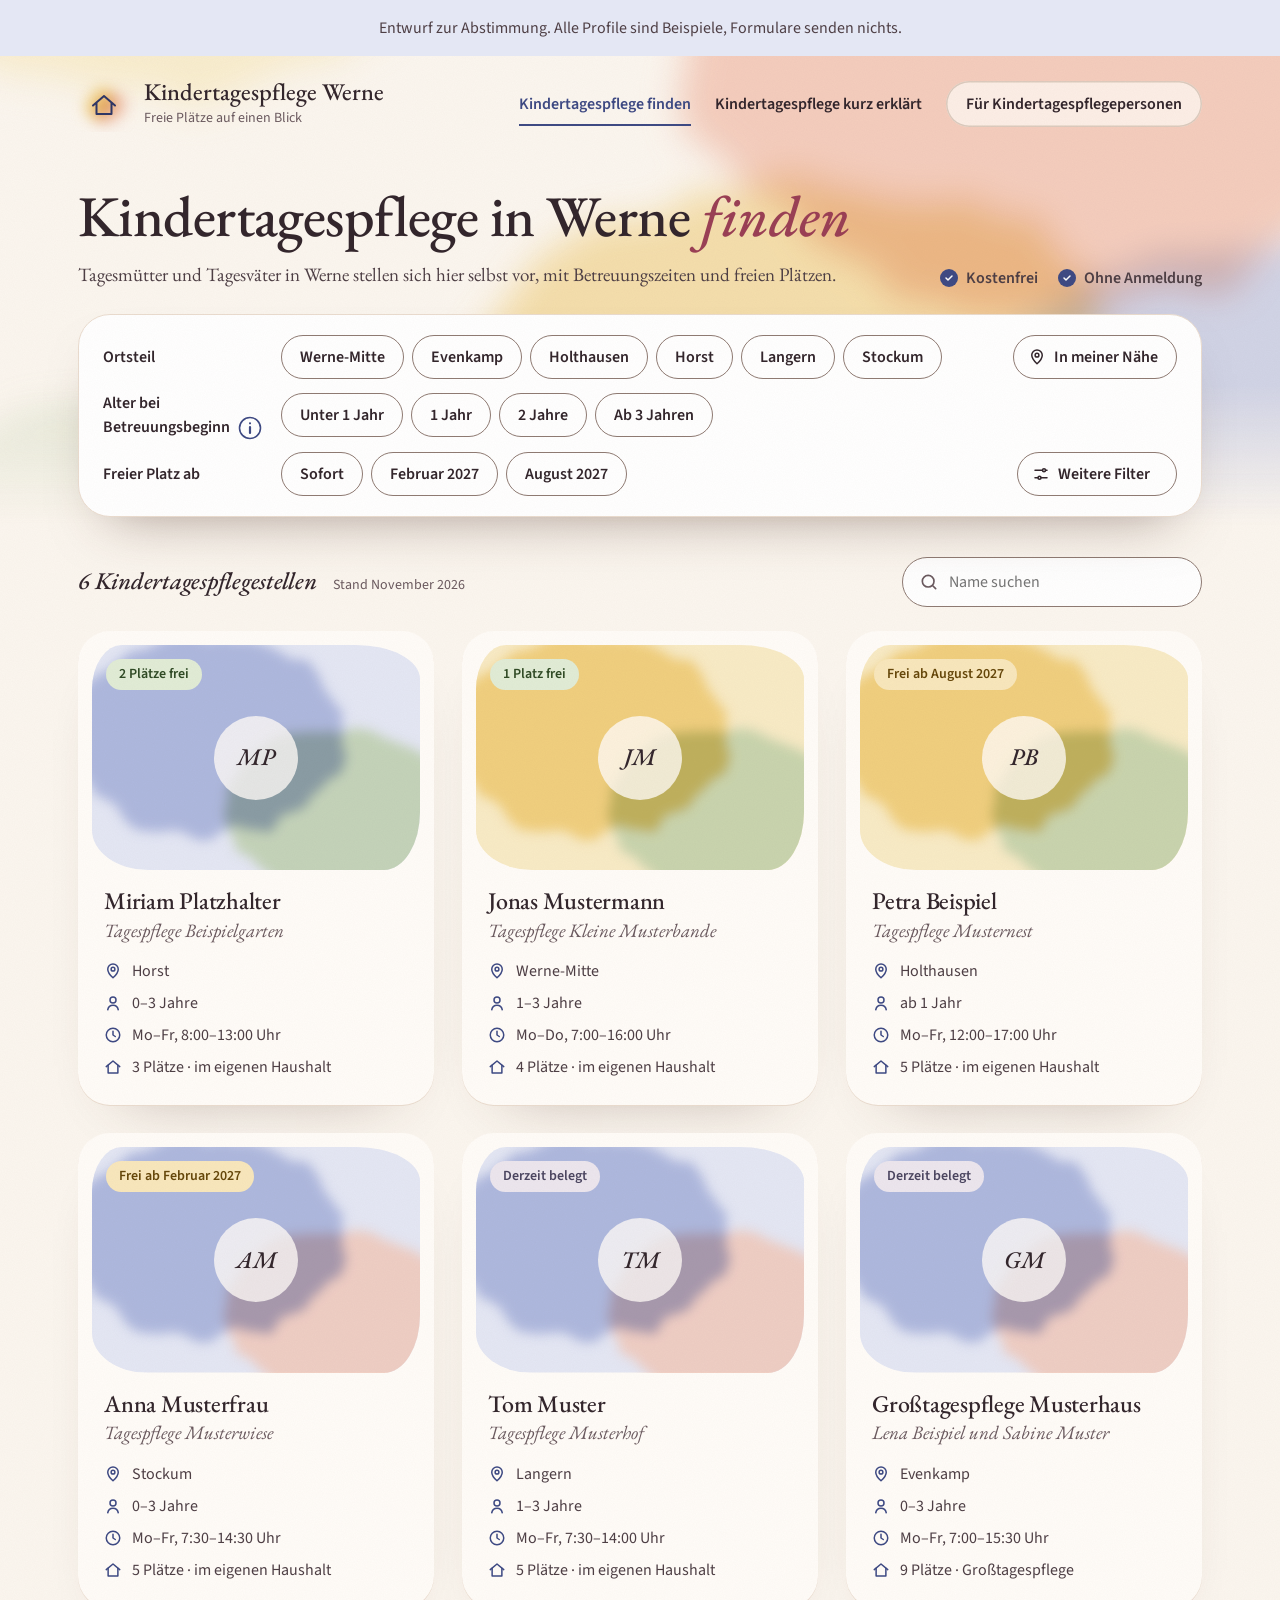
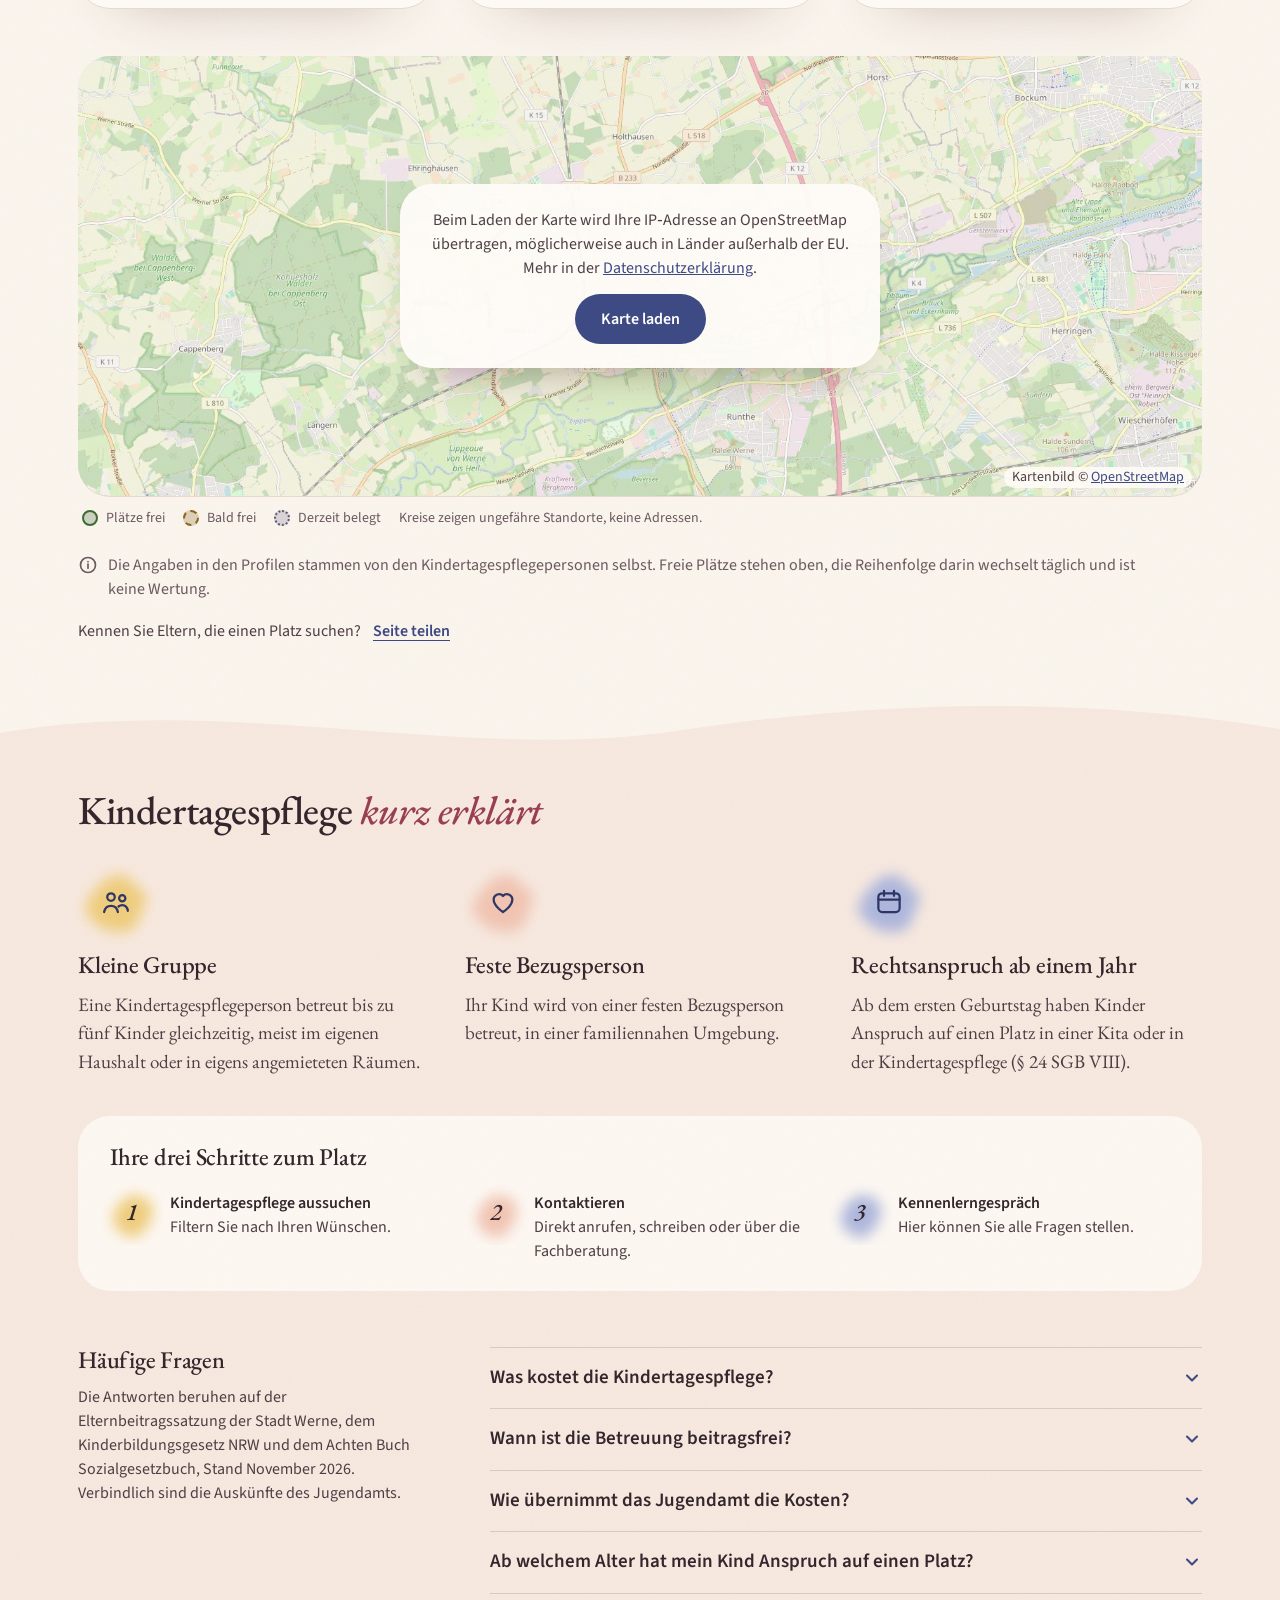
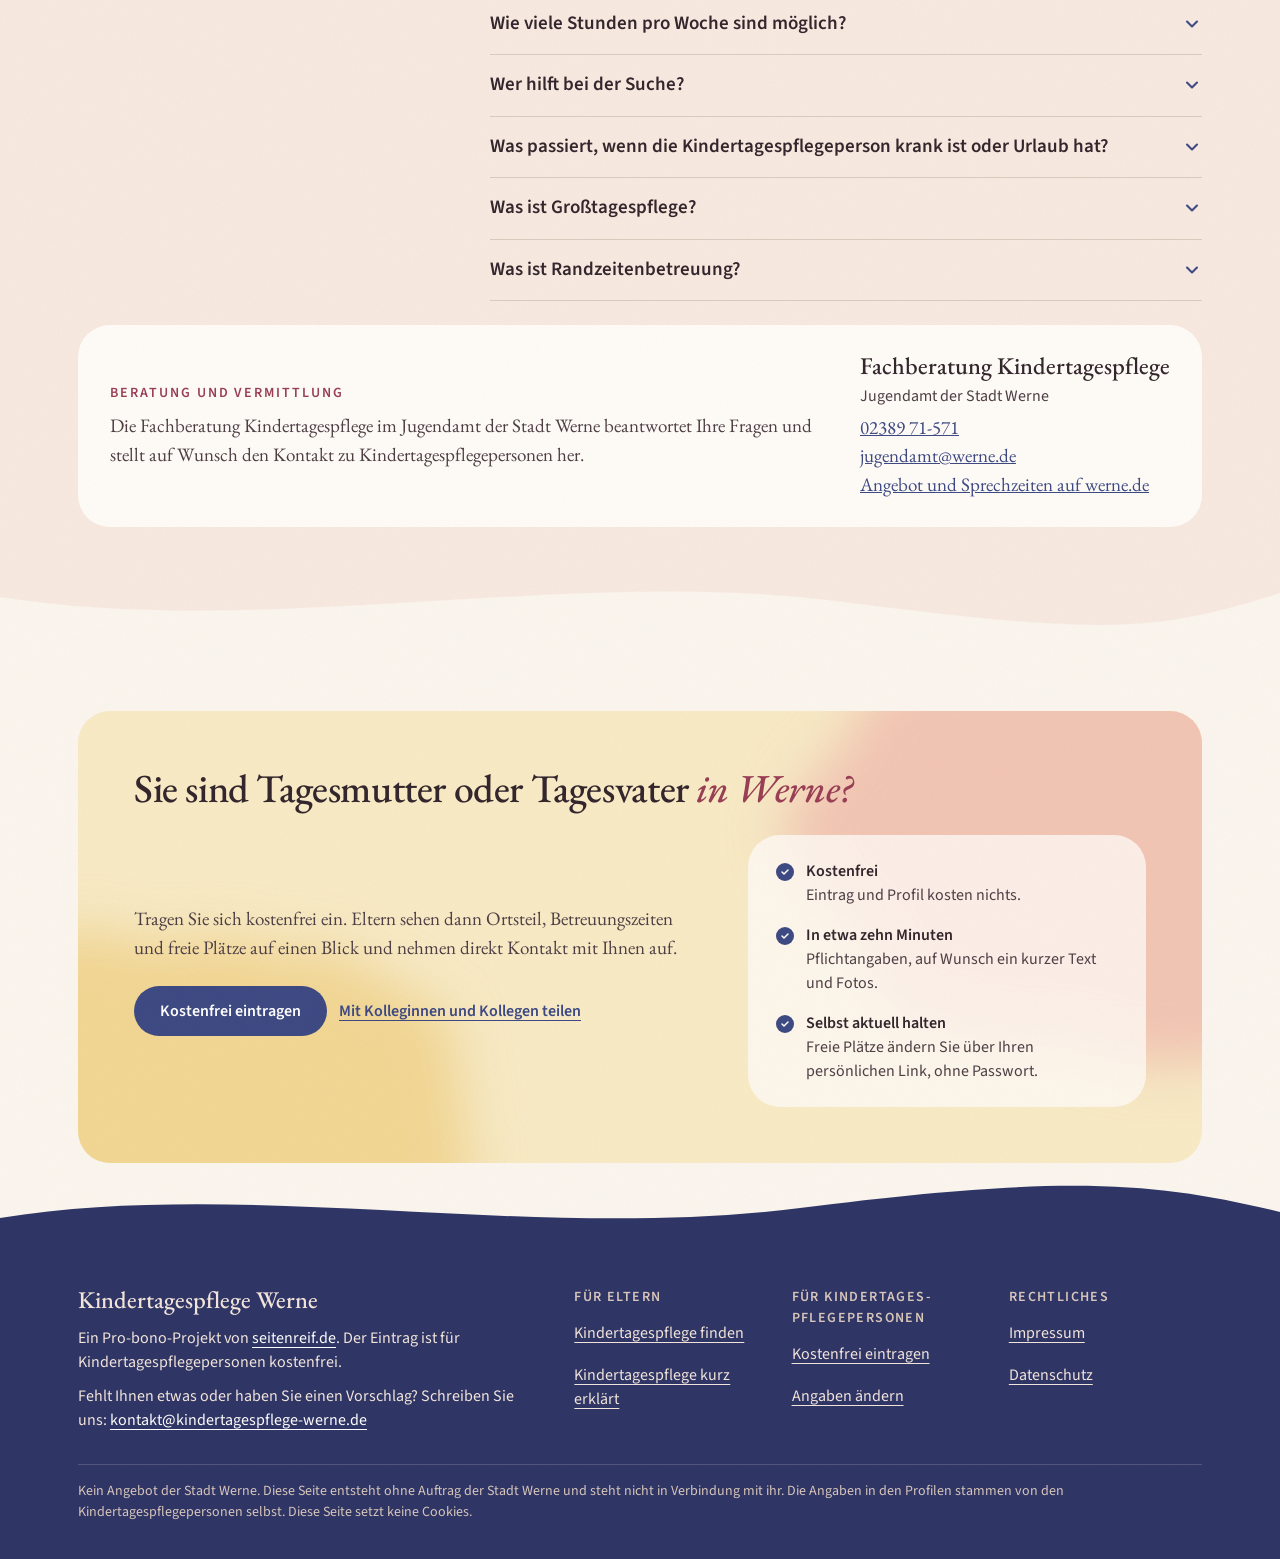
<file: index.html>
<!doctype html>
<html lang="de">
<head>
<meta charset="utf-8">
<meta name="robots" content="noindex, nofollow">
<meta name="viewport" content="width=device-width, initial-scale=1">
<title>Tagesmutter &amp; Tagesvater in Werne · Freie Plätze</title>
<meta name="description" content="Tagesmütter und Tagesväter in Werne (Kreis Unna) im Überblick: freie Plätze, Betreuungszeiten, pädagogische Schwerpunkte und Fotos. Direkt Kontakt aufnehmen.">
<meta property="og:type" content="website">
<meta property="og:site_name" content="Kindertagespflege Werne">
<meta property="og:locale" content="de_DE">
<meta property="og:title" content="Tagesmutter &amp; Tagesvater in Werne · Freie Plätze">
<meta property="og:description" content="Tagesmütter und Tagesväter in Werne (Kreis Unna) im Überblick: freie Plätze, Betreuungszeiten, pädagogische Schwerpunkte und Fotos. Direkt Kontakt aufnehmen.">
<meta property="og:url" content="https://karlschoss-prog.github.io/kindertagespflege-werne-vorschau/">
<meta property="og:image" content="https://karlschoss-prog.github.io/kindertagespflege-werne-vorschau/assets/img/teilen.jpg">
<meta property="og:image:width" content="1200">
<meta property="og:image:height" content="630">
<meta property="og:image:alt" content="Kindertagespflege in Werne auf einen Blick">
<meta name="twitter:card" content="summary_large_image">
<link rel="canonical" href="https://karlschoss-prog.github.io/kindertagespflege-werne-vorschau/">
<link rel="icon" href="assets/img/favicon.svg" type="image/svg+xml">
<link rel="stylesheet" href="assets/css/style.css">
<link rel="stylesheet" href="assets/vendor/leaflet/leaflet.css">
</head>
<body>
<p class="demo" style="margin:0;border-radius:0;text-align:center">Entwurf zur Abstimmung. Alle Profile sind Beispiele, Formulare senden nichts.</p>
<a class="skip" href="#inhalt">Zum Inhalt springen</a>
<svg width="0" height="0" style="position:absolute" aria-hidden="true" focusable="false">
  <defs>
    <filter id="lasur" x="-30%" y="-30%" width="160%" height="160%">
      <feTurbulence type="fractalNoise" baseFrequency="0.007" numOctaves="3" seed="4" result="n"/>
      <feDisplacementMap in="SourceGraphic" in2="n" scale="90" xChannelSelector="R" yChannelSelector="G" result="d"/>
      <feGaussianBlur in="d" stdDeviation="20"/>
    </filter>
    <filter id="lasur-s" x="-30%" y="-30%" width="160%" height="160%">
      <feTurbulence type="fractalNoise" baseFrequency="0.025" numOctaves="2" seed="9" result="n"/>
      <feDisplacementMap in="SourceGraphic" in2="n" scale="26" xChannelSelector="R" yChannelSelector="G" result="d"/>
      <feGaussianBlur in="d" stdDeviation="7"/>
    </filter>
    <filter id="papier">
      <feTurbulence type="fractalNoise" baseFrequency="0.9" numOctaves="2" seed="3"/>
      <feColorMatrix values="0 0 0 0 0.45  0 0 0 0 0.35  0 0 0 0 0.3  0 0 0 0.9 0"/>
    </filter>
  </defs>
</svg>
<div class="page">
<svg class="grain" aria-hidden="true"><rect width="100%" height="100%" filter="url(#papier)"/></svg>
<div class="top">
  <svg class="wash" viewBox="0 0 1440 900" preserveAspectRatio="xMidYMid slice" aria-hidden="true">
    <g filter="url(#lasur)">
      <ellipse cx="1180" cy="170" rx="420" ry="300" fill="#F2C6B4" opacity=".85"/>
      <ellipse cx="900" cy="560" rx="360" ry="230" fill="#F0CF7E" opacity=".6"/>
      <ellipse cx="1380" cy="640" rx="300" ry="240" fill="#AEB8DE" opacity=".55"/>
      <ellipse cx="160" cy="60" rx="320" ry="170" fill="#F8EBC6" opacity=".8"/>
      <ellipse cx="80" cy="760" rx="260" ry="160" fill="#B9CDA5" opacity=".35"/>
    </g>
  </svg>
  <header class="site">
    <div class="wrap">
      <a class="logo" href="index.html" aria-label="Kindertagespflege Werne, zur Startseite">
        <svg class="logo-mark" viewBox="0 0 52 52" aria-hidden="true">
          <g filter="url(#lasur-s)"><circle cx="22" cy="24" r="16" fill="#F0CF7E" style="mix-blend-mode:multiply"/><circle cx="32" cy="28" r="15" fill="#F2C6B4" style="mix-blend-mode:multiply"/></g>
          <path d="M15 27.5 26 18l11 9.5M18.5 25v11h15V25" fill="none" stroke="#2F3666" stroke-width="2" stroke-linecap="round" stroke-linejoin="round"/>
        </svg>
        <span class="logo-text"><strong>Kindertagespflege Werne</strong><span>Freie Plätze auf einen Blick</span></span>
      </a>
      <nav class="main" aria-label="Hauptnavigation">
        <a href="index.html#suche" aria-current="page">Kindertagespflege finden</a>
        <a href="index.html#info">Kindertagespflege kurz erklärt</a>
        <a class="btn btn-quiet" href="eintragen.html"><span class="nur-breit">Für Kindertagespflegepersonen</span><span class="nur-schmal">Eintragen</span></a>
      </nav>
    </div>
  </header>
  <section class="hero" aria-labelledby="hero-h">
    <div class="wrap">
      <div class="hero-kopf">
        <h1 id="hero-h">Kindertagespflege in&nbsp;Werne <em>finden</em></h1>
        <div class="hero-neben">
          <p class="lead">Tagesmütter und Tagesväter in Werne stellen sich hier selbst vor, mit Betreuungszeiten und freien Plätzen.</p>
          <ul class="vertrauen">
            <li>Kostenfrei</li>
            <li>Ohne Anmeldung</li>
          </ul>
        </div>
      </div>
      <!-- Am Rechner Chips mit Beschriftung links, am Handy Ortsteil und Alter als Auswahlliste (spart drei Zeilen).
           Eltern wählen das Alter ihres Kindes bei Betreuungsbeginn, gefiltert wird nach den Altersgruppen der Einträge.
           Das i neben „Alter bei Betreuungsbeginn“ klappt eine Erklärung mit Beispiel auf, am Rechner unter der Zeile (Karl, 06.11.2026).
           Randzeitenbetreuung steht in „Weitere Filter“.
           „Freier Platz ab“ zeigt Sofort und die Monate aus den Einträgen. Gewählt: alle, die spätestens dann frei sind (Vanessa, Karl 09.11.2026).
           Zeile 1: wo (Ortsteil, In meiner Nähe), Zeile 2: Alter, Zeile 3: Freier Platz ab und Weitere Filter. -->
      <div class="filters" id="suche" role="search" aria-label="Kindertagespflegestellen filtern">
        <div class="filter-row f-zeile-ort">
          <span class="filter-label" id="lbl-ort">Ortsteil</span><div class="pills" role="group" aria-labelledby="lbl-ort" id="f-ort"></div>
          <select class="chipwahl" id="s-ort" aria-label="Ortsteil"></select>
          <button type="button" class="pill nah-knopf" id="f-nah" aria-pressed="false"><svg viewBox="0 0 24 24" fill="none" stroke="currentColor" stroke-width="2" stroke-linecap="round" stroke-linejoin="round" aria-hidden="true"><path d="M12 21s-7-6.2-7-11.5A7 7 0 0 1 19 9.5C19 14.8 12 21 12 21z"/><circle cx="12" cy="9.5" r="2.5"/></svg>In meiner Nähe</button>
        </div>
        <div class="filter-row f-zeile-alter">
          <div class="filter-label" id="lbl-alter">Alter bei <span class="nobr">Betreuungsbeginn<button type="button" class="info-knopf" id="alter-info-knopf" aria-expanded="false" aria-controls="alter-info" aria-label="Erklärung zum Alter bei Betreuungsbeginn"><svg viewBox="0 0 24 24" aria-hidden="true"><circle class="info-rund" cx="12" cy="12" r="10.5"/><path class="info-i" d="M12 11v6M12 7.3v.01"/></svg></button></span></div>
          <div class="pills" role="group" aria-label="Alter bei Betreuungsbeginn" aria-describedby="alter-info" id="f-alter"></div>
          <select class="chipwahl" id="s-alter" aria-label="Alter bei Betreuungsbeginn" aria-describedby="alter-info"></select>
          <p class="filter-info" id="alter-info" hidden>Es zählt das Alter bei Betreuungsbeginn, nicht das heutige. Ihr Kind ist heute zehn&nbsp;Monate alt und startet in vier&nbsp;Monaten? Dann wählen Sie „1&nbsp;Jahr“.</p>
        </div>
        <div class="filter-row f-zeile-frei">
          <span class="filter-label" id="lbl-frei">Freier Platz ab</span><div class="pills" role="group" aria-labelledby="lbl-frei" id="f-frei"></div>
          <select class="chipwahl" id="s-frei" aria-label="Freier Platz ab"></select>
          <button type="button" class="pill mehr-knopf" id="f-mehr" aria-haspopup="dialog" aria-controls="mehr-filter"><svg viewBox="0 0 24 24" fill="none" stroke="currentColor" stroke-width="2" stroke-linecap="round" aria-hidden="true"><path d="M4 7h10M18 7h2M4 17h4M12 17h8"/><circle cx="16" cy="7" r="2"/><circle cx="10" cy="17" r="2"/></svg>Weitere Filter<span class="mehr-zahl" id="mehr-zahl"></span></button>
        </div>
        <!-- Gewählte Wünsche aus „Weitere Filter“, jeweils mit × zum Entfernen -->
        <div class="filter-row wunsch-zeile" id="wunsch-zeile" hidden><span class="filter-label">Wünsche</span><div class="wunsch-chips" id="wunsch-chips"></div></div>
        <p class="near-note" id="nah-hinweis" aria-live="polite"></p>
        <div class="filter-fuss" id="filter-fuss" hidden>
          <p class="treffer" id="treffer" aria-live="polite"></p>
          <button type="button" class="linkbtn" id="reset">Filter zurücksetzen</button>
        </div>
      </div>
    </div>
  </section>
</div>
<main id="inhalt">
<section class="find" aria-labelledby="anzahl">
  <div class="wrap">
    <div class="results-head">
      <div class="kopf-links">
        <h2 id="anzahl">Kindertagespflegestellen</h2>
        <span class="stand" id="stand"></span>
      </div>
      <!-- Namenssuche an der Liste statt im Filterkasten: am Handy hinter der Lupe -->
      <button type="button" class="lupe" id="lupe" aria-label="Nach Namen suchen" aria-expanded="false" aria-controls="namensuche"><svg viewBox="0 0 24 24" fill="none" stroke="currentColor" stroke-width="2" stroke-linecap="round" aria-hidden="true"><circle cx="11" cy="11" r="7"/><path d="m20 20-3.5-3.5"/></svg></button>
      <div class="namensuche" id="namensuche">
        <svg viewBox="0 0 24 24" fill="none" stroke="currentColor" stroke-width="2" stroke-linecap="round" aria-hidden="true"><circle cx="11" cy="11" r="7"/><path d="m20 20-3.5-3.5"/></svg>
        <input type="search" id="f-text" placeholder="Name suchen" aria-label="Name oder Kindertagespflegestelle suchen" autocomplete="off">
      </div>
    </div>
    <!-- Solange kein Eintrag freigegeben ist: ohne Filter das Musterprofil (assets/js/musterprofil.js), mit Filter der leere Zustand -->
    <p class="muster-hinweis" id="muster-hinweis" hidden>Die Kindertagespflegepersonen in Werne tragen sich gerade ein. Das Musterprofil zeigt, wie ihre Profile aussehen werden.</p>
    <div class="grid" id="grid"></div>
    <div class="empty" id="leer" hidden>
      <h3 id="leer-titel">Keine Kindertagespflegestelle passt zu dieser Auswahl</h3>
      <p class="small" id="leer-text">Wählen Sie einen anderen Ortsteil oder blenden Sie auch belegte Plätze ein.</p>
      <button type="button" class="btn btn-quiet" id="reset2">Filter zurücksetzen</button>
    </div>

    <div class="map-wrap">
      <div id="karte" class="map" role="region" aria-label="Karte mit ungefähren Standorten der Kindertagespflegestellen"></div>
    </div>
    <div class="map-legend" aria-hidden="true">
      <span><i class="lg-jetzt"></i>Plätze frei</span>
      <span><i class="lg-ab"></i>Bald frei</span>
      <span><i class="lg-keine"></i>Derzeit belegt</span>
      <span>Kreise zeigen ungefähre Standorte, keine Adressen.</span>
    </div>
    <p class="notice"><svg width="20" height="20" viewBox="0 0 24 24" fill="none" stroke="currentColor" stroke-width="2" stroke-linecap="round" stroke-linejoin="round" aria-hidden="true" style="flex:none;margin-top:2px"><circle cx="12" cy="12" r="9"/><path d="M12 11v5"/><path d="M12 8h.01"/></svg>Die Angaben in den Profilen stammen von den Kindertagespflegepersonen selbst. Freie Plätze stehen oben, die Reihenfolge darin wechselt täglich und ist keine Wertung.</p>
    <p class="weitersagen" id="weitersagen" hidden><span>Kennen Sie Eltern, die einen Platz suchen?</span><button type="button" class="linkbtn teilen" id="teilen-seite">Seite teilen</button></p>
  </div>
</section>

<!-- Weitere Filter: Wünsche sortieren statt auszuschließen. Bei 5–20 Einträgen führen mehrere harte Filter fast immer zu 0 Treffern.
     Oben stehen Einträge, die alle Wünsche erfüllen, darunter die übrigen nach Zahl der erfüllten Wünsche. -->
<dialog class="filter-dialog" id="mehr-filter" aria-labelledby="mehr-h">
  <form method="dialog" class="dialog-rahmen">
    <div class="dialog-kopf">
      <h2 id="mehr-h">Weitere Filter</h2>
      <button type="submit" value="zu" class="dialog-zu" aria-label="Schließen"><svg viewBox="0 0 24 24" fill="none" stroke="currentColor" stroke-width="2.2" stroke-linecap="round" aria-hidden="true"><path d="M6 6l12 12M18 6 6 18"/></svg></button>
    </div>
    <div class="dialog-inhalt">
      <p class="dialog-hinweis">Wählen Sie, was Ihnen wichtig ist. Wer alles erfüllt, steht oben, die übrigen folgen darunter. Die Angaben stammen von den Kindertagespflegepersonen selbst.</p>
      <div class="wunsch-gruppen" id="wunsch-gruppen"></div>
    </div>
    <div class="dialog-fuss">
      <p class="dialog-treffer" id="mehr-treffer" aria-live="polite"></p>
      <div class="dialog-knoepfe">
        <button type="button" class="linkbtn" id="mehr-reset">Zurücksetzen</button>
        <button type="submit" value="zeigen" class="btn btn-primary">Ergebnisse anzeigen</button>
      </div>
    </div>
  </form>
</dialog>


<section class="band" id="info" aria-labelledby="info-h">
  <svg class="curve" viewBox="0 0 1440 72" preserveAspectRatio="none" aria-hidden="true" style="background:var(--paper)"><path d="M0 40 C 260 0, 520 70, 760 38 S 1220 4, 1440 36 L1440 72 L0 72 Z" fill="#F8EAE1"/></svg>
  <div class="wrap band-inner">
    <h2 id="info-h" class="h2">Kindertagespflege <em>kurz erklärt</em></h2>
    <div class="info-grid">
      <article class="info-item"><span class="blob-icon"><svg class="b" viewBox="0 0 76 76" aria-hidden="true"><g filter="url(#lasur-s)"><circle cx="38" cy="38" r="28" fill="#F0CF7E"/></g></svg><svg class="i" width="30" height="30" viewBox="0 0 24 24" fill="none" stroke="currentColor" stroke-width="1.8" stroke-linecap="round" stroke-linejoin="round" aria-hidden="true"><circle cx="8" cy="8" r="3"/><circle cx="17" cy="9" r="2.5"/><path d="M2.5 20c.6-3.3 2.8-5 5.5-5s4.9 1.7 5.5 5"/><path d="M14 15.6c.9-.7 1.9-1.1 3-1.1 2.3 0 4 1.5 4.5 4.5"/></svg></span><h3>Kleine Gruppe</h3><p>Eine Kindertagespflegeperson betreut bis zu fünf Kinder gleichzeitig, meist im eigenen Haushalt oder in eigens angemieteten Räumen.</p></article>
      <article class="info-item"><span class="blob-icon"><svg class="b" viewBox="0 0 76 76" aria-hidden="true"><g filter="url(#lasur-s)"><circle cx="38" cy="38" r="28" fill="#F2C6B4"/></g></svg><svg class="i" width="30" height="30" viewBox="0 0 24 24" fill="none" stroke="currentColor" stroke-width="1.8" stroke-linecap="round" stroke-linejoin="round" aria-hidden="true"><path d="M12 20s-7.5-4.6-7.5-10.2A4.3 4.3 0 0 1 12 7.2a4.3 4.3 0 0 1 7.5 2.6C19.5 15.4 12 20 12 20z"/></svg></span><h3>Feste Bezugsperson</h3><p>Ihr Kind wird von einer festen Bezugsperson betreut, in einer familiennahen Umgebung.</p></article>
      <article class="info-item"><span class="blob-icon"><svg class="b" viewBox="0 0 76 76" aria-hidden="true"><g filter="url(#lasur-s)"><circle cx="38" cy="38" r="28" fill="#AEB8DE"/></g></svg><svg class="i" width="30" height="30" viewBox="0 0 24 24" fill="none" stroke="currentColor" stroke-width="1.8" stroke-linecap="round" stroke-linejoin="round" aria-hidden="true"><rect x="3.5" y="5" width="17" height="15" rx="3"/><path d="M8 3v4M16 3v4M3.5 10h17"/></svg></span><h3>Rechtsanspruch ab einem Jahr</h3><p>Ab dem ersten Geburtstag haben Kinder Anspruch auf einen Platz in einer Kita oder in der Kindertagespflege (§ 24 SGB VIII).</p></article>
    </div>
    <section class="schritte-box" aria-labelledby="schritte-h">
      <h3 id="schritte-h">Ihre drei Schritte zum Platz</h3>
      <ol class="schritte-liste">
        <li><span class="dot"><svg viewBox="0 0 56 56" aria-hidden="true"><g filter="url(#lasur-s)"><circle cx="28" cy="28" r="20" fill="#F0CF7E"/></g></svg><span>1</span></span><div><strong>Kindertagespflege aussuchen</strong><span class="t">Filtern Sie nach Ihren Wünschen.</span></div></li>
        <li><span class="dot"><svg viewBox="0 0 56 56" aria-hidden="true"><g filter="url(#lasur-s)"><circle cx="28" cy="28" r="20" fill="#F2C6B4"/></g></svg><span>2</span></span><div><strong>Kontaktieren</strong><span class="t">Direkt anrufen, schreiben oder über die Fachberatung.</span></div></li>
        <li><span class="dot"><svg viewBox="0 0 56 56" aria-hidden="true"><g filter="url(#lasur-s)"><circle cx="28" cy="28" r="20" fill="#AEB8DE"/></g></svg><span>3</span></span><div><strong>Kennenlerngespräch</strong><span class="t">Hier können Sie alle Fragen stellen.</span></div></li>
      </ol>
    </section>
    <section class="faq" aria-labelledby="faq-h">
      <div class="faq-kopf">
        <h3 id="faq-h">Häufige Fragen</h3>
        <p>Die Antworten beruhen auf der Elternbeitragssatzung der Stadt Werne, dem Kinderbildungsgesetz NRW und dem Achten Buch Sozialgesetzbuch, Stand November 2026. Verbindlich sind die Auskünfte des Jugendamts.</p>
      </div>
      <div class="faq-liste">
          <details><summary>Was kostet die Kindertagespflege?</summary><div class="faq-antwort"><p>Sie zahlen einen monatlichen Elternbeitrag an die Stadt Werne. Er richtet sich nach dem Einkommen der Eltern, nach dem Alter Ihres Kindes (unter oder über zwei Jahre) und nach den vereinbarten Wochenstunden. Sind zwei Kinder gleichzeitig in Betreuung, zahlen Sie für das zweite 25 Prozent, ab dem dritten Kind entfällt der Beitrag. Für das Mittagessen kann die Kindertagespflegeperson ein zusätzliches Entgelt verlangen. Die genauen Beträge nennt Ihnen das Jugendamt der Stadt Werne.</p><p class="faq-quelle">Quelle: <a href="https://www.werne.de/de-wAssets/docs/rathaus/politik/ortsrecht/Sonstige/V-10-2024.pdf">Elternbeitragssatzung der Stadt Werne</a>, §§ 3, 6 und 7</p></div></details>
          <details><summary>Wann ist die Betreuung beitragsfrei?</summary><div class="faq-antwort"><p>Wird Ihr Kind bis zum 30. September vier Jahre alt, ist die Betreuung ab dem 1. August desselben Jahres bis zur Einschulung beitragsfrei. Das gilt für Kita und&nbsp;Kindertagespflege.</p><p class="faq-quelle">Quelle: <a href="https://recht.nrw.de/lrgv/gesetz/01082026-gesetz-zur-fruehen-bildung-und-foerderung-von-kindern-kinderbildungsgesetz">Kinderbildungsgesetz NRW</a>, § 50 · <a href="https://www.werne.de/de-wAssets/docs/rathaus/politik/ortsrecht/Sonstige/V-10-2024.pdf">Elternbeitragssatzung</a>, § 7</p></div></details>
          <details><summary>Wie übernimmt das Jugendamt die Kosten?</summary><div class="faq-antwort"><p>Bewilligt das Jugendamt der Stadt Werne die Kindertagespflege, übernimmt es die Kosten. Sie zahlen einen Elternbeitrag als Anteil. Anders als bei einem Kita-Platz können Sie die Kindertagespflege auch kurzfristig beantragen, wenn Sie schnell eine Betreuung brauchen. Den Elternbeitrag setzt das Jugendamt per Bescheid fest, dafür geben Sie eine Erklärung zu Ihrem Einkommen ab. Wie Sie den Antrag stellen, erklärt Ihnen die Fachberatung&nbsp;Kindertagespflege.</p><p class="faq-quelle">Quelle: <a href="https://recht.nrw.de/lrgv/gesetz/01082026-gesetz-zur-fruehen-bildung-und-foerderung-von-kindern-kinderbildungsgesetz">Kinderbildungsgesetz NRW</a>, § 5 Abs. 2 · <a href="https://www.werne.de/de-wAssets/docs/rathaus/politik/ortsrecht/Sonstige/V-10-2024.pdf">Elternbeitragssatzung</a>, §§ 1, 8 und 9</p></div></details>
          <details><summary>Ab welchem Alter hat mein Kind Anspruch auf einen Platz?</summary><div class="faq-antwort"><p>Vom ersten bis zum dritten Geburtstag hat Ihr Kind Anspruch auf Förderung in einer Kita oder in der Kindertagespflege. Vor dem ersten Geburtstag wird ein Kind zum Beispiel gefördert, wenn die Eltern berufstätig sind, Arbeit suchen oder in Ausbildung sind. Ab drei Jahren gilt der Anspruch für einen Platz in einer Kita. Kindertagespflege ist dann bei besonderem Bedarf oder ergänzend möglich.</p><p class="faq-quelle">Quelle: <a href="https://www.gesetze-im-internet.de/sgb_8/__24.html">§ 24 SGB VIII</a></p></div></details>
          <details><summary>Wie viele Stunden pro Woche sind möglich?</summary><div class="faq-antwort"><p>Den Umfang vereinbaren Sie in der Betreuungsvereinbarung als feste Zahl an Wochenstunden. Die Elternbeitragssatzung der Stadt Werne sieht Stufen von 5 bis 45 Stunden pro Woche vor, in Schritten von 5 Stunden. Der Umfang richtet sich nach dem Bedarf Ihres Kindes und Ihrer Familie und kann individuell mit der Kindertagespflegeperson abgesprochen werden.</p><p class="faq-quelle">Quelle: <a href="https://www.werne.de/de-wAssets/docs/rathaus/politik/ortsrecht/Sonstige/V-10-2024.pdf">Elternbeitragssatzung</a>, §§ 2 und 6 · <a href="https://www.gesetze-im-internet.de/sgb_8/__24.html">§ 24 SGB VIII</a></p></div></details>
          <details><summary>Wer hilft bei der Suche?</summary><div class="faq-antwort"><p>Die Fachberatung Kindertagespflege im Jugendamt der Stadt Werne berät Sie zur passenden Betreuungsform, hilft bei der Suche und vermittelt auf Wunsch. Ihre Kontaktdaten stehen unten auf dieser Seite.</p><p class="faq-quelle">Quelle: <a data-cfg-href="beratung.url">Angebote der Stadt Werne</a></p></div></details>
          <details><summary>Was passiert, wenn die Kindertagespflegeperson krank ist oder Urlaub hat?</summary><div class="faq-antwort"><p>Fällt die Kindertagespflegeperson aus, muss das Jugendamt rechtzeitig eine andere Betreuung für Ihr Kind sicherstellen. Urlaub und absehbare Ausfälle stimmen Sie früh mit der Kindertagespflegeperson ab. Wie die Vertretung in Werne geregelt ist, erklärt Ihnen die Fachberatung Kindertagespflege. In den Profilen sehen Sie, wer eine feste Vertretung angibt.</p><p class="faq-quelle">Quelle: <a href="https://recht.nrw.de/lrgv/gesetz/01082026-gesetz-zur-fruehen-bildung-und-foerderung-von-kindern-kinderbildungsgesetz">Kinderbildungsgesetz NRW</a>, § 23</p></div></details>
          <details><summary>Was ist Großtagespflege?</summary><div class="faq-antwort"><p>In einer Großtagespflege arbeiten bis zu drei Kindertagespflegepersonen zusammen und betreuen höchstens neun Kinder gleichzeitig. Jedes Kind ist vertraglich und pädagogisch einer bestimmten Kindertagespflegeperson zugeordnet.</p><p class="faq-quelle">Quelle: <a href="https://recht.nrw.de/lrgv/gesetz/01082026-gesetz-zur-fruehen-bildung-und-foerderung-von-kindern-kinderbildungsgesetz">Kinderbildungsgesetz NRW</a>, § 22</p></div></details>
          <details><summary>Was ist Randzeitenbetreuung?</summary><div class="faq-antwort"><p>Randzeitenbetreuung ist Kindertagespflege vor oder nach den Öffnungszeiten einer Kita oder Offenen Ganztagsschule, zum Beispiel im Anschluss an die Kita oder die Schule. Das Kinderbildungsgesetz NRW nennt sie ergänzende Kindertagespflege. Das Jugendamt kann sie auf Ihren Antrag bewilligen, wenn Ihr Kind aus familiären Gründen regelmäßig mehr als eine Stunde außerhalb der Öffnungszeit betreut werden muss.</p><p class="faq-quelle">Quelle: <a href="https://recht.nrw.de/lrgv/gesetz/01082026-gesetz-zur-fruehen-bildung-und-foerderung-von-kindern-kinderbildungsgesetz">Kinderbildungsgesetz NRW</a>, § 23</p></div></details>
      </div>
    </section>
    <div class="contact-card">
      <div style="flex:1 1 420px">
        <p class="eyebrow" style="margin-bottom:8px">Beratung und Vermittlung</p>
        <p style="color:var(--ink-2)">Die Fachberatung Kindertagespflege im Jugendamt der Stadt Werne beantwortet Ihre Fragen und stellt auf Wunsch den Kontakt zu Kindertagespflegepersonen her.</p>
      </div>
      <div style="flex:0 1 auto">
        <p class="who" data-cfg="beratung.name">Fachberatung Kindertagespflege</p>
        <p class="small" style="color:var(--ink-2);margin-top:4px" data-cfg="beratung.titel"></p>
        <p style="margin-top:6px"><a data-cfg="beratung.telefon" data-cfg-href="beratung.telefon"></a></p>
        <p><a data-cfg="beratung.email" data-cfg-href="beratung.email"></a></p>
        <p><a data-cfg-href="beratung.url">Angebot und Sprechzeiten auf werne.de</a></p>
      </div>
    </div>
  </div>
  <svg class="curve" viewBox="0 0 1440 72" preserveAspectRatio="none" aria-hidden="true" style="background:#F8EAE1"><path d="M0 30 C 300 72, 640 0, 940 34 S 1300 66, 1440 26 L1440 72 L0 72 Z" fill="#FBF6EF"/></svg>
</section>

<div class="wrap">
  <section class="cta" aria-labelledby="cta-h">
    <svg viewBox="0 0 1200 360" preserveAspectRatio="xMidYMid slice" aria-hidden="true"><g filter="url(#lasur)"><ellipse cx="1040" cy="80" rx="320" ry="200" fill="#F2C6B4" style="mix-blend-mode:multiply"/><ellipse cx="180" cy="330" rx="300" ry="160" fill="#F0CF7E" opacity=".7" style="mix-blend-mode:multiply"/></g></svg>
    <h2 id="cta-h">Sie sind Tagesmutter oder Tagesvater <em>in Werne?</em></h2>
    <div class="cta-text">
      <p>Tragen Sie sich kostenfrei ein. Eltern sehen dann Ortsteil, Betreuungszeiten und freie Plätze auf einen Blick und nehmen direkt Kontakt mit Ihnen auf.</p>
      <div class="actions"><a class="btn btn-primary" href="eintragen.html">Kostenfrei eintragen</a><button type="button" class="linkbtn teilen" id="teilen-kolleg" hidden>Mit Kolleginnen und Kollegen teilen</button></div>
    </div>
    <ul class="cta-punkte">
      <li><strong>Kostenfrei</strong><span>Eintrag und Profil kosten nichts.</span></li>
      <li><strong>In etwa zehn Minuten</strong><span>Pflichtangaben, auf Wunsch ein kurzer Text und Fotos.</span></li>
      <li><strong>Selbst aktuell halten</strong><span>Freie Plätze ändern Sie über Ihren persönlichen Link, ohne Passwort.</span></li>
    </ul>
  </section>
</div>
</main>
<footer class="site">
  <svg class="curve" viewBox="0 0 1440 72" preserveAspectRatio="none" aria-hidden="true"><path d="M0 46 C 280 6, 600 70, 900 36 S 1300 10, 1440 40 L1440 72 L0 72 Z" fill="#2F3666"/></svg>
  <div class="wrap fuss">
    <div class="fuss-marke">
      <strong>Kindertagespflege Werne</strong>
      <p>Ein Pro-bono-Projekt von <a href="https://www.seitenreif.de">seitenreif.de</a>. Der Eintrag ist für Kindertagespflegepersonen kostenfrei.</p>
      <p class="fuss-feedback">Fehlt Ihnen etwas oder haben Sie einen Vorschlag? Schreiben Sie uns: <a data-cfg="betreiber.feedback" data-cfg-href="betreiber.feedback">[E-Mail für Feedback]</a></p>
    </div>
    <nav class="fuss-nav" aria-label="Weitere Seiten">
      <div><p class="fuss-titel">Für Eltern</p><ul><li><a href="index.html#suche">Kindertagespflege finden</a></li><li><a href="index.html#info">Kindertagespflege kurz erklärt</a></li></ul></div>
      <div><p class="fuss-titel">Für Kindertages&shy;pflege&shy;personen</p><ul><li><a href="eintragen.html">Kostenfrei eintragen</a></li><li><a href="aendern.html">Angaben ändern</a></li></ul></div>
      <div><p class="fuss-titel">Rechtliches</p><ul><li><a href="impressum.html">Impressum</a></li><li><a href="datenschutz.html">Datenschutz</a></li></ul></div>
    </nav>
  </div>
  <div class="wrap disclaimer">
    <p>Kein Angebot der Stadt Werne. Diese Seite entsteht ohne Auftrag der Stadt Werne und steht nicht in Verbindung mit ihr. Die Angaben in den Profilen stammen von den Kindertagespflegepersonen selbst. Diese Seite setzt keine Cookies.</p>
  </div>
</footer>
</div>
<script src="assets/vendor/leaflet/leaflet.js"></script>
<script src="assets/js/config.js"></script>
<script src="assets/js/common.js"></script>
<script src="assets/js/musterprofil.js"></script>
<script src="assets/js/uebersicht.js"></script>
</body>
</html>
</file>
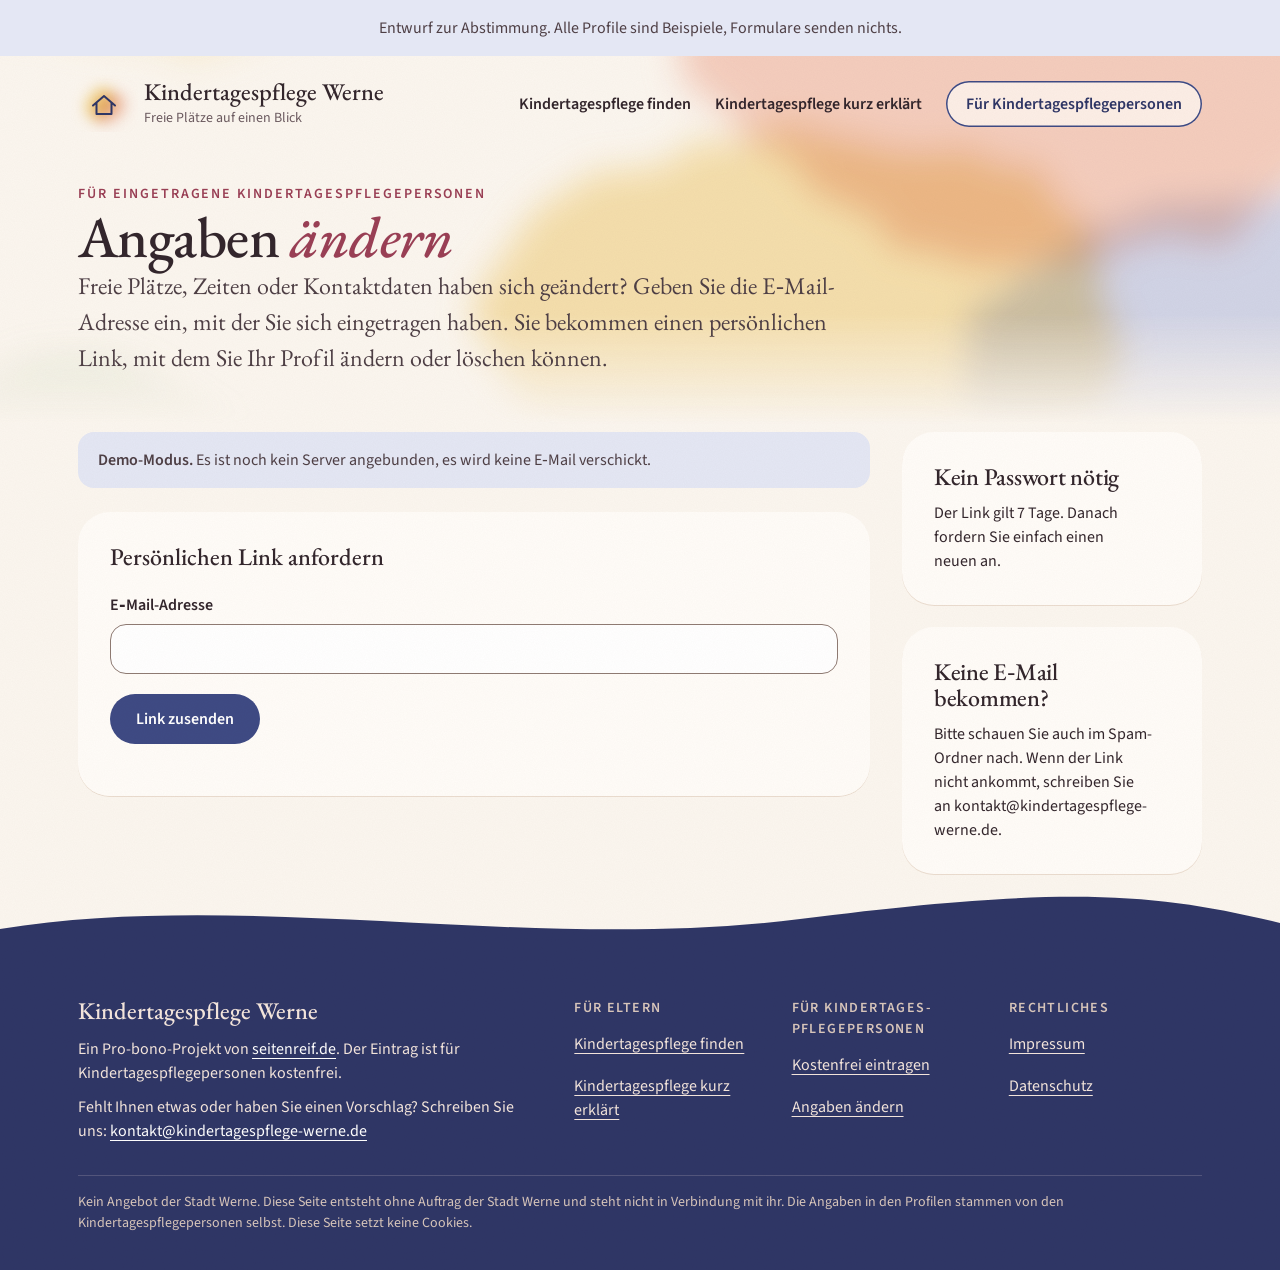
<file: aendern.html>
<!doctype html>
<html lang="de">
<head>
<meta charset="utf-8">
<meta name="robots" content="noindex, nofollow">
<meta name="viewport" content="width=device-width, initial-scale=1">
<title>Angaben ändern · Kindertagespflege Werne</title>
<meta name="description" content="Persönlichen Link zum Ändern des Eintrags anfordern.">
<meta property="og:type" content="website">
<meta property="og:site_name" content="Kindertagespflege Werne">
<meta property="og:locale" content="de_DE">
<meta property="og:title" content="Angaben ändern · Kindertagespflege Werne">
<meta property="og:description" content="Persönlichen Link zum Ändern des Eintrags anfordern.">
<meta property="og:image" content="https://karlschoss-prog.github.io/kindertagespflege-werne-vorschau/assets/img/teilen.jpg">
<meta property="og:image:width" content="1200">
<meta property="og:image:height" content="630">
<meta property="og:image:alt" content="Kindertagespflege in Werne auf einen Blick">
<meta name="twitter:card" content="summary_large_image">
<link rel="icon" href="assets/img/favicon.svg" type="image/svg+xml">
<link rel="stylesheet" href="assets/css/style.css">
<meta name="robots" content="noindex">
</head>
<body>
<p class="demo" style="margin:0;border-radius:0;text-align:center">Entwurf zur Abstimmung. Alle Profile sind Beispiele, Formulare senden nichts.</p>
<a class="skip" href="#inhalt">Zum Inhalt springen</a>
<svg width="0" height="0" style="position:absolute" aria-hidden="true" focusable="false">
  <defs>
    <filter id="lasur" x="-30%" y="-30%" width="160%" height="160%">
      <feTurbulence type="fractalNoise" baseFrequency="0.007" numOctaves="3" seed="4" result="n"/>
      <feDisplacementMap in="SourceGraphic" in2="n" scale="90" xChannelSelector="R" yChannelSelector="G" result="d"/>
      <feGaussianBlur in="d" stdDeviation="20"/>
    </filter>
    <filter id="lasur-s" x="-30%" y="-30%" width="160%" height="160%">
      <feTurbulence type="fractalNoise" baseFrequency="0.025" numOctaves="2" seed="9" result="n"/>
      <feDisplacementMap in="SourceGraphic" in2="n" scale="26" xChannelSelector="R" yChannelSelector="G" result="d"/>
      <feGaussianBlur in="d" stdDeviation="7"/>
    </filter>
    <filter id="papier">
      <feTurbulence type="fractalNoise" baseFrequency="0.9" numOctaves="2" seed="3"/>
      <feColorMatrix values="0 0 0 0 0.45  0 0 0 0 0.35  0 0 0 0 0.3  0 0 0 0.9 0"/>
    </filter>
  </defs>
</svg>
<div class="page">
<svg class="grain" aria-hidden="true"><rect width="100%" height="100%" filter="url(#papier)"/></svg>
<div class="top">
  <svg class="wash" viewBox="0 0 1440 900" preserveAspectRatio="xMidYMid slice" aria-hidden="true">
    <g filter="url(#lasur)">
      <ellipse cx="1180" cy="170" rx="420" ry="300" fill="#F2C6B4" opacity=".85"/>
      <ellipse cx="900" cy="560" rx="360" ry="230" fill="#F0CF7E" opacity=".6"/>
      <ellipse cx="1380" cy="640" rx="300" ry="240" fill="#AEB8DE" opacity=".55"/>
      <ellipse cx="160" cy="60" rx="320" ry="170" fill="#F8EBC6" opacity=".8"/>
      <ellipse cx="80" cy="760" rx="260" ry="160" fill="#B9CDA5" opacity=".35"/>
    </g>
  </svg>
  <header class="site">
    <div class="wrap">
      <a class="logo" href="index.html" aria-label="Kindertagespflege Werne, zur Startseite">
        <svg class="logo-mark" viewBox="0 0 52 52" aria-hidden="true">
          <g filter="url(#lasur-s)"><circle cx="22" cy="24" r="16" fill="#F0CF7E" style="mix-blend-mode:multiply"/><circle cx="32" cy="28" r="15" fill="#F2C6B4" style="mix-blend-mode:multiply"/></g>
          <path d="M15 27.5 26 18l11 9.5M18.5 25v11h15V25" fill="none" stroke="#2F3666" stroke-width="2" stroke-linecap="round" stroke-linejoin="round"/>
        </svg>
        <span class="logo-text"><strong>Kindertagespflege Werne</strong><span>Freie Plätze auf einen Blick</span></span>
      </a>
      <nav class="main" aria-label="Hauptnavigation">
        <a href="index.html#suche">Kindertagespflege finden</a>
        <a href="index.html#info">Kindertagespflege kurz erklärt</a>
        <a class="btn btn-quiet" href="eintragen.html" aria-current="page"><span class="nur-breit">Für Kindertagespflegepersonen</span><span class="nur-schmal">Eintragen</span></a>
      </nav>
    </div>
  </header>
  <section class="hero" style="padding-bottom:48px">
    <div class="wrap">
      <div class="hero-text" style="max-width:780px">
        <p class="eyebrow">Für eingetragene Kindertagespflegepersonen</p>
        <h1>Angaben <em>ändern</em></h1>
        <p class="lead">Freie Plätze, Zeiten oder Kontaktdaten haben sich geändert? Geben Sie die E‑Mail-Adresse ein, mit der Sie sich eingetragen haben. Sie bekommen einen persönlichen Link, mit dem Sie Ihr Profil ändern oder löschen können.</p>
      </div>
    </div>
  </section>
</div>
<main id="inhalt">
<div class="wrap form-layout">
  <form class="entry" id="link-form" novalidate>
    <p class="demo" id="demo-hinweis" hidden><strong>Demo-Modus.</strong> Es ist noch kein Server angebunden, es wird keine E‑Mail verschickt.</p>
    <fieldset>
      <legend>Persönlichen Link anfordern</legend>
      <div class="field"><label for="email">E‑Mail-Adresse</label><input id="email" name="email" type="email" autocomplete="email" required></div>
      <div style="position:absolute;left:-9999px" aria-hidden="true"><label>Firma <input type="text" name="firma" tabindex="-1" autocomplete="off"></label></div>
      <div><button type="submit" class="btn btn-primary">Link zusenden</button></div>
      <div id="link-meldung" aria-live="polite"></div>
    </fieldset>
  </form>
  <aside class="form-side">
    <section class="box"><h2>Kein Passwort nötig</h2><p>Der Link gilt 7 Tage. Danach fordern Sie einfach einen neuen an.</p></section>
    <section class="box"><h2>Keine E‑Mail bekommen?</h2><p>Bitte schauen Sie auch im Spam-Ordner nach. Wenn der Link nicht ankommt, schreiben Sie an <span data-cfg="betreiber.kontakt"></span>.</p></section>
  </aside>
</div>
</main>
<footer class="site">
  <svg class="curve" viewBox="0 0 1440 72" preserveAspectRatio="none" aria-hidden="true"><path d="M0 46 C 280 6, 600 70, 900 36 S 1300 10, 1440 40 L1440 72 L0 72 Z" fill="#2F3666"/></svg>
  <div class="wrap fuss">
    <div class="fuss-marke">
      <strong>Kindertagespflege Werne</strong>
      <p>Ein Pro-bono-Projekt von <a href="https://www.seitenreif.de">seitenreif.de</a>. Der Eintrag ist für Kindertagespflegepersonen kostenfrei.</p>
      <p class="fuss-feedback">Fehlt Ihnen etwas oder haben Sie einen Vorschlag? Schreiben Sie uns: <a data-cfg="betreiber.feedback" data-cfg-href="betreiber.feedback">[E-Mail für Feedback]</a></p>
    </div>
    <nav class="fuss-nav" aria-label="Weitere Seiten">
      <div><p class="fuss-titel">Für Eltern</p><ul><li><a href="index.html#suche">Kindertagespflege finden</a></li><li><a href="index.html#info">Kindertagespflege kurz erklärt</a></li></ul></div>
      <div><p class="fuss-titel">Für Kindertages&shy;pflege&shy;personen</p><ul><li><a href="eintragen.html">Kostenfrei eintragen</a></li><li><a href="aendern.html">Angaben ändern</a></li></ul></div>
      <div><p class="fuss-titel">Rechtliches</p><ul><li><a href="impressum.html">Impressum</a></li><li><a href="datenschutz.html">Datenschutz</a></li></ul></div>
    </nav>
  </div>
  <div class="wrap disclaimer">
    <p>Kein Angebot der Stadt Werne. Diese Seite entsteht ohne Auftrag der Stadt Werne und steht nicht in Verbindung mit ihr. Die Angaben in den Profilen stammen von den Kindertagespflegepersonen selbst. Diese Seite setzt keine Cookies.</p>
  </div>
</footer>
</div>
<script src="assets/js/config.js"></script>
<script src="assets/js/common.js"></script>
<script src="assets/js/aendern.js"></script>
</body>
</html>
</file>
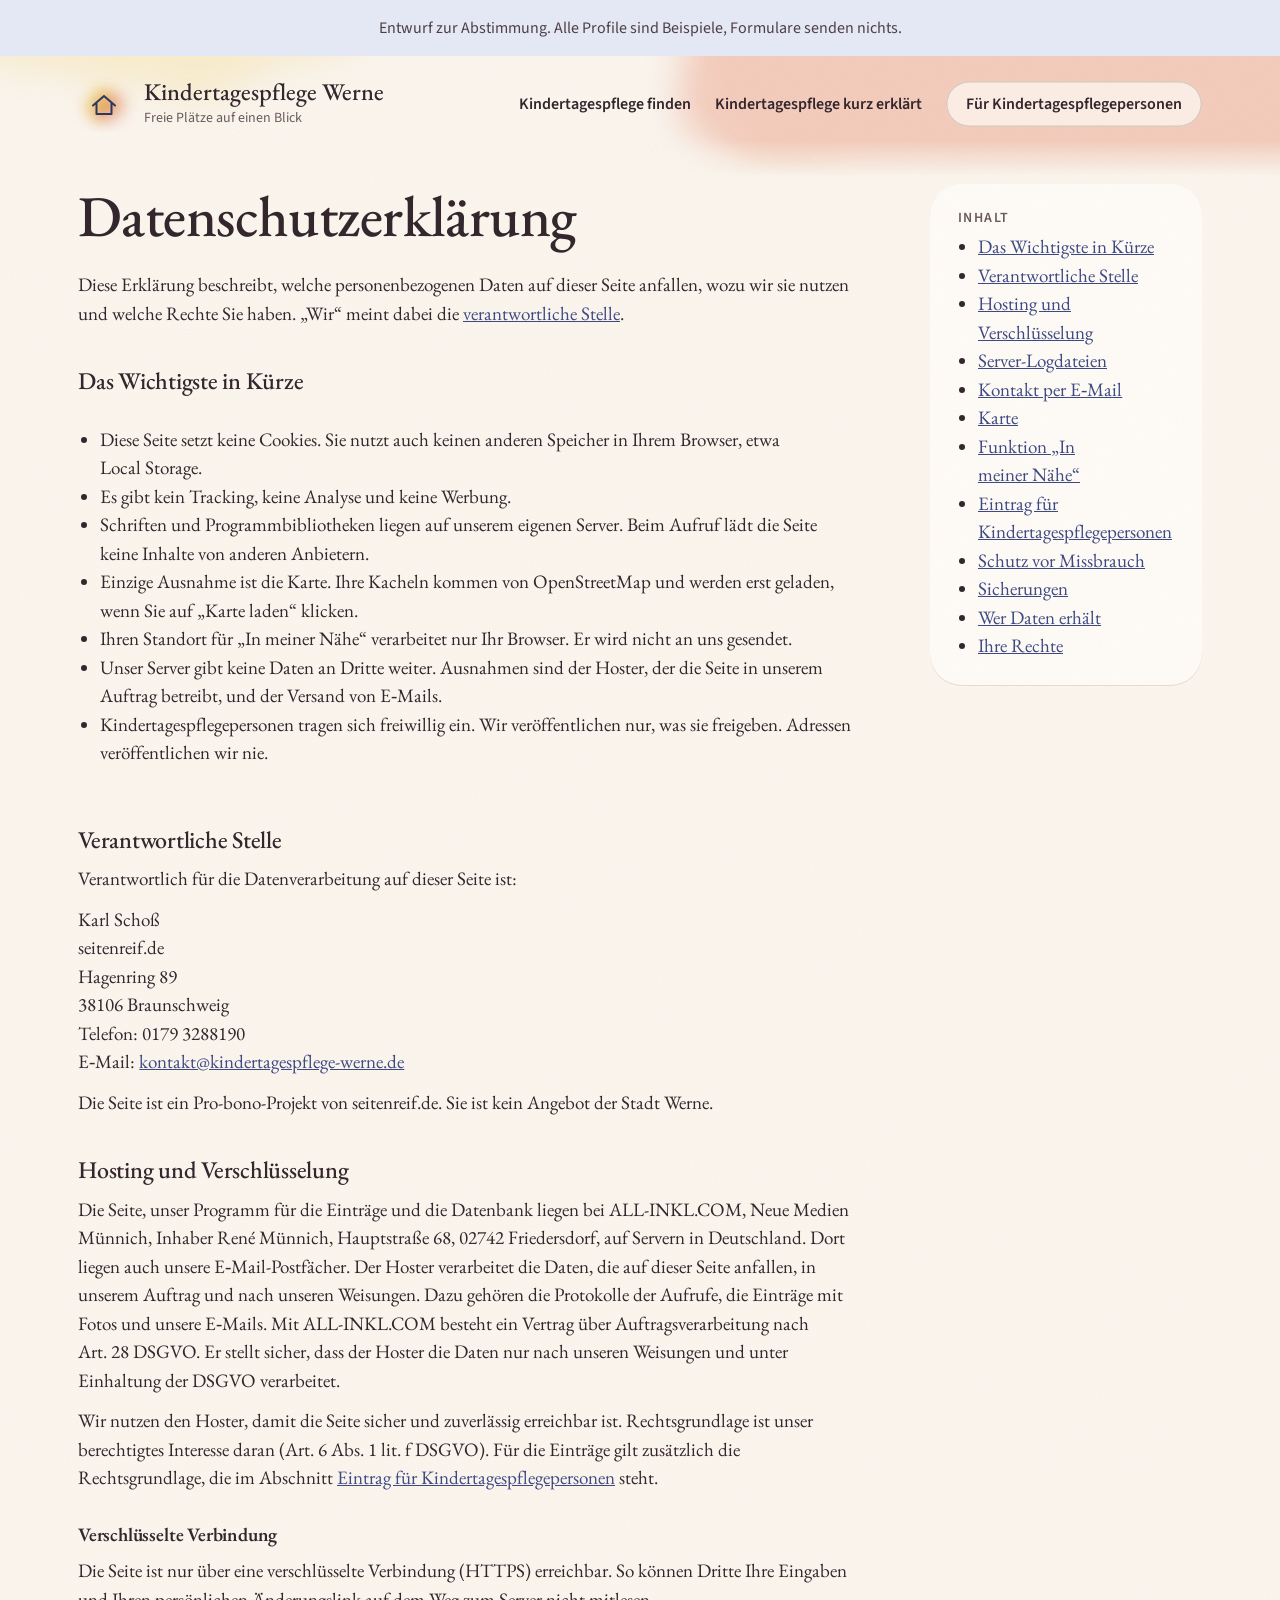
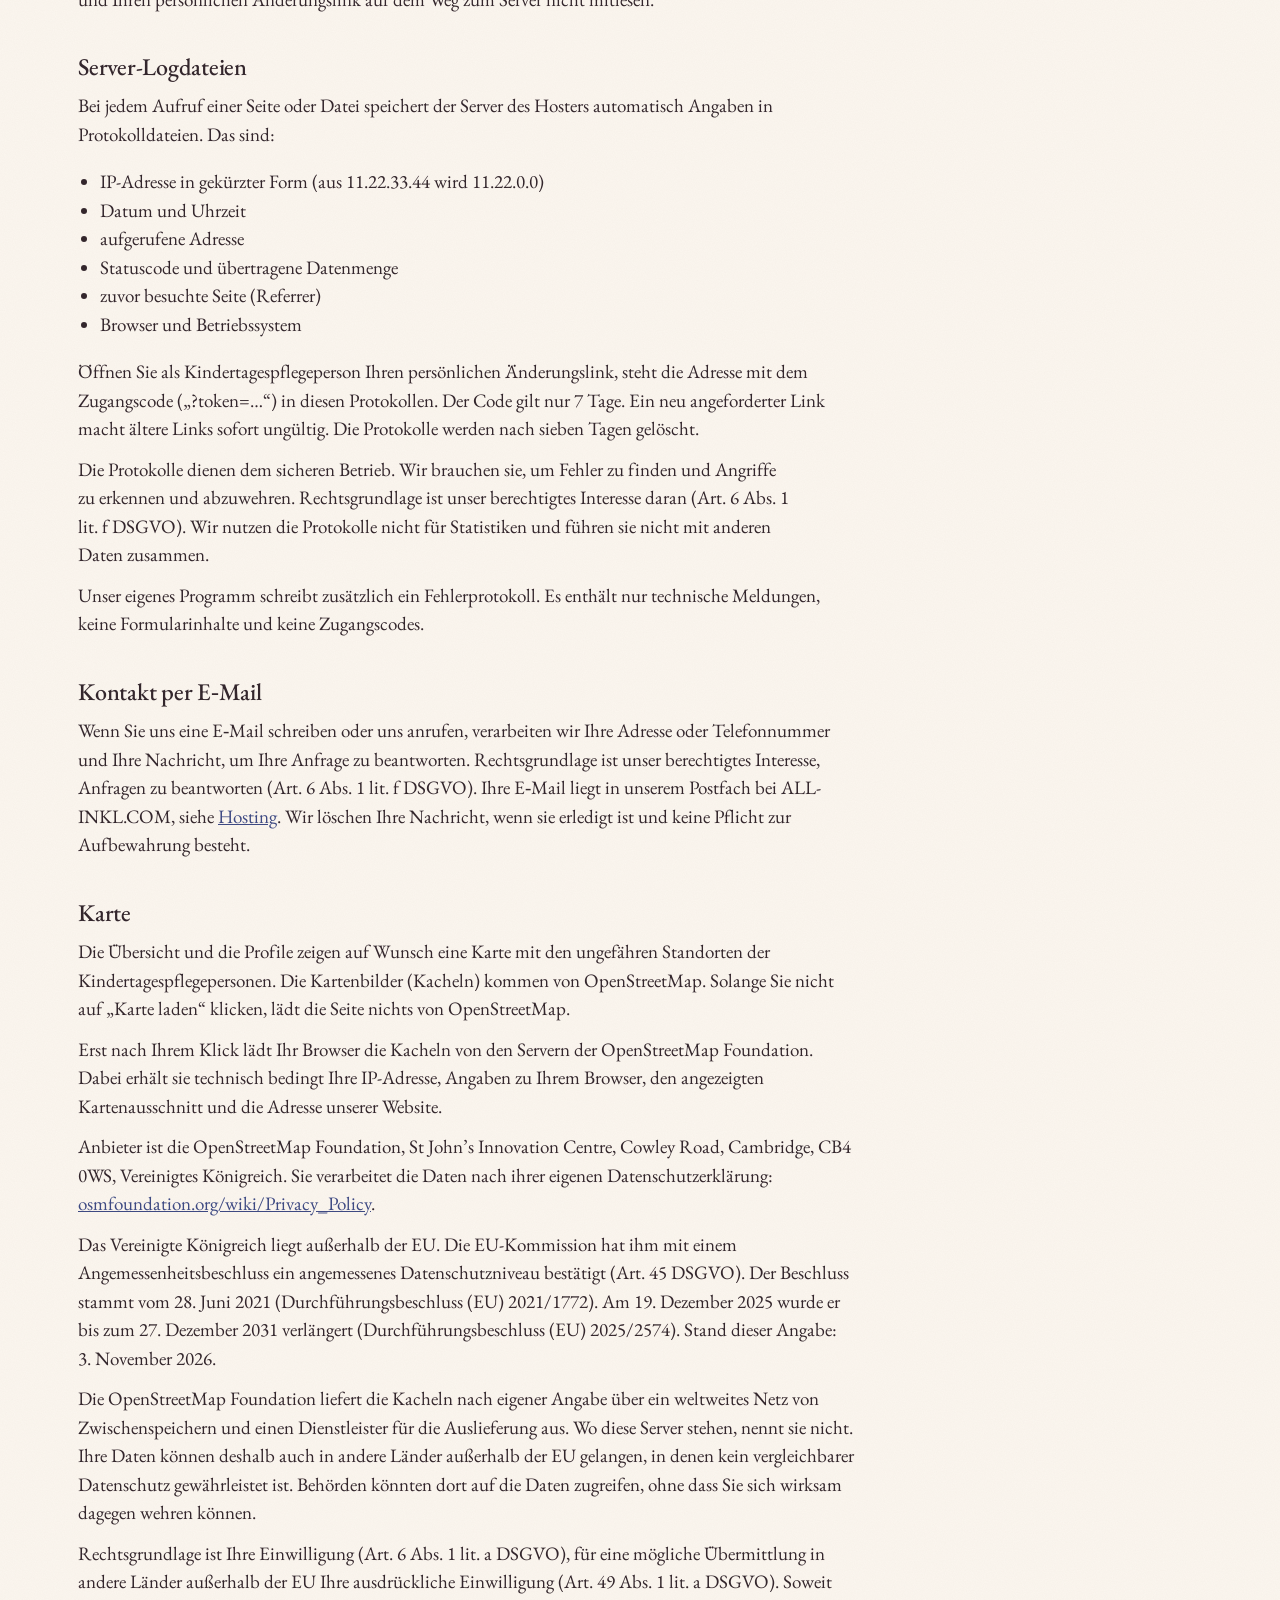
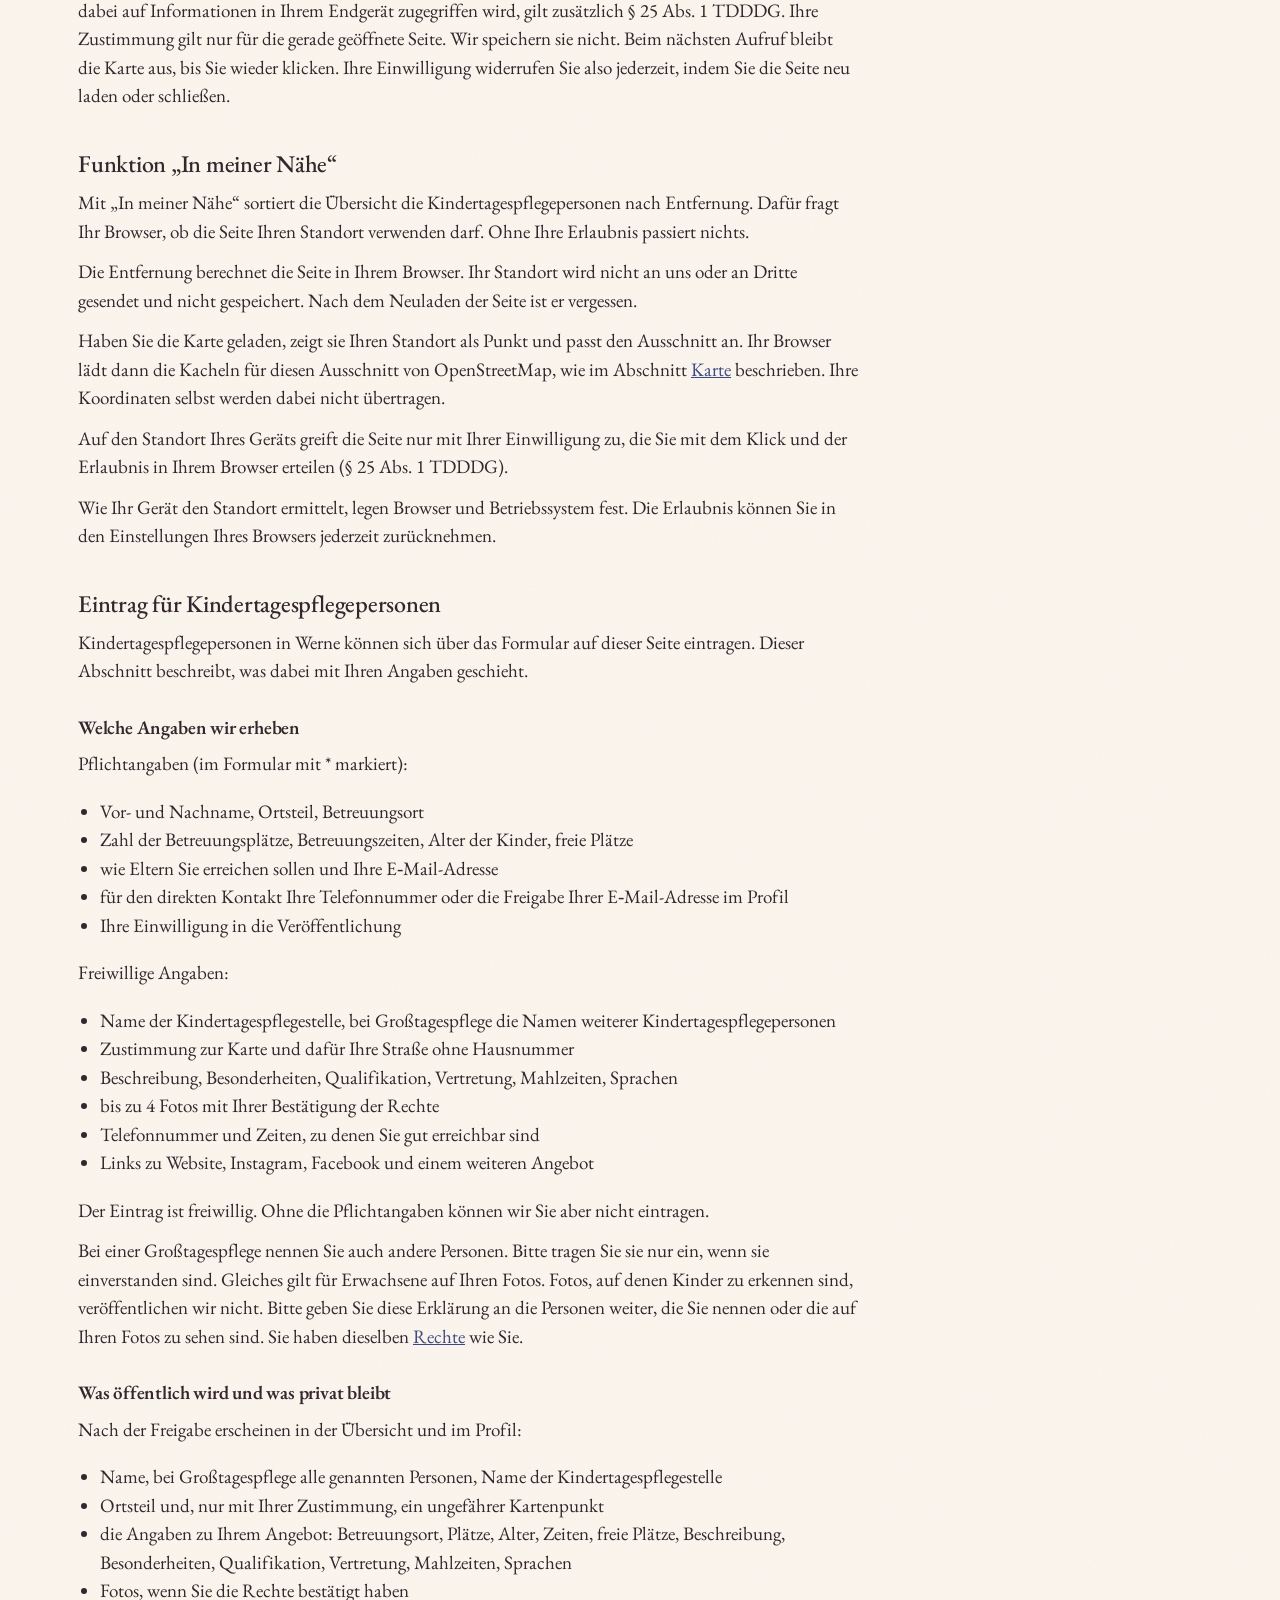
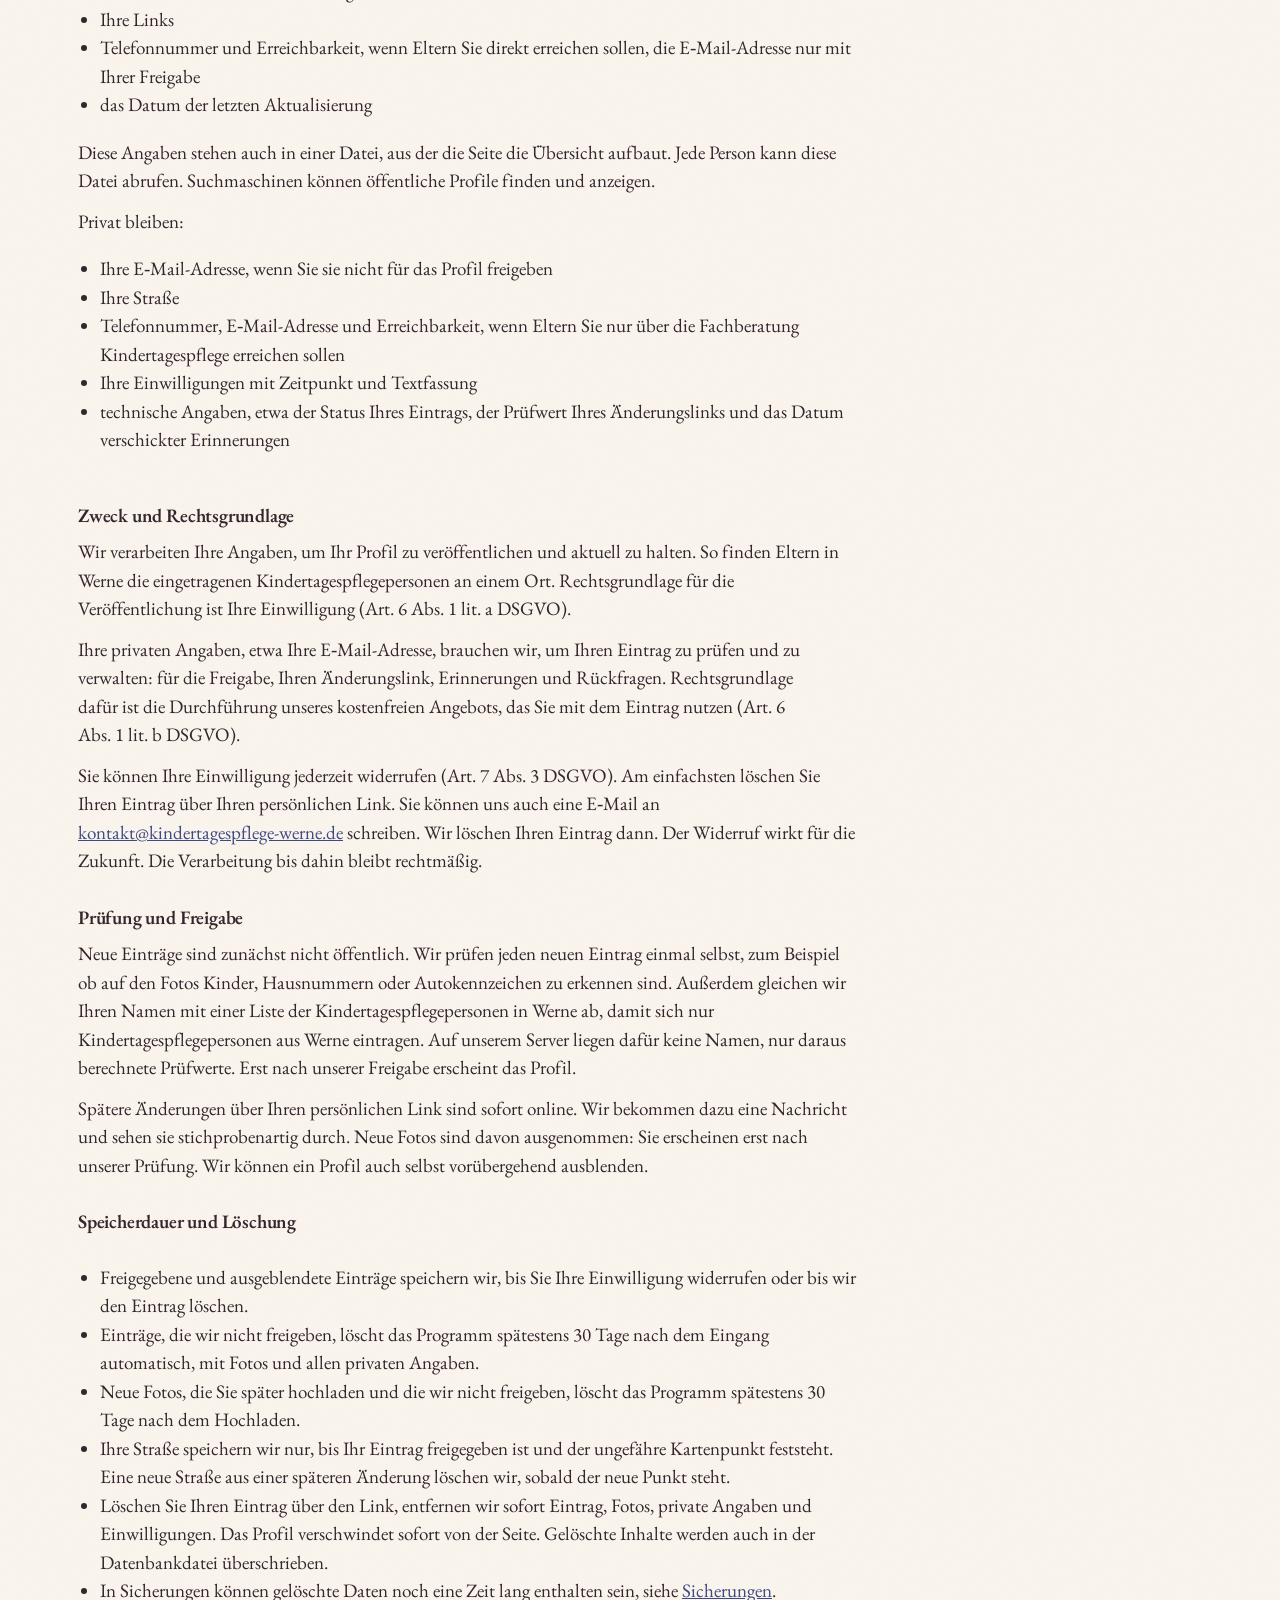
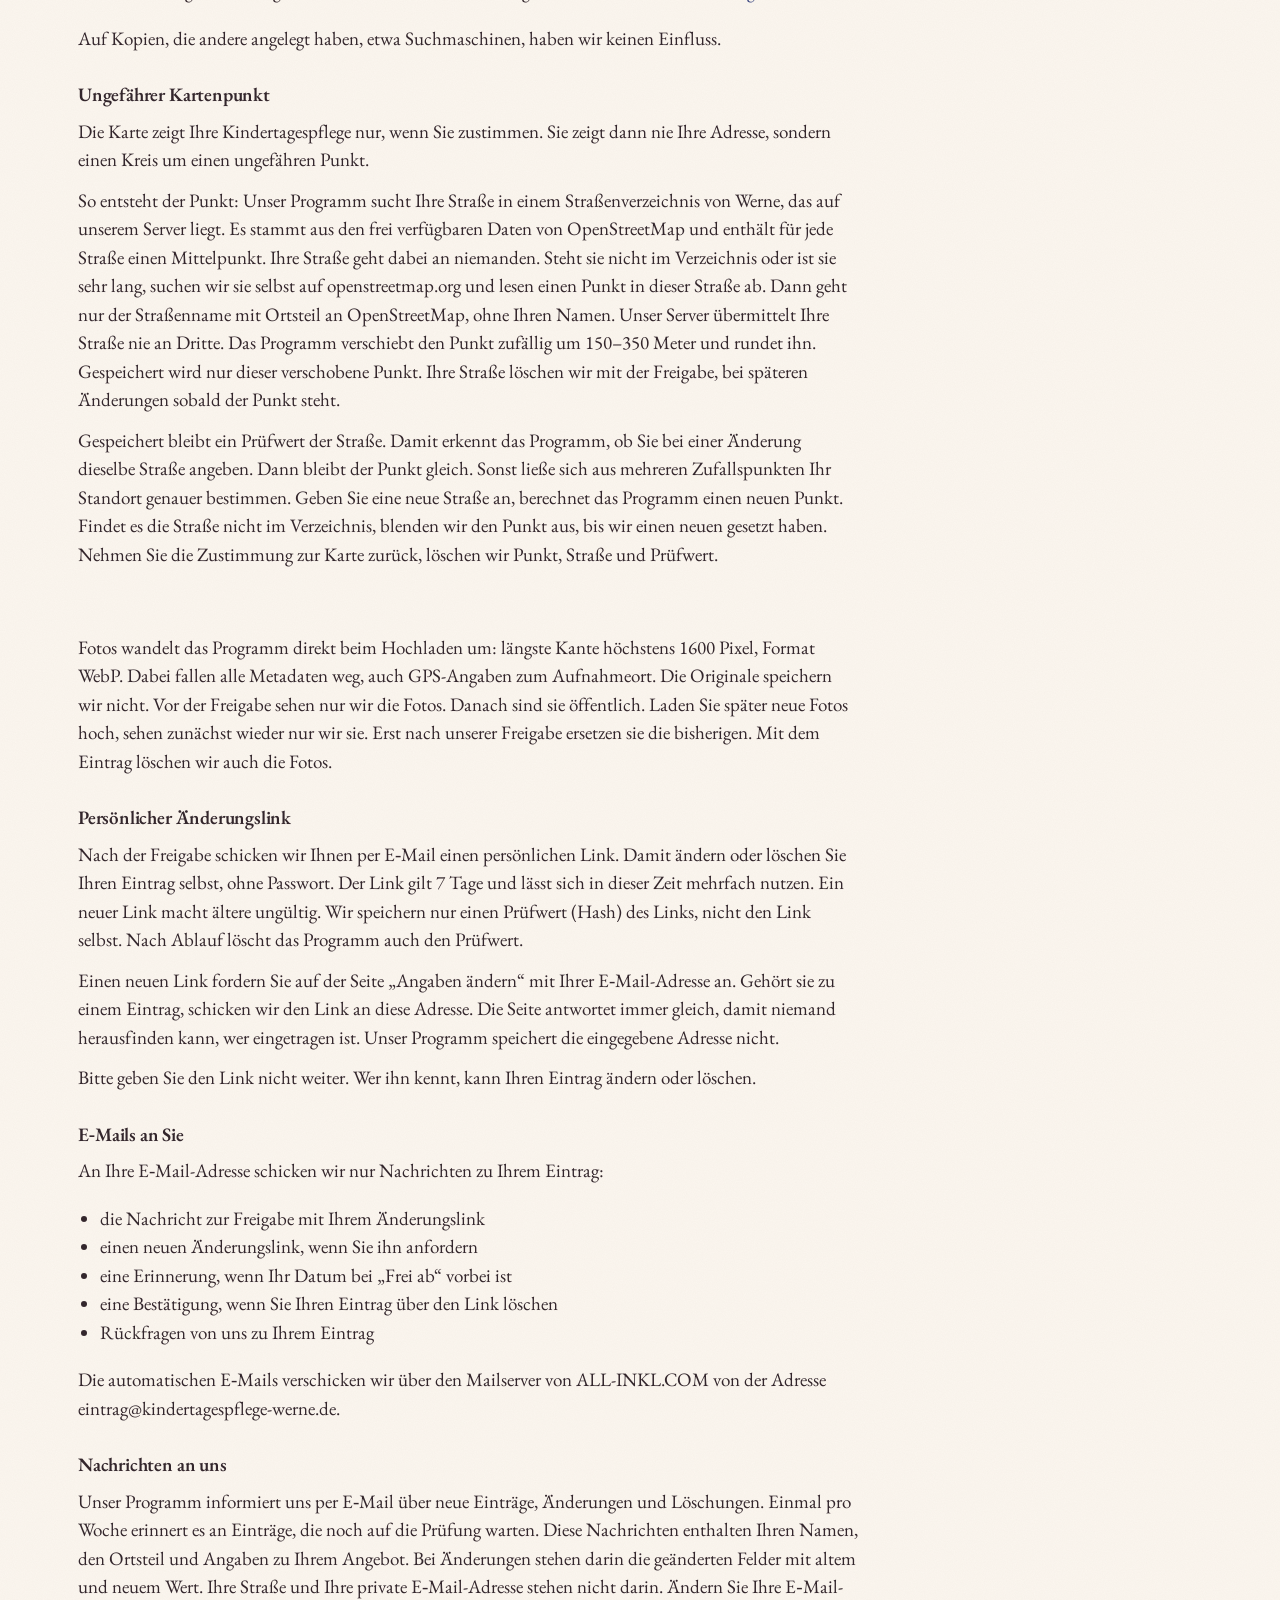
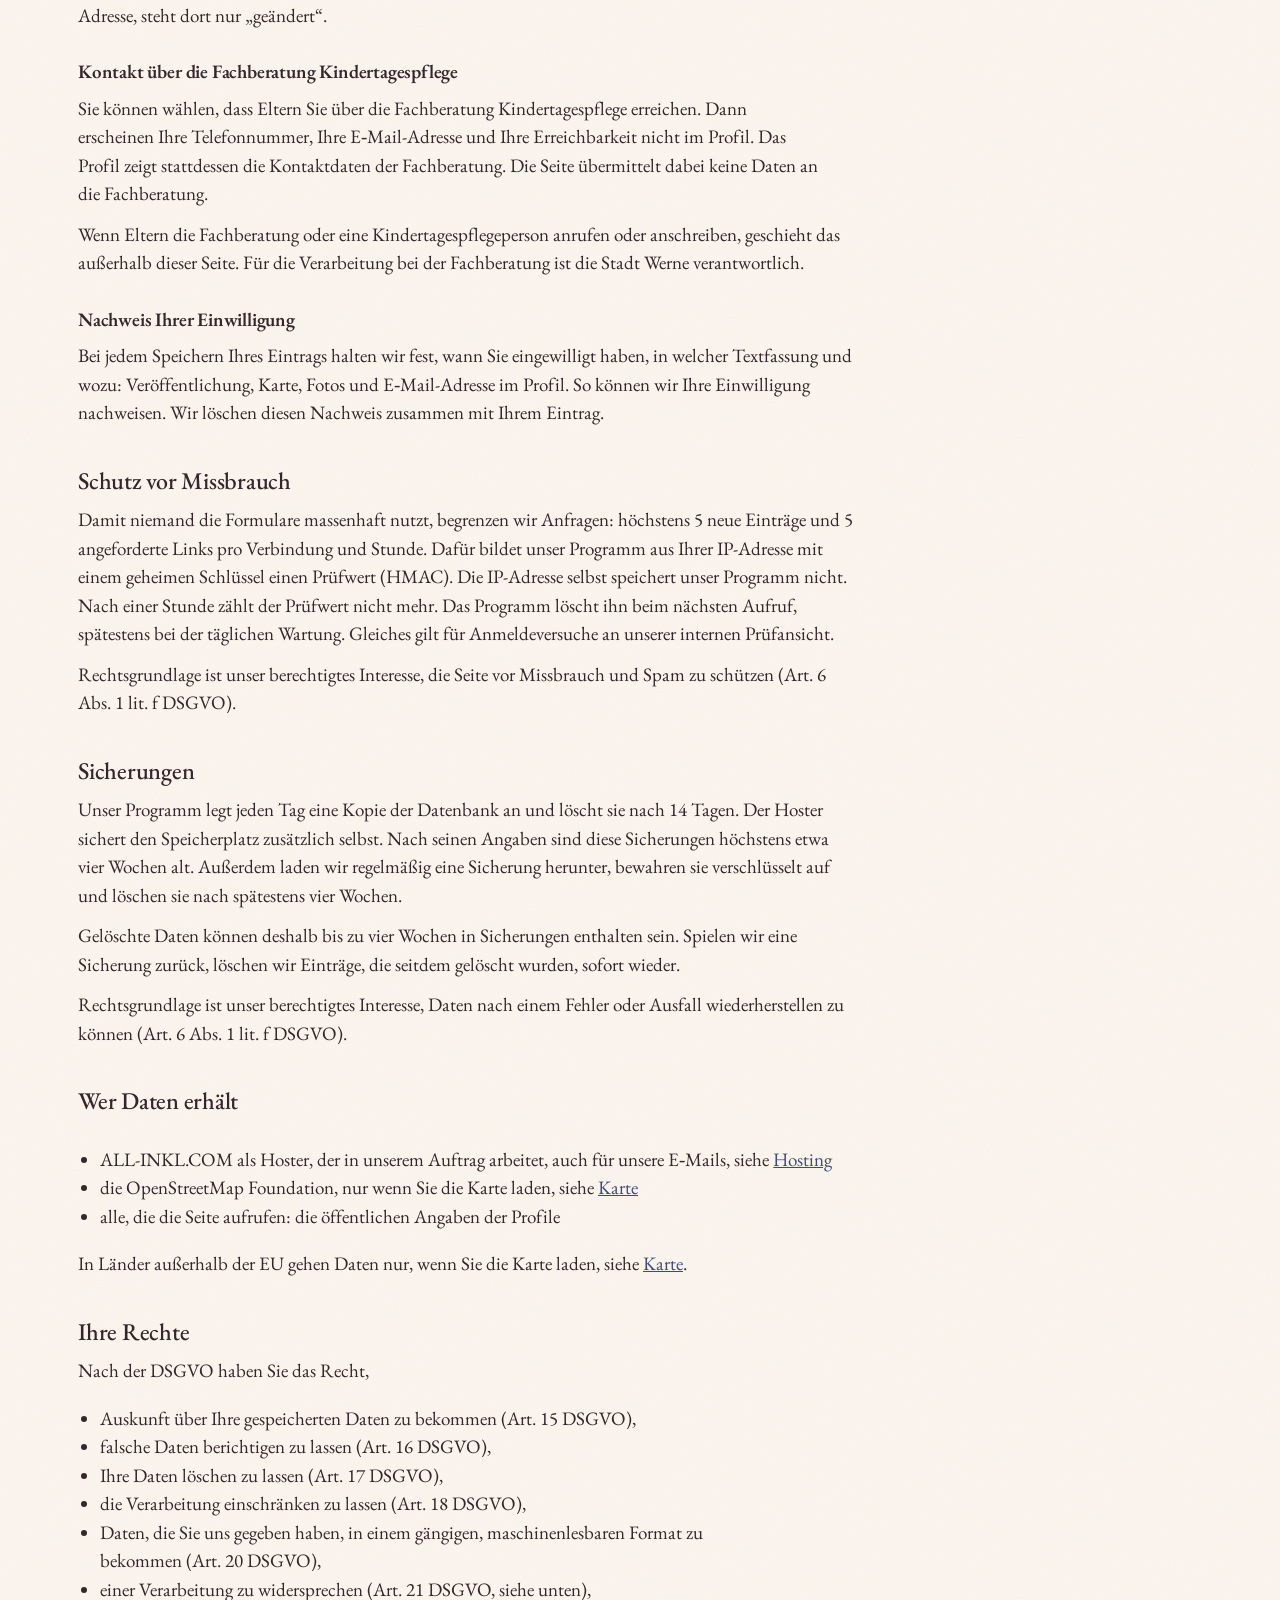
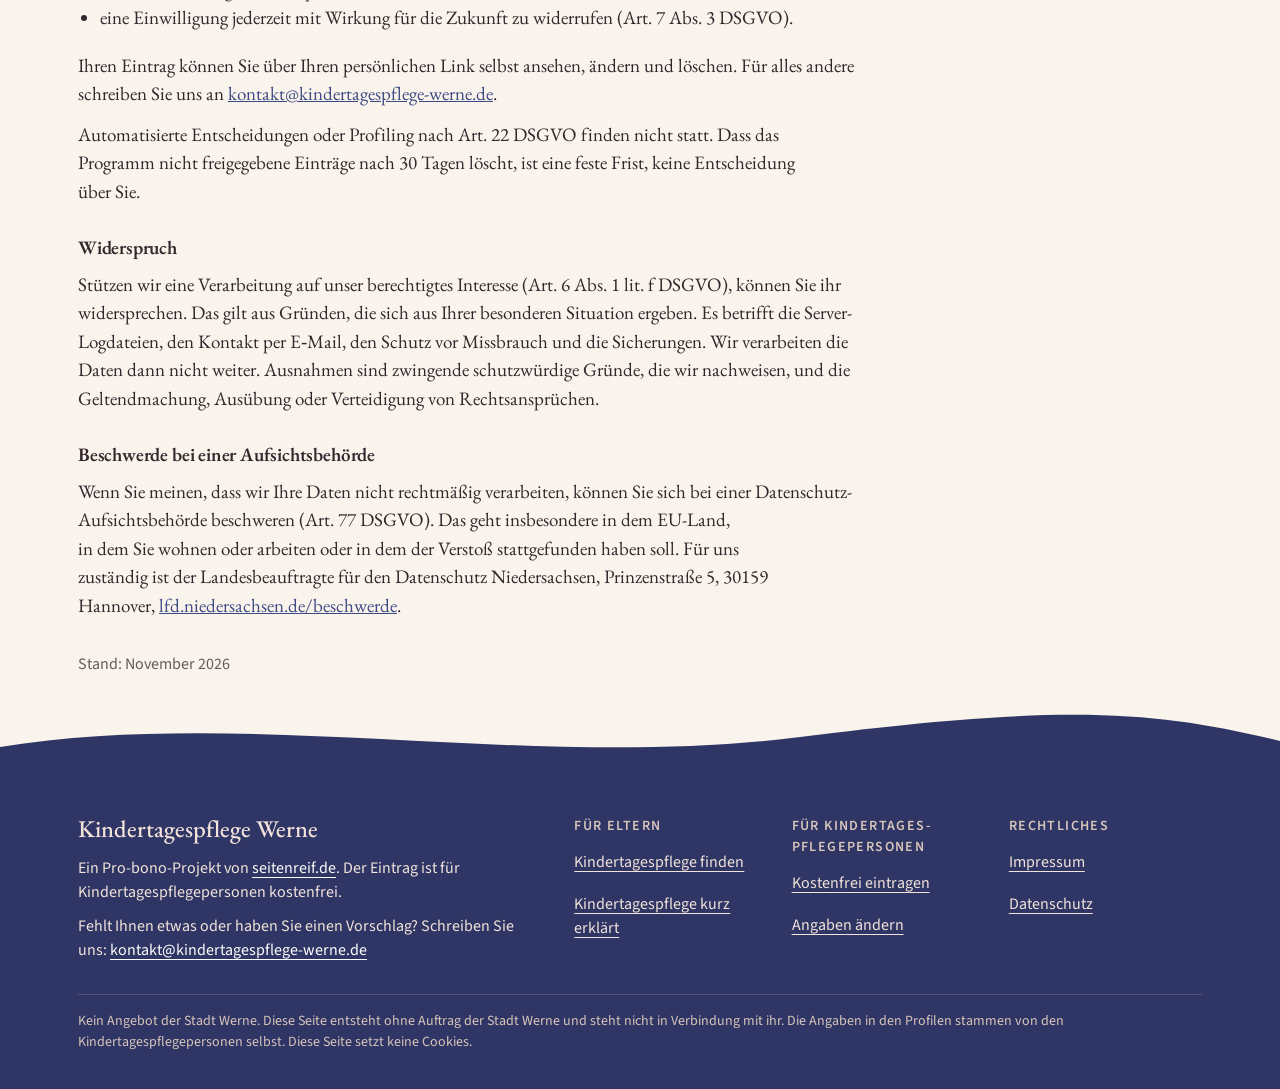
<file: datenschutz.html>
<!doctype html>
<html lang="de">
<head>
<meta charset="utf-8">
<meta name="robots" content="noindex, nofollow">
<meta name="viewport" content="width=device-width, initial-scale=1">
<title>Datenschutz · Kindertagespflege Werne</title>
<meta name="description" content="Datenschutzerklärung der Seite Kindertagespflege Werne.">
<meta property="og:type" content="website">
<meta property="og:site_name" content="Kindertagespflege Werne">
<meta property="og:locale" content="de_DE">
<meta property="og:title" content="Datenschutz · Kindertagespflege Werne">
<meta property="og:description" content="Datenschutzerklärung der Seite Kindertagespflege Werne.">
<meta property="og:image" content="https://karlschoss-prog.github.io/kindertagespflege-werne-vorschau/assets/img/teilen.jpg">
<meta property="og:image:width" content="1200">
<meta property="og:image:height" content="630">
<meta property="og:image:alt" content="Kindertagespflege in Werne auf einen Blick">
<meta name="twitter:card" content="summary_large_image">
<link rel="canonical" href="https://karlschoss-prog.github.io/kindertagespflege-werne-vorschau/datenschutz.html">
<link rel="icon" href="assets/img/favicon.svg" type="image/svg+xml">
<link rel="stylesheet" href="assets/css/style.css">
</head>
<body>
<p class="demo" style="margin:0;border-radius:0;text-align:center">Entwurf zur Abstimmung. Alle Profile sind Beispiele, Formulare senden nichts.</p>
<a class="skip" href="#inhalt">Zum Inhalt springen</a>
<svg width="0" height="0" style="position:absolute" aria-hidden="true" focusable="false">
  <defs>
    <filter id="lasur" x="-30%" y="-30%" width="160%" height="160%">
      <feTurbulence type="fractalNoise" baseFrequency="0.007" numOctaves="3" seed="4" result="n"/>
      <feDisplacementMap in="SourceGraphic" in2="n" scale="90" xChannelSelector="R" yChannelSelector="G" result="d"/>
      <feGaussianBlur in="d" stdDeviation="20"/>
    </filter>
    <filter id="lasur-s" x="-30%" y="-30%" width="160%" height="160%">
      <feTurbulence type="fractalNoise" baseFrequency="0.025" numOctaves="2" seed="9" result="n"/>
      <feDisplacementMap in="SourceGraphic" in2="n" scale="26" xChannelSelector="R" yChannelSelector="G" result="d"/>
      <feGaussianBlur in="d" stdDeviation="7"/>
    </filter>
    <filter id="papier">
      <feTurbulence type="fractalNoise" baseFrequency="0.9" numOctaves="2" seed="3"/>
      <feColorMatrix values="0 0 0 0 0.45  0 0 0 0 0.35  0 0 0 0 0.3  0 0 0 0.9 0"/>
    </filter>
  </defs>
</svg>
<div class="page">
<svg class="grain" aria-hidden="true"><rect width="100%" height="100%" filter="url(#papier)"/></svg>
<div class="top">
  <svg class="wash" viewBox="0 0 1440 520" preserveAspectRatio="xMidYMid slice" aria-hidden="true">
    <g filter="url(#lasur)">
      <ellipse cx="1180" cy="170" rx="420" ry="300" fill="#F2C6B4" opacity=".85"/>
      <ellipse cx="900" cy="560" rx="360" ry="230" fill="#F0CF7E" opacity=".6"/>
      <ellipse cx="1380" cy="640" rx="300" ry="240" fill="#AEB8DE" opacity=".55"/>
      <ellipse cx="160" cy="60" rx="320" ry="170" fill="#F8EBC6" opacity=".8"/>
      <ellipse cx="80" cy="760" rx="260" ry="160" fill="#B9CDA5" opacity=".35"/>
    </g>
  </svg>
  <header class="site">
    <div class="wrap">
      <a class="logo" href="index.html" aria-label="Kindertagespflege Werne, zur Startseite">
        <svg class="logo-mark" viewBox="0 0 52 52" aria-hidden="true">
          <g filter="url(#lasur-s)"><circle cx="22" cy="24" r="16" fill="#F0CF7E" style="mix-blend-mode:multiply"/><circle cx="32" cy="28" r="15" fill="#F2C6B4" style="mix-blend-mode:multiply"/></g>
          <path d="M15 27.5 26 18l11 9.5M18.5 25v11h15V25" fill="none" stroke="#2F3666" stroke-width="2" stroke-linecap="round" stroke-linejoin="round"/>
        </svg>
        <span class="logo-text"><strong>Kindertagespflege Werne</strong><span>Freie Plätze auf einen Blick</span></span>
      </a>
      <nav class="main" aria-label="Hauptnavigation">
        <a href="index.html#suche">Kindertagespflege finden</a>
        <a href="index.html#info">Kindertagespflege kurz erklärt</a>
        <a class="btn btn-quiet" href="eintragen.html"><span class="nur-breit">Für Kindertagespflegepersonen</span><span class="nur-schmal">Eintragen</span></a>
      </nav>
    </div>
  </header>
<div style="height:24px"></div>
</div>
<main id="inhalt">
<div class="wrap">
  <article class="prose mit-inhalt">
    <h1>Datenschutz&shy;erklärung</h1>

    <p>Diese Erklärung beschreibt, welche personenbezogenen Daten auf dieser Seite anfallen, wozu wir sie nutzen und welche Rechte Sie haben. „Wir“ meint dabei die <a href="#verantwortlich">verantwortliche Stelle</a>.</p>

    <nav aria-label="Inhalt der Datenschutzerklärung">
      <p class="inhalt-titel" aria-hidden="true">Inhalt</p>
      <ul>
        <li><a href="#ueberblick">Das Wichtigste in Kürze</a></li>
        <li><a href="#verantwortlich">Verantwortliche Stelle</a></li>
        <li><a href="#hosting">Hosting und Verschlüsselung</a></li>
        <li><a href="#logdateien">Server-Logdateien</a></li>
        <li><a href="#kontakt">Kontakt per E‑Mail</a></li>
        <li><a href="#karte">Karte</a></li>
        <li><a href="#standort">Funktion „In meiner Nähe“</a></li>
        <li><a href="#eintrag">Eintrag für Kindertagespflegepersonen</a></li>
        <li><a href="#missbrauch">Schutz vor Missbrauch</a></li>
        <li><a href="#sicherungen">Sicherungen</a></li>
        <li><a href="#empfaenger">Wer Daten erhält</a></li>
        <li><a href="#rechte">Ihre Rechte</a></li>
      </ul>
    </nav>

    <h2 id="ueberblick">Das Wichtigste in Kürze</h2>
    <ul>
      <li>Diese Seite setzt keine Cookies. Sie nutzt auch keinen anderen Speicher in Ihrem Browser, etwa Local Storage.</li>
      <li>Es gibt kein Tracking, keine Analyse und keine Werbung.</li>
      <li>Schriften und Programmbibliotheken liegen auf unserem eigenen Server. Beim Aufruf lädt die Seite keine Inhalte von anderen Anbietern.</li>
      <li>Einzige Ausnahme ist die Karte. Ihre Kacheln kommen von OpenStreetMap und werden erst geladen, wenn Sie auf „Karte laden“ klicken.</li>
      <li>Ihren Standort für „In meiner Nähe“ verarbeitet nur Ihr Browser. Er wird nicht an uns gesendet.</li>
      <li>Unser Server gibt keine Daten an Dritte weiter. Ausnahmen sind der Hoster, der die Seite in unserem Auftrag betreibt, und der Versand von E‑Mails.</li>
      <li>Kindertagespflegepersonen tragen sich freiwillig ein. Wir veröffentlichen nur, was sie freigeben. Adressen veröffentlichen wir nie.</li>
    </ul>

    <h2 id="verantwortlich">Verantwortliche Stelle</h2>
    <p>Verantwortlich für die Datenverarbeitung auf dieser Seite ist:</p>
    <p>Karl Schoß<br>seitenreif.de<br>Hagenring 89<br>38106 Braunschweig<br>Telefon: 0179 3288190<br>E‑Mail: <a href="mailto:kontakt@kindertagespflege-werne.de">kontakt@kindertagespflege-werne.de</a></p>
    <p>Die Seite ist ein Pro-bono-Projekt von seitenreif.de. Sie ist kein Angebot der Stadt Werne.</p>

    <h2 id="hosting">Hosting und Verschlüsselung</h2>
    <p>Die Seite, unser Programm für die Einträge und die Datenbank liegen bei ALL-INKL.COM, Neue Medien Münnich, Inhaber René Münnich, Hauptstraße 68, 02742 Friedersdorf, auf Servern in Deutschland. Dort liegen auch unsere E‑Mail-Postfächer. Der Hoster verarbeitet die Daten, die auf dieser Seite anfallen, in unserem Auftrag und nach unseren Weisungen. Dazu gehören die Protokolle der Aufrufe, die Einträge mit Fotos und unsere E‑Mails. Mit ALL-INKL.COM besteht ein Vertrag über Auftragsverarbeitung nach Art.&nbsp;28&nbsp;DSGVO. Er stellt sicher, dass der Hoster die Daten nur nach unseren Weisungen und unter Einhaltung der DSGVO verarbeitet.</p>
    <p>Wir nutzen den Hoster, damit die Seite sicher und zuverlässig erreichbar ist. Rechtsgrundlage ist unser berechtigtes Interesse daran (Art.&nbsp;6 Abs.&nbsp;1 lit.&nbsp;f&nbsp;DSGVO). Für die Einträge gilt zusätzlich die Rechtsgrundlage, die im Abschnitt <a href="#eintrag">Eintrag für Kindertagespflegepersonen</a> steht.</p>

    <h3>Verschlüsselte Verbindung</h3>
    <p>Die Seite ist nur über eine verschlüsselte Verbindung (HTTPS) erreichbar. So können Dritte Ihre Eingaben und Ihren persönlichen Änderungslink auf dem Weg zum Server nicht mitlesen.</p>

    <h2 id="logdateien">Server-Logdateien</h2>
    <p>Bei jedem Aufruf einer Seite oder Datei speichert der Server des Hosters automatisch Angaben in Protokolldateien. Das sind:</p>
    <ul>
      <li>IP-Adresse in gekürzter Form (aus 11.22.33.44 wird 11.22.0.0)</li>
      <li>Datum und Uhrzeit</li>
      <li>aufgerufene Adresse</li>
      <li>Statuscode und übertragene Datenmenge</li>
      <li>zuvor besuchte Seite (Referrer)</li>
      <li>Browser und Betriebssystem</li>
    </ul>
    <p>Öffnen Sie als Kindertagespflegeperson Ihren persönlichen Änderungslink, steht die Adresse mit dem Zugangscode („?token=…“) in diesen Protokollen. Der Code gilt nur 7 Tage. Ein neu angeforderter Link macht ältere Links sofort ungültig. Die Protokolle werden nach sieben Tagen gelöscht.</p>
    <p>Die Protokolle dienen dem sicheren Betrieb. Wir brauchen sie, um Fehler zu finden und Angriffe zu erkennen und abzuwehren. Rechtsgrundlage ist unser berechtigtes Interesse daran (Art.&nbsp;6 Abs.&nbsp;1 lit.&nbsp;f&nbsp;DSGVO). Wir nutzen die Protokolle nicht für Statistiken und führen sie nicht mit anderen Daten zusammen.</p>
    <p>Unser eigenes Programm schreibt zusätzlich ein Fehlerprotokoll. Es enthält nur technische Meldungen, keine Formularinhalte und keine Zugangscodes.</p>

    <h2 id="kontakt">Kontakt per E‑Mail</h2>
    <p>Wenn Sie uns eine E‑Mail schreiben oder uns anrufen, verarbeiten wir Ihre Adresse oder Telefonnummer und Ihre Nachricht, um Ihre Anfrage zu beantworten. Rechtsgrundlage ist unser berechtigtes Interesse, Anfragen zu beantworten (Art.&nbsp;6 Abs.&nbsp;1 lit.&nbsp;f&nbsp;DSGVO). Ihre E‑Mail liegt in unserem Postfach bei ALL-INKL.COM, siehe <a href="#hosting">Hosting</a>. Wir löschen Ihre Nachricht, wenn sie erledigt ist und keine Pflicht zur Aufbewahrung besteht.</p>

    <h2 id="karte">Karte</h2>
    <p>Die Übersicht und die Profile zeigen auf Wunsch eine Karte mit den ungefähren Standorten der Kindertagespflegepersonen. Die Kartenbilder (Kacheln) kommen von OpenStreetMap. Solange Sie nicht auf „Karte laden“ klicken, lädt die Seite nichts von OpenStreetMap.</p>
    <p>Erst nach Ihrem Klick lädt Ihr Browser die Kacheln von den Servern der OpenStreetMap Foundation. Dabei erhält sie technisch bedingt Ihre IP-Adresse, Angaben zu Ihrem Browser, den angezeigten Kartenausschnitt und die Adresse unserer Website.</p>
    <p>Anbieter ist die OpenStreetMap Foundation, St&nbsp;John’s Innovation Centre, Cowley Road, Cambridge, CB4 0WS, Vereinigtes Königreich. Sie verarbeitet die Daten nach ihrer eigenen Datenschutzerklärung: <a href="https://osmfoundation.org/wiki/Privacy_Policy">osmfoundation.org/wiki/Privacy_Policy</a>.</p>
    <p>Das Vereinigte Königreich liegt außerhalb der EU. Die EU-Kommission hat ihm mit einem Angemessenheitsbeschluss ein angemessenes Datenschutzniveau bestätigt (Art.&nbsp;45&nbsp;DSGVO). Der Beschluss stammt vom 28.&nbsp;Juni 2021 (Durchführungsbeschluss (EU) 2021/1772). Am 19.&nbsp;Dezember 2025 wurde er bis zum 27.&nbsp;Dezember 2031 verlängert (Durchführungsbeschluss (EU) 2025/2574). Stand dieser Angabe: 3.&nbsp;November 2026.</p>
    <p>Die OpenStreetMap Foundation liefert die Kacheln nach eigener Angabe über ein weltweites Netz von Zwischenspeichern und einen Dienstleister für die Auslieferung aus. Wo diese Server stehen, nennt sie nicht. Ihre Daten können deshalb auch in andere Länder außerhalb der EU gelangen, in denen kein vergleichbarer Datenschutz gewährleistet ist. Behörden könnten dort auf die Daten zugreifen, ohne dass Sie sich wirksam dagegen wehren können.</p>
    <p>Rechtsgrundlage ist Ihre Einwilligung (Art.&nbsp;6 Abs.&nbsp;1 lit.&nbsp;a&nbsp;DSGVO), für eine mögliche Übermittlung in andere Länder außerhalb der EU Ihre ausdrückliche Einwilligung (Art.&nbsp;49 Abs.&nbsp;1 lit.&nbsp;a&nbsp;DSGVO). Soweit dabei auf Informationen in Ihrem Endgerät zugegriffen wird, gilt zusätzlich §&nbsp;25 Abs.&nbsp;1&nbsp;TDDDG. Ihre Zustimmung gilt nur für die gerade geöffnete Seite. Wir speichern sie nicht. Beim nächsten Aufruf bleibt die Karte aus, bis Sie wieder klicken. Ihre Einwilligung widerrufen Sie also jederzeit, indem Sie die Seite neu laden oder schließen.</p>

    <h2 id="standort">Funktion „In meiner Nähe“</h2>
    <p>Mit „In meiner Nähe“ sortiert die Übersicht die Kindertagespflegepersonen nach Entfernung. Dafür fragt Ihr Browser, ob die Seite Ihren Standort verwenden darf. Ohne Ihre Erlaubnis passiert nichts.</p>
    <p>Die Entfernung berechnet die Seite in Ihrem Browser. Ihr Standort wird nicht an uns oder an Dritte gesendet und nicht gespeichert. Nach dem Neuladen der Seite ist er vergessen.</p>
    <p>Haben Sie die Karte geladen, zeigt sie Ihren Standort als Punkt und passt den Ausschnitt an. Ihr Browser lädt dann die Kacheln für diesen Ausschnitt von OpenStreetMap, wie im Abschnitt <a href="#karte">Karte</a> beschrieben. Ihre Koordinaten selbst werden dabei nicht übertragen.</p>
    <p>Auf den Standort Ihres Geräts greift die Seite nur mit Ihrer Einwilligung zu, die Sie mit dem Klick und der Erlaubnis in Ihrem Browser erteilen (§&nbsp;25 Abs.&nbsp;1&nbsp;TDDDG).</p>
    <p>Wie Ihr Gerät den Standort ermittelt, legen Browser und Betriebssystem fest. Die Erlaubnis können Sie in den Einstellungen Ihres Browsers jederzeit zurücknehmen.</p>

    <h2 id="eintrag">Eintrag für Kindertagespflegepersonen</h2>
    <p>Kindertagespflegepersonen in Werne können sich über das Formular auf dieser Seite eintragen. Dieser Abschnitt beschreibt, was dabei mit Ihren Angaben geschieht.</p>

    <h3 id="angaben">Welche Angaben wir erheben</h3>
    <p>Pflichtangaben (im Formular mit * markiert):</p>
    <ul>
      <li>Vor- und Nachname, Ortsteil, Betreuungsort</li>
      <li>Zahl der Betreuungsplätze, Betreuungszeiten, Alter der Kinder, freie Plätze</li>
      <li>wie Eltern Sie erreichen sollen und Ihre E‑Mail-Adresse</li>
      <li>für den direkten Kontakt Ihre Telefonnummer oder die Freigabe Ihrer E‑Mail-Adresse im Profil</li>
      <li>Ihre Einwilligung in die Veröffentlichung</li>
    </ul>
    <p>Freiwillige Angaben:</p>
    <ul>
      <li>Name der Kindertagespflegestelle, bei Großtagespflege die Namen weiterer Kindertagespflegepersonen</li>
      <li>Zustimmung zur Karte und dafür Ihre Straße ohne Hausnummer</li>
      <li>Beschreibung, Besonderheiten, Qualifikation, Vertretung, Mahlzeiten, Sprachen</li>
      <li>bis zu 4 Fotos mit Ihrer Bestätigung der Rechte</li>
      <li>Telefonnummer und Zeiten, zu denen Sie gut erreichbar sind</li>
      <li>Links zu Website, Instagram, Facebook und einem weiteren Angebot</li>
    </ul>
    <p>Der Eintrag ist freiwillig. Ohne die Pflichtangaben können wir Sie aber nicht eintragen.</p>
    <p>Bei einer Großtagespflege nennen Sie auch andere Personen. Bitte tragen Sie sie nur ein, wenn sie einverstanden sind. Gleiches gilt für Erwachsene auf Ihren Fotos. Fotos, auf denen Kinder zu erkennen sind, veröffentlichen wir nicht. Bitte geben Sie diese Erklärung an die Personen weiter, die Sie nennen oder die auf Ihren Fotos zu sehen sind. Sie haben dieselben <a href="#rechte">Rechte</a> wie Sie.</p>

    <h3 id="oeffentlich">Was öffentlich wird und was privat bleibt</h3>
    <p>Nach der Freigabe erscheinen in der Übersicht und im Profil:</p>
    <ul>
      <li>Name, bei Großtagespflege alle genannten Personen, Name der Kindertagespflegestelle</li>
      <li>Ortsteil und, nur mit Ihrer Zustimmung, ein ungefährer Kartenpunkt</li>
      <li>die Angaben zu Ihrem Angebot: Betreuungsort, Plätze, Alter, Zeiten, freie Plätze, Beschreibung, Besonderheiten, Qualifikation, Vertretung, Mahlzeiten, Sprachen</li>
      <li>Fotos, wenn Sie die Rechte bestätigt haben</li>
      <li>Ihre Links</li>
      <li>Telefonnummer und Erreichbarkeit, wenn Eltern Sie direkt erreichen sollen, die E‑Mail-Adresse nur mit Ihrer Freigabe</li>
      <li>das Datum der letzten Aktualisierung</li>
    </ul>
    <p>Diese Angaben stehen auch in einer Datei, aus der die Seite die Übersicht aufbaut. Jede Person kann diese Datei abrufen. Suchmaschinen können öffentliche Profile finden und anzeigen.</p>
    <p>Privat bleiben:</p>
    <ul>
      <li>Ihre E‑Mail-Adresse, wenn Sie sie nicht für das Profil freigeben</li>
      <li>Ihre Straße</li>
      <li>Telefonnummer, E‑Mail-Adresse und Erreichbarkeit, wenn Eltern Sie nur über die Fachberatung Kindertagespflege erreichen sollen</li>
      <li>Ihre Einwilligungen mit Zeitpunkt und Textfassung</li>
      <li>technische Angaben, etwa der Status Ihres Eintrags, der Prüfwert Ihres Änderungslinks und das Datum verschickter Erinnerungen</li>
    </ul>

    <h3 id="rechtsgrundlage">Zweck und Rechtsgrundlage</h3>
    <p>Wir verarbeiten Ihre Angaben, um Ihr Profil zu veröffentlichen und aktuell zu halten. So finden Eltern in Werne die eingetragenen Kindertagespflegepersonen an einem Ort. Rechtsgrundlage für die Veröffentlichung ist Ihre Einwilligung (Art.&nbsp;6 Abs.&nbsp;1 lit.&nbsp;a&nbsp;DSGVO).</p>
    <p>Ihre privaten Angaben, etwa Ihre E‑Mail-Adresse, brauchen wir, um Ihren Eintrag zu prüfen und zu verwalten: für die Freigabe, Ihren Änderungslink, Erinnerungen und Rückfragen. Rechtsgrundlage dafür ist die Durchführung unseres kostenfreien Angebots, das Sie mit dem Eintrag nutzen (Art.&nbsp;6 Abs.&nbsp;1 lit.&nbsp;b&nbsp;DSGVO).</p>
    <p>Sie können Ihre Einwilligung jederzeit widerrufen (Art.&nbsp;7 Abs.&nbsp;3&nbsp;DSGVO). Am einfachsten löschen Sie Ihren Eintrag über Ihren persönlichen Link. Sie können uns auch eine E‑Mail an <a href="mailto:kontakt@kindertagespflege-werne.de">kontakt@kindertagespflege-werne.de</a> schreiben. Wir löschen Ihren Eintrag dann. Der Widerruf wirkt für die Zukunft. Die Verarbeitung bis dahin bleibt rechtmäßig.</p>

    <h3 id="pruefung">Prüfung und Freigabe</h3>
    <p>Neue Einträge sind zunächst nicht öffentlich. Wir prüfen jeden neuen Eintrag einmal selbst, zum Beispiel ob auf den Fotos Kinder, Hausnummern oder Autokennzeichen zu erkennen sind. Außerdem gleichen wir Ihren Namen mit einer Liste der Kindertagespflegepersonen in Werne ab, damit sich nur Kindertagespflegepersonen aus Werne eintragen. Auf unserem Server liegen dafür keine Namen, nur daraus berechnete Prüfwerte. Erst nach unserer Freigabe erscheint das Profil.</p>
    <p>Spätere Änderungen über Ihren persönlichen Link sind sofort online. Wir bekommen dazu eine Nachricht und sehen sie stichprobenartig durch. Neue Fotos sind davon ausgenommen: Sie erscheinen erst nach unserer Prüfung. Wir können ein Profil auch selbst vorübergehend ausblenden.</p>

    <h3 id="speicherdauer">Speicherdauer und Löschung</h3>
    <ul>
      <li>Freigegebene und ausgeblendete Einträge speichern wir, bis Sie Ihre Einwilligung widerrufen oder bis wir den Eintrag löschen.</li>
      <li>Einträge, die wir nicht freigeben, löscht das Programm spätestens 30 Tage nach dem Eingang automatisch, mit Fotos und allen privaten Angaben.</li>
      <li>Neue Fotos, die Sie später hochladen und die wir nicht freigeben, löscht das Programm spätestens 30 Tage nach dem Hochladen.</li>
      <li>Ihre Straße speichern wir nur, bis Ihr Eintrag freigegeben ist und der ungefähre Kartenpunkt feststeht. Eine neue Straße aus einer späteren Änderung löschen wir, sobald der neue Punkt steht.</li>
      <li>Löschen Sie Ihren Eintrag über den Link, entfernen wir sofort Eintrag, Fotos, private Angaben und Einwilligungen. Das Profil verschwindet sofort von der Seite. Gelöschte Inhalte werden auch in der Datenbankdatei überschrieben.</li>
      <li>In Sicherungen können gelöschte Daten noch eine Zeit lang enthalten sein, siehe <a href="#sicherungen">Sicherungen</a>.</li>
    </ul>
    <p>Auf Kopien, die andere angelegt haben, etwa Suchmaschinen, haben wir keinen Einfluss.</p>

    <h3 id="kartenpunkt">Ungefährer Kartenpunkt</h3>
    <p>Die Karte zeigt Ihre Kindertagespflege nur, wenn Sie zustimmen. Sie zeigt dann nie Ihre Adresse, sondern einen Kreis um einen ungefähren Punkt.</p>
    <p>So entsteht der Punkt: Unser Programm sucht Ihre Straße in einem Straßenverzeichnis von Werne, das auf unserem Server liegt. Es stammt aus den frei verfügbaren Daten von OpenStreetMap und enthält für jede Straße einen Mittelpunkt. Ihre Straße geht dabei an niemanden. Steht sie nicht im Verzeichnis oder ist sie sehr lang, suchen wir sie selbst auf openstreetmap.org und lesen einen Punkt in dieser Straße ab. Dann geht nur der Straßenname mit Ortsteil an OpenStreetMap, ohne Ihren Namen. Unser Server übermittelt Ihre Straße nie an Dritte. Das Programm verschiebt den Punkt zufällig um 150–350 Meter und rundet ihn. Gespeichert wird nur dieser verschobene Punkt. Ihre Straße löschen wir mit der Freigabe, bei späteren Änderungen sobald der Punkt steht.</p>
    <p>Gespeichert bleibt ein Prüfwert der Straße. Damit erkennt das Programm, ob Sie bei einer Änderung dieselbe Straße angeben. Dann bleibt der Punkt gleich. Sonst ließe sich aus mehreren Zufallspunkten Ihr Standort genauer bestimmen. Geben Sie eine neue Straße an, berechnet das Programm einen neuen Punkt. Findet es die Straße nicht im Verzeichnis, blenden wir den Punkt aus, bis wir einen neuen gesetzt haben. Nehmen Sie die Zustimmung zur Karte zurück, löschen wir Punkt, Straße und Prüfwert.</p>

    <h3 id="fotos">Fotos</h3>
    <p>Fotos wandelt das Programm direkt beim Hochladen um: längste Kante höchstens 1600 Pixel, Format WebP. Dabei fallen alle Metadaten weg, auch GPS-Angaben zum Aufnahmeort. Die Originale speichern wir nicht. Vor der Freigabe sehen nur wir die Fotos. Danach sind sie öffentlich. Laden Sie später neue Fotos hoch, sehen zunächst wieder nur wir sie. Erst nach unserer Freigabe ersetzen sie die bisherigen. Mit dem Eintrag löschen wir auch die Fotos.</p>

    <h3 id="aenderungslink">Persönlicher Änderungslink</h3>
    <p>Nach der Freigabe schicken wir Ihnen per E‑Mail einen persönlichen Link. Damit ändern oder löschen Sie Ihren Eintrag selbst, ohne Passwort. Der Link gilt 7 Tage und lässt sich in dieser Zeit mehrfach nutzen. Ein neuer Link macht ältere ungültig. Wir speichern nur einen Prüfwert (Hash) des Links, nicht den Link selbst. Nach Ablauf löscht das Programm auch den Prüfwert.</p>
    <p>Einen neuen Link fordern Sie auf der Seite „Angaben ändern“ mit Ihrer E‑Mail-Adresse an. Gehört sie zu einem Eintrag, schicken wir den Link an diese Adresse. Die Seite antwortet immer gleich, damit niemand herausfinden kann, wer eingetragen ist. Unser Programm speichert die eingegebene Adresse nicht.</p>
    <p>Bitte geben Sie den Link nicht weiter. Wer ihn kennt, kann Ihren Eintrag ändern oder löschen.</p>

    <h3 id="emails">E‑Mails an Sie</h3>
    <p>An Ihre E‑Mail-Adresse schicken wir nur Nachrichten zu Ihrem Eintrag:</p>
    <ul>
      <li>die Nachricht zur Freigabe mit Ihrem Änderungslink</li>
      <li>einen neuen Änderungslink, wenn Sie ihn anfordern</li>
      <li>eine Erinnerung, wenn Ihr Datum bei „Frei ab“ vorbei ist</li>
      <li>eine Bestätigung, wenn Sie Ihren Eintrag über den Link löschen</li>
      <li>Rückfragen von uns zu Ihrem Eintrag</li>
    </ul>
    <p>Die automatischen E‑Mails verschicken wir über den Mailserver von ALL-INKL.COM von der Adresse eintrag@kindertagespflege-werne.de.</p>

    <h3 id="benachrichtigungen">Nachrichten an uns</h3>
    <p>Unser Programm informiert uns per E‑Mail über neue Einträge, Änderungen und Löschungen. Einmal pro Woche erinnert es an Einträge, die noch auf die Prüfung warten. Diese Nachrichten enthalten Ihren Namen, den Ortsteil und Angaben zu Ihrem Angebot. Bei Änderungen stehen darin die geänderten Felder mit altem und neuem Wert. Ihre Straße und Ihre private E‑Mail-Adresse stehen nicht darin. Ändern Sie Ihre E‑Mail-Adresse, steht dort nur „geändert“.</p>

    <h3 id="beratung">Kontakt über die Fachberatung Kindertagespflege</h3>
    <p>Sie können wählen, dass Eltern Sie über die Fachberatung Kindertagespflege erreichen. Dann erscheinen Ihre Telefonnummer, Ihre E‑Mail-Adresse und Ihre Erreichbarkeit nicht im Profil. Das Profil zeigt stattdessen die Kontaktdaten der Fachberatung. Die Seite übermittelt dabei keine Daten an die Fachberatung.</p>
    <p>Wenn Eltern die Fachberatung oder eine Kindertagespflegeperson anrufen oder anschreiben, geschieht das außerhalb dieser Seite. Für die Verarbeitung bei der Fachberatung ist die Stadt Werne verantwortlich.</p>

    <h3 id="nachweis">Nachweis Ihrer Einwilligung</h3>
    <p>Bei jedem Speichern Ihres Eintrags halten wir fest, wann Sie eingewilligt haben, in welcher Textfassung und wozu: Veröffentlichung, Karte, Fotos und E‑Mail-Adresse im Profil. So können wir Ihre Einwilligung nachweisen. Wir löschen diesen Nachweis zusammen mit Ihrem Eintrag.</p>

    <h2 id="missbrauch">Schutz vor Missbrauch</h2>
    <p>Damit niemand die Formulare massenhaft nutzt, begrenzen wir Anfragen: höchstens 5 neue Einträge und 5 angeforderte Links pro Verbindung und Stunde. Dafür bildet unser Programm aus Ihrer IP-Adresse mit einem geheimen Schlüssel einen Prüfwert (HMAC). Die IP-Adresse selbst speichert unser Programm nicht. Nach einer Stunde zählt der Prüfwert nicht mehr. Das Programm löscht ihn beim nächsten Aufruf, spätestens bei der täglichen Wartung. Gleiches gilt für Anmeldeversuche an unserer internen Prüfansicht.</p>
    <p>Rechtsgrundlage ist unser berechtigtes Interesse, die Seite vor Missbrauch und Spam zu schützen (Art.&nbsp;6 Abs.&nbsp;1 lit.&nbsp;f&nbsp;DSGVO).</p>

    <h2 id="sicherungen">Sicherungen</h2>
    <p>Unser Programm legt jeden Tag eine Kopie der Datenbank an und löscht sie nach 14 Tagen. Der Hoster sichert den Speicherplatz zusätzlich selbst. Nach seinen Angaben sind diese Sicherungen höchstens etwa vier Wochen alt. Außerdem laden wir regelmäßig eine Sicherung herunter, bewahren sie verschlüsselt auf und löschen sie nach spätestens vier Wochen.</p>
    <p>Gelöschte Daten können deshalb bis zu vier Wochen in Sicherungen enthalten sein. Spielen wir eine Sicherung zurück, löschen wir Einträge, die seitdem gelöscht wurden, sofort wieder.</p>
    <p>Rechtsgrundlage ist unser berechtigtes Interesse, Daten nach einem Fehler oder Ausfall wiederherstellen zu können (Art.&nbsp;6 Abs.&nbsp;1 lit.&nbsp;f&nbsp;DSGVO).</p>

    <h2 id="empfaenger">Wer Daten erhält</h2>
    <ul>
      <li>ALL-INKL.COM als Hoster, der in unserem Auftrag arbeitet, auch für unsere E‑Mails, siehe <a href="#hosting">Hosting</a></li>
      <li>die OpenStreetMap Foundation, nur wenn Sie die Karte laden, siehe <a href="#karte">Karte</a></li>
      <li>alle, die die Seite aufrufen: die öffentlichen Angaben der Profile</li>
    </ul>
    <p>In Länder außerhalb der EU gehen Daten nur, wenn Sie die Karte laden, siehe <a href="#karte">Karte</a>.</p>

    <h2 id="rechte">Ihre Rechte</h2>
    <p>Nach der DSGVO haben Sie das Recht,</p>
    <ul>
      <li>Auskunft über Ihre gespeicherten Daten zu bekommen (Art.&nbsp;15&nbsp;DSGVO),</li>
      <li>falsche Daten berichtigen zu lassen (Art.&nbsp;16&nbsp;DSGVO),</li>
      <li>Ihre Daten löschen zu lassen (Art.&nbsp;17&nbsp;DSGVO),</li>
      <li>die Verarbeitung einschränken zu lassen (Art.&nbsp;18&nbsp;DSGVO),</li>
      <li>Daten, die Sie uns gegeben haben, in einem gängigen, maschinenlesbaren Format zu bekommen (Art.&nbsp;20&nbsp;DSGVO),</li>
      <li>einer Verarbeitung zu widersprechen (Art.&nbsp;21&nbsp;DSGVO, siehe unten),</li>
      <li>eine Einwilligung jederzeit mit Wirkung für die Zukunft zu widerrufen (Art.&nbsp;7 Abs.&nbsp;3&nbsp;DSGVO).</li>
    </ul>
    <p>Ihren Eintrag können Sie über Ihren persönlichen Link selbst ansehen, ändern und löschen. Für alles andere schreiben Sie uns an <a href="mailto:kontakt@kindertagespflege-werne.de">kontakt@kindertagespflege-werne.de</a>.</p>
    <p>Automatisierte Entscheidungen oder Profiling nach Art.&nbsp;22&nbsp;DSGVO finden nicht statt. Dass das Programm nicht freigegebene Einträge nach 30 Tagen löscht, ist eine feste Frist, keine Entscheidung über Sie.</p>

    <h3 id="widerspruch">Widerspruch</h3>
    <p>Stützen wir eine Verarbeitung auf unser berechtigtes Interesse (Art.&nbsp;6 Abs.&nbsp;1 lit.&nbsp;f&nbsp;DSGVO), können Sie ihr widersprechen. Das gilt aus Gründen, die sich aus Ihrer besonderen Situation ergeben. Es betrifft die Server-Logdateien, den Kontakt per E‑Mail, den Schutz vor Missbrauch und die Sicherungen. Wir verarbeiten die Daten dann nicht weiter. Ausnahmen sind zwingende schutzwürdige Gründe, die wir nachweisen, und die Geltendmachung, Ausübung oder Verteidigung von Rechtsansprüchen.</p>

    <h3 id="beschwerde">Beschwerde bei einer Aufsichtsbehörde</h3>
    <p>Wenn Sie meinen, dass wir Ihre Daten nicht rechtmäßig verarbeiten, können Sie sich bei einer Datenschutz-Aufsichtsbehörde beschweren (Art.&nbsp;77&nbsp;DSGVO). Das geht insbesondere in dem EU-Land, in dem Sie wohnen oder arbeiten oder in dem der Verstoß stattgefunden haben soll. Für uns zuständig ist der Landesbeauftragte für den Datenschutz Niedersachsen, Prinzenstraße 5, 30159 Hannover, <a href="https://www.lfd.niedersachsen.de/beschwerde">lfd.niedersachsen.de/beschwerde</a>.</p>

    <p class="small" style="margin-top:32px">Stand: November 2026</p>
  </article>
</div>
</main>
<footer class="site">
  <svg class="curve" viewBox="0 0 1440 72" preserveAspectRatio="none" aria-hidden="true"><path d="M0 46 C 280 6, 600 70, 900 36 S 1300 10, 1440 40 L1440 72 L0 72 Z" fill="#2F3666"/></svg>
  <div class="wrap fuss">
    <div class="fuss-marke">
      <strong>Kindertagespflege Werne</strong>
      <p>Ein Pro-bono-Projekt von <a href="https://www.seitenreif.de">seitenreif.de</a>. Der Eintrag ist für Kindertagespflegepersonen kostenfrei.</p>
      <p class="fuss-feedback">Fehlt Ihnen etwas oder haben Sie einen Vorschlag? Schreiben Sie uns: <a data-cfg="betreiber.feedback" data-cfg-href="betreiber.feedback">[E-Mail für Feedback]</a></p>
    </div>
    <nav class="fuss-nav" aria-label="Weitere Seiten">
      <div><p class="fuss-titel">Für Eltern</p><ul><li><a href="index.html#suche">Kindertagespflege finden</a></li><li><a href="index.html#info">Kindertagespflege kurz erklärt</a></li></ul></div>
      <div><p class="fuss-titel">Für Kindertages&shy;pflege&shy;personen</p><ul><li><a href="eintragen.html">Kostenfrei eintragen</a></li><li><a href="aendern.html">Angaben ändern</a></li></ul></div>
      <div><p class="fuss-titel">Rechtliches</p><ul><li><a href="impressum.html">Impressum</a></li><li><a href="datenschutz.html">Datenschutz</a></li></ul></div>
    </nav>
  </div>
  <div class="wrap disclaimer">
    <p>Kein Angebot der Stadt Werne. Diese Seite entsteht ohne Auftrag der Stadt Werne und steht nicht in Verbindung mit ihr. Die Angaben in den Profilen stammen von den Kindertagespflegepersonen selbst. Diese Seite setzt keine Cookies.</p>
  </div>
</footer>
</div>
<script src="assets/js/config.js"></script>
<script src="assets/js/common.js"></script>
</body>
</html>
</file>
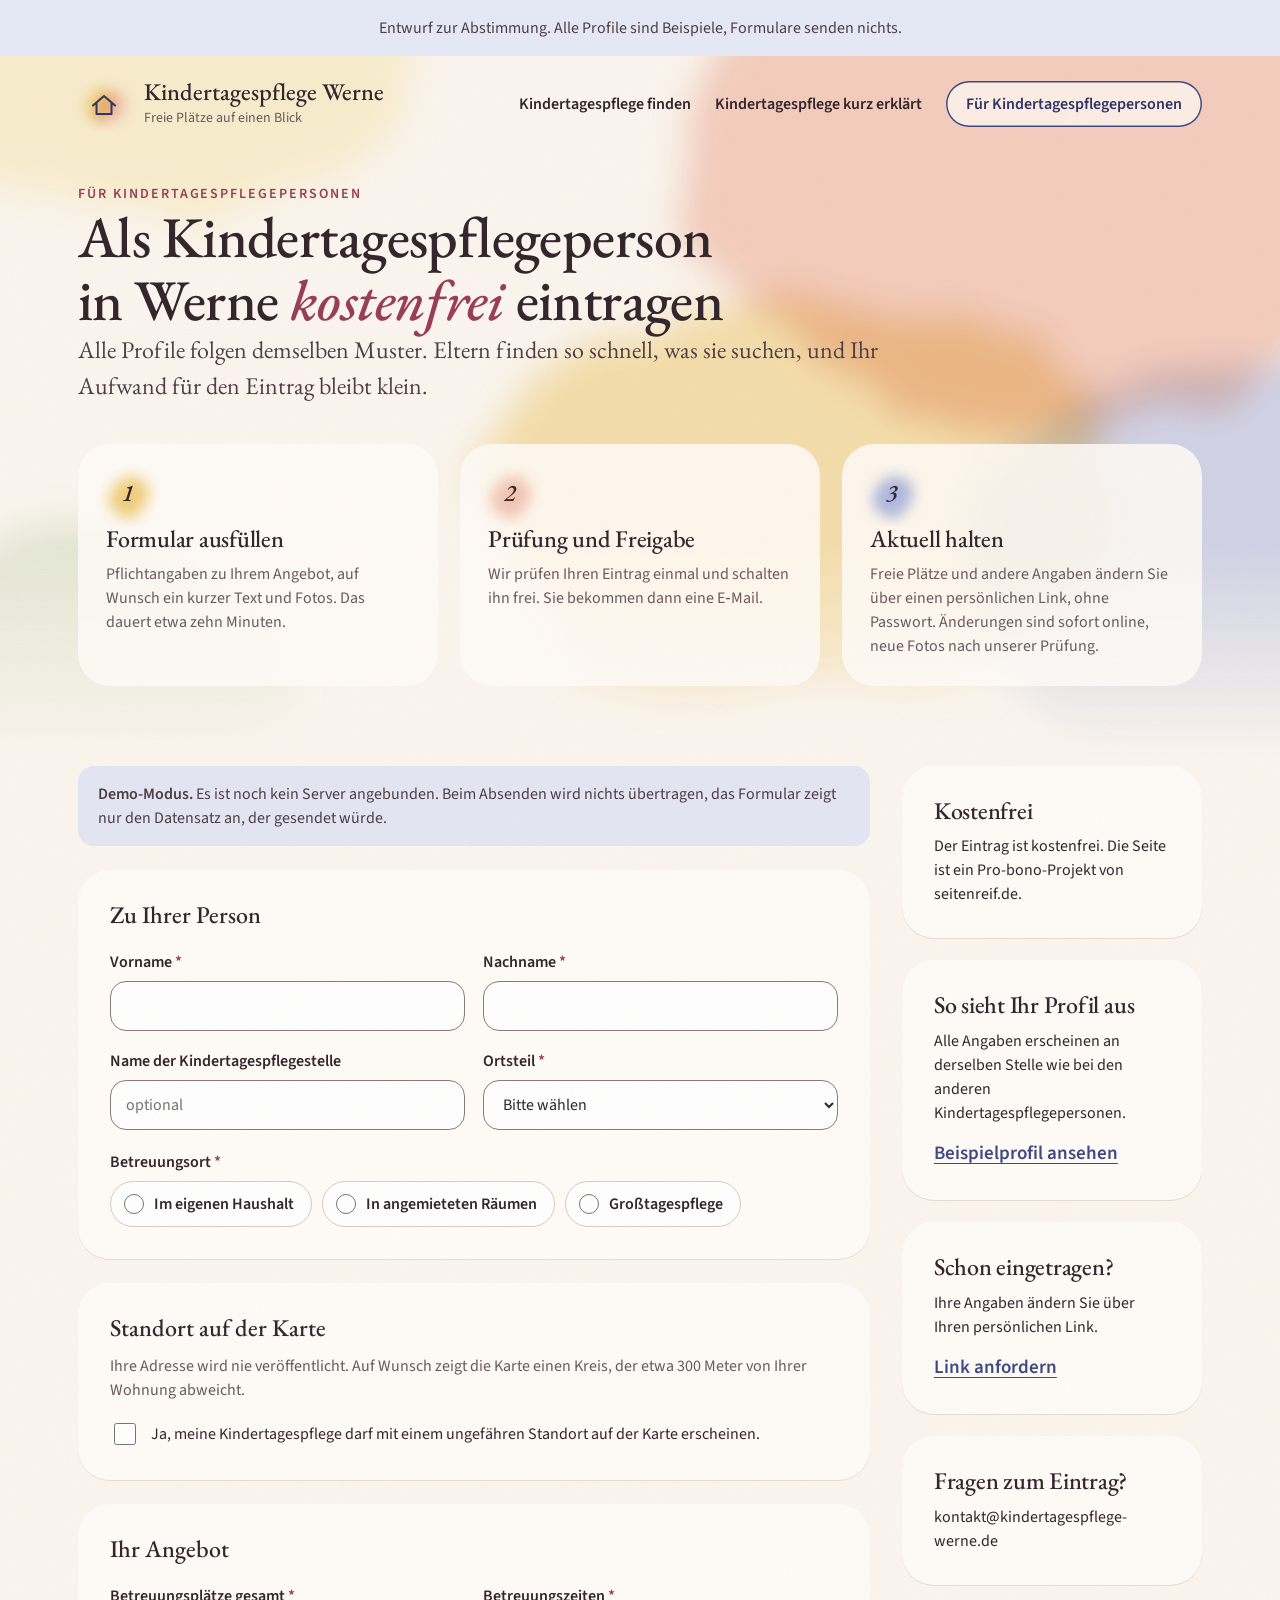
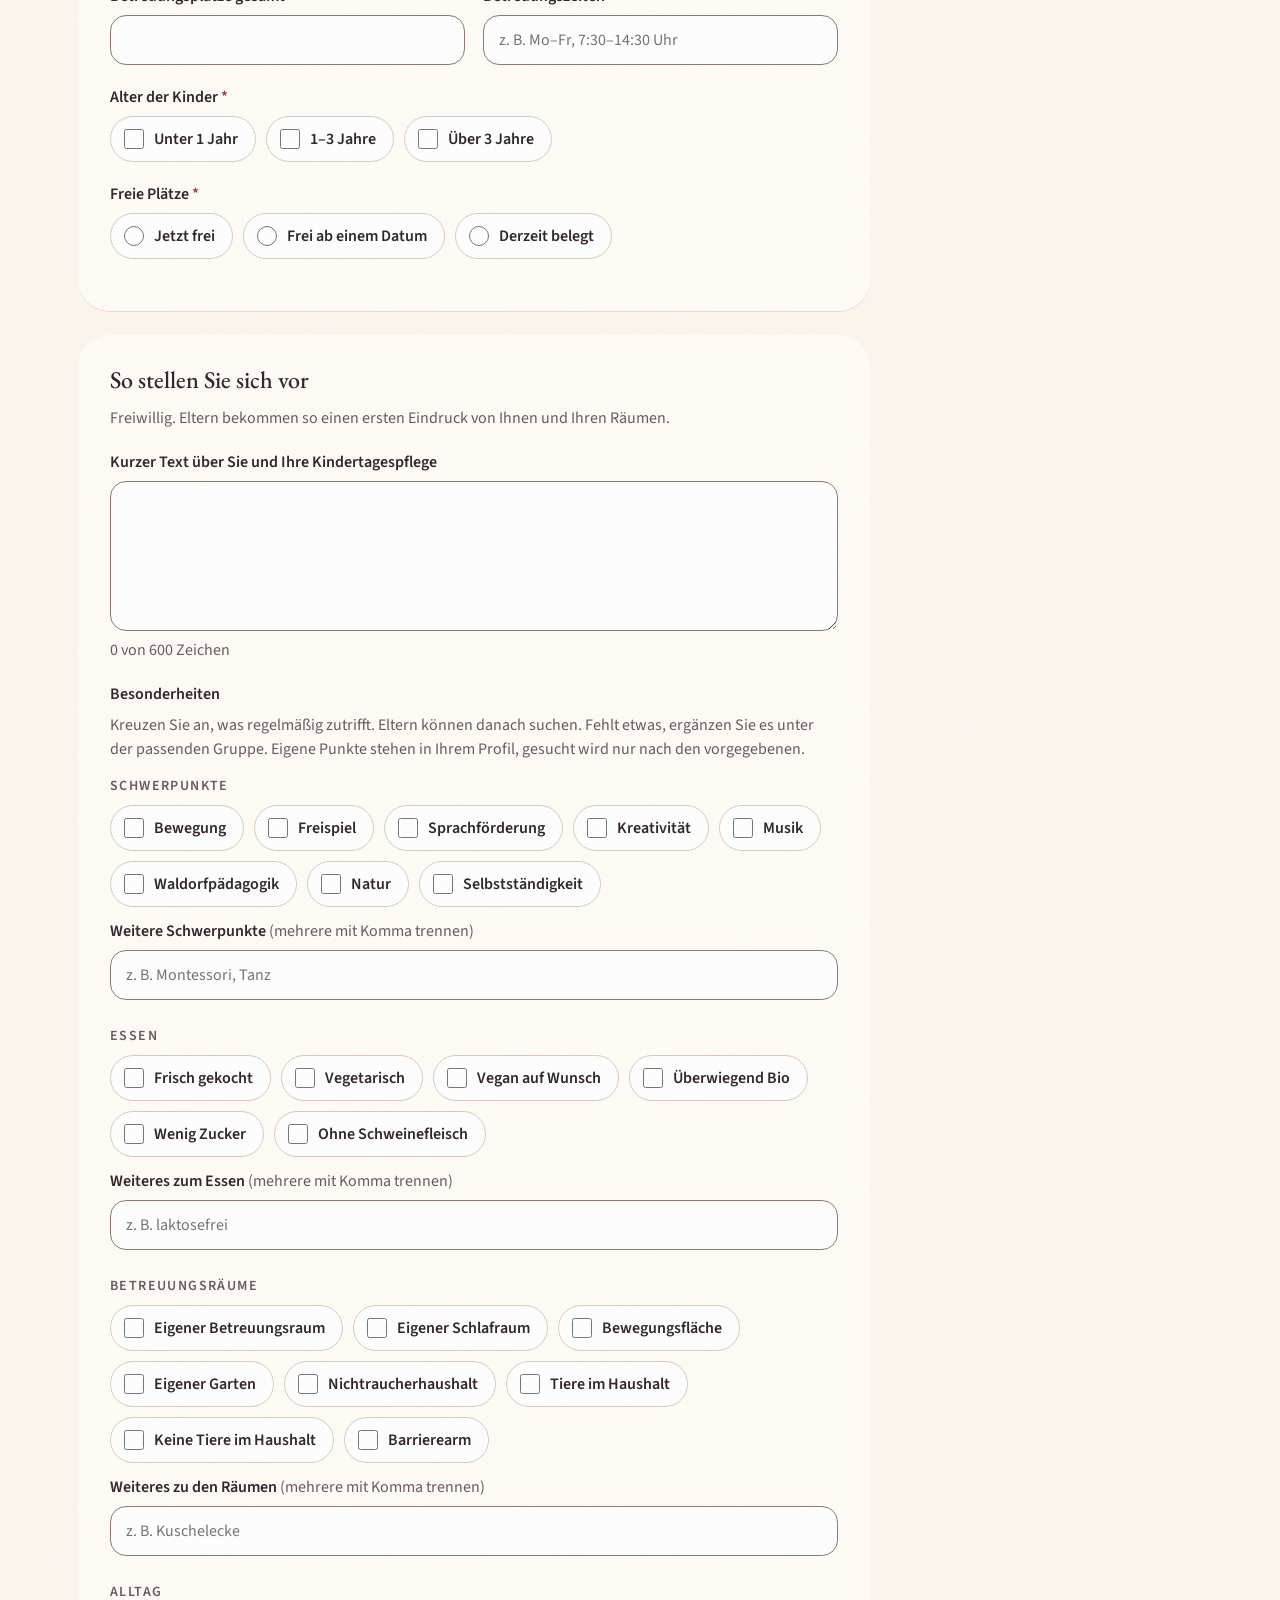
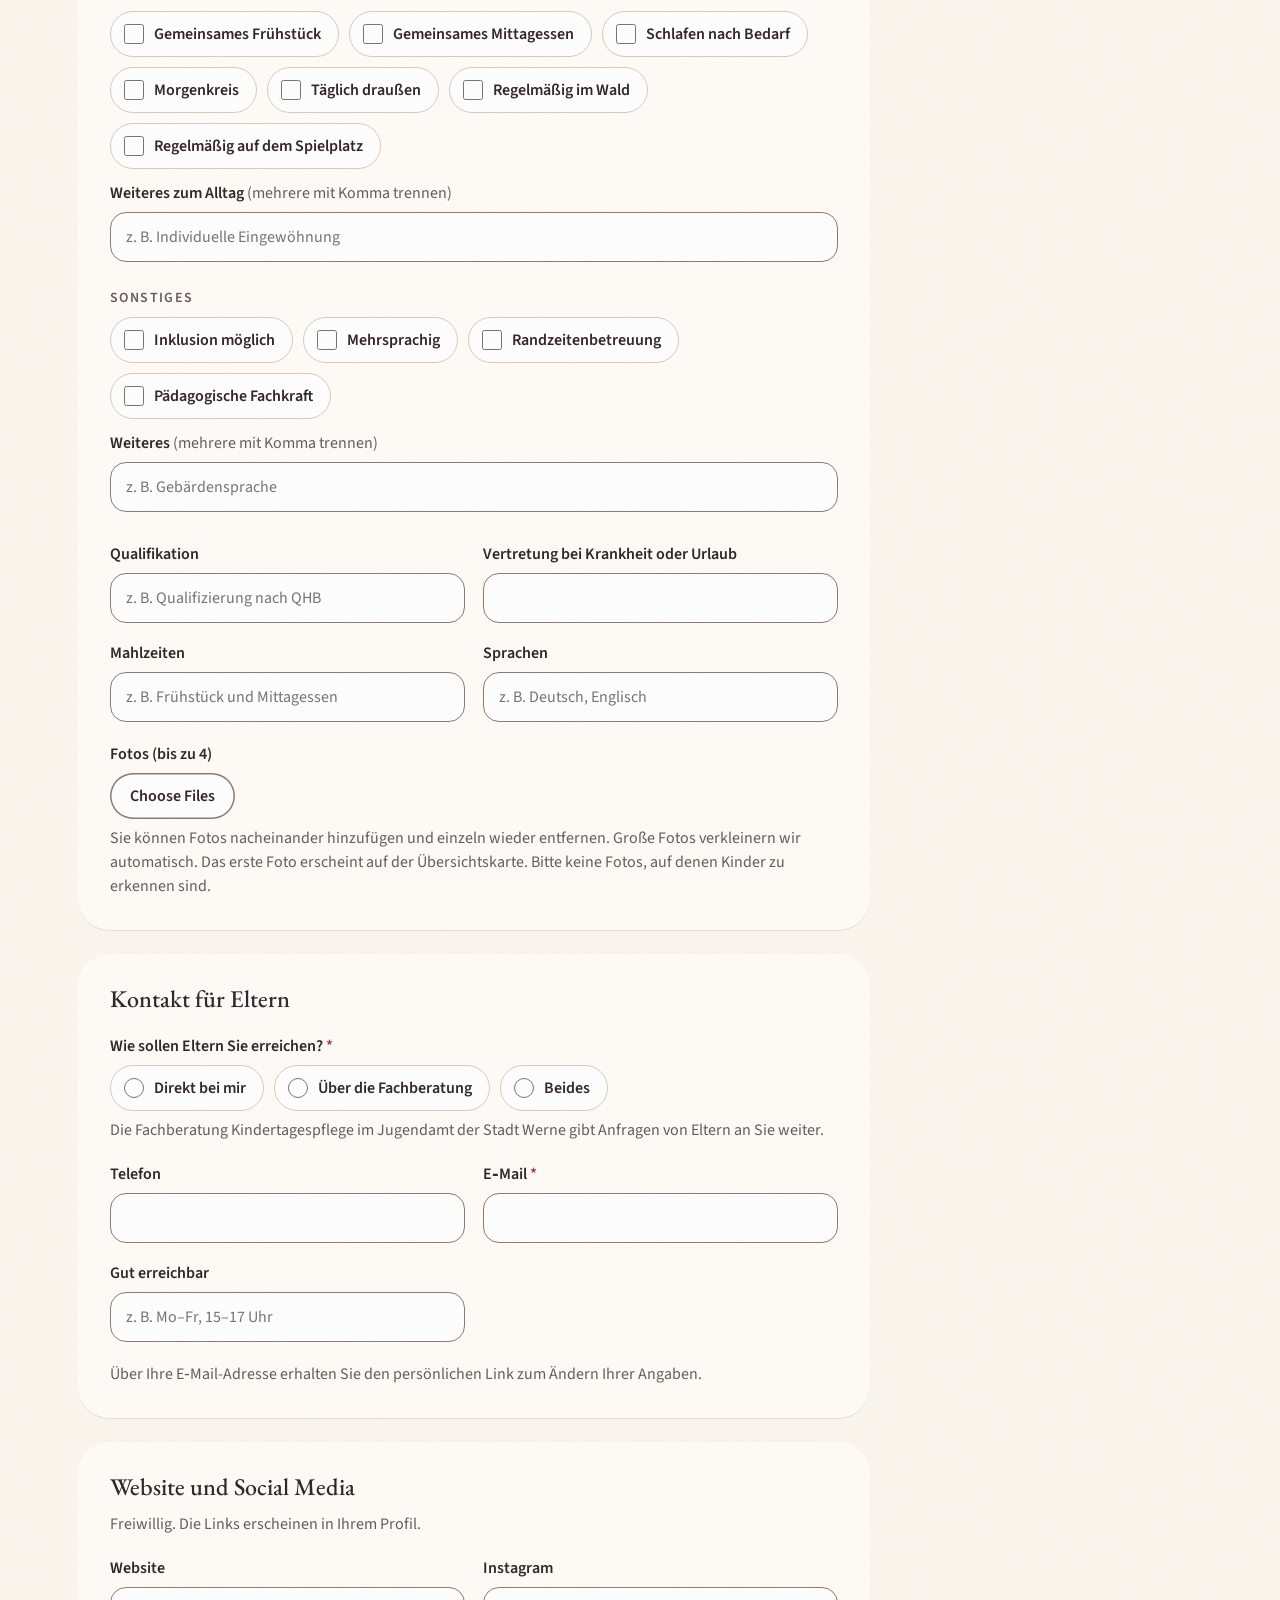
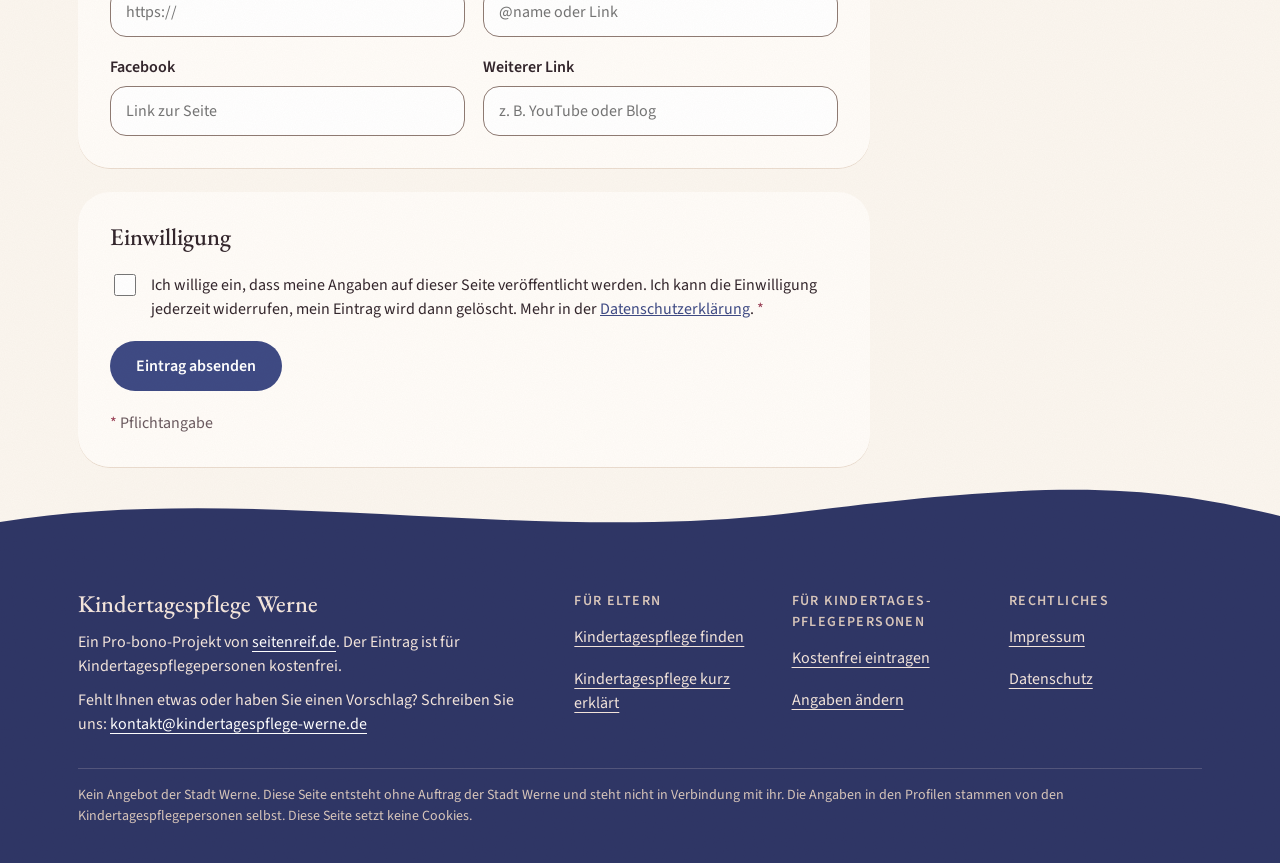
<file: eintragen.html>
<!doctype html>
<html lang="de">
<head>
<meta charset="utf-8">
<meta name="robots" content="noindex, nofollow">
<meta name="viewport" content="width=device-width, initial-scale=1">
<title>Eintragen · Kindertagespflege Werne</title>
<meta name="description" content="Als Kindertagespflegeperson in Werne kostenfrei eintragen.">
<meta property="og:type" content="website">
<meta property="og:site_name" content="Kindertagespflege Werne">
<meta property="og:locale" content="de_DE">
<meta property="og:title" content="Als Kindertagespflegeperson in Werne kostenfrei eintragen">
<meta property="og:description" content="Tagesmütter und Tagesväter in Werne stellen sich hier nach einem einheitlichen Muster vor. Der Eintrag ist kostenfrei.">
<meta property="og:url" content="https://karlschoss-prog.github.io/kindertagespflege-werne-vorschau/eintragen.html">
<meta property="og:image" content="https://karlschoss-prog.github.io/kindertagespflege-werne-vorschau/assets/img/teilen.jpg">
<meta property="og:image:width" content="1200">
<meta property="og:image:height" content="630">
<meta property="og:image:alt" content="Kindertagespflege in Werne auf einen Blick">
<meta name="twitter:card" content="summary_large_image">
<link rel="canonical" href="https://karlschoss-prog.github.io/kindertagespflege-werne-vorschau/eintragen.html">
<link rel="icon" href="assets/img/favicon.svg" type="image/svg+xml">
<link rel="stylesheet" href="assets/css/style.css">
</head>
<body>
<p class="demo" style="margin:0;border-radius:0;text-align:center">Entwurf zur Abstimmung. Alle Profile sind Beispiele, Formulare senden nichts.</p>
<a class="skip" href="#inhalt">Zum Inhalt springen</a>
<svg width="0" height="0" style="position:absolute" aria-hidden="true" focusable="false">
  <defs>
    <filter id="lasur" x="-30%" y="-30%" width="160%" height="160%">
      <feTurbulence type="fractalNoise" baseFrequency="0.007" numOctaves="3" seed="4" result="n"/>
      <feDisplacementMap in="SourceGraphic" in2="n" scale="90" xChannelSelector="R" yChannelSelector="G" result="d"/>
      <feGaussianBlur in="d" stdDeviation="20"/>
    </filter>
    <filter id="lasur-s" x="-30%" y="-30%" width="160%" height="160%">
      <feTurbulence type="fractalNoise" baseFrequency="0.025" numOctaves="2" seed="9" result="n"/>
      <feDisplacementMap in="SourceGraphic" in2="n" scale="26" xChannelSelector="R" yChannelSelector="G" result="d"/>
      <feGaussianBlur in="d" stdDeviation="7"/>
    </filter>
    <filter id="papier">
      <feTurbulence type="fractalNoise" baseFrequency="0.9" numOctaves="2" seed="3"/>
      <feColorMatrix values="0 0 0 0 0.45  0 0 0 0 0.35  0 0 0 0 0.3  0 0 0 0.9 0"/>
    </filter>
  </defs>
</svg>
<div class="page">
<svg class="grain" aria-hidden="true"><rect width="100%" height="100%" filter="url(#papier)"/></svg>
<div class="top">
  <svg class="wash" viewBox="0 0 1440 900" preserveAspectRatio="xMidYMid slice" aria-hidden="true">
    <g filter="url(#lasur)">
      <ellipse cx="1180" cy="170" rx="420" ry="300" fill="#F2C6B4" opacity=".85"/>
      <ellipse cx="900" cy="560" rx="360" ry="230" fill="#F0CF7E" opacity=".6"/>
      <ellipse cx="1380" cy="640" rx="300" ry="240" fill="#AEB8DE" opacity=".55"/>
      <ellipse cx="160" cy="60" rx="320" ry="170" fill="#F8EBC6" opacity=".8"/>
      <ellipse cx="80" cy="760" rx="260" ry="160" fill="#B9CDA5" opacity=".35"/>
    </g>
  </svg>
  <header class="site">
    <div class="wrap">
      <a class="logo" href="index.html" aria-label="Kindertagespflege Werne, zur Startseite">
        <svg class="logo-mark" viewBox="0 0 52 52" aria-hidden="true">
          <g filter="url(#lasur-s)"><circle cx="22" cy="24" r="16" fill="#F0CF7E" style="mix-blend-mode:multiply"/><circle cx="32" cy="28" r="15" fill="#F2C6B4" style="mix-blend-mode:multiply"/></g>
          <path d="M15 27.5 26 18l11 9.5M18.5 25v11h15V25" fill="none" stroke="#2F3666" stroke-width="2" stroke-linecap="round" stroke-linejoin="round"/>
        </svg>
        <span class="logo-text"><strong>Kindertagespflege Werne</strong><span>Freie Plätze auf einen Blick</span></span>
      </a>
      <nav class="main" aria-label="Hauptnavigation">
        <a href="index.html#suche">Kindertagespflege finden</a>
        <a href="index.html#info">Kindertagespflege kurz erklärt</a>
        <a class="btn btn-quiet" href="eintragen.html" aria-current="page"><span class="nur-breit">Für Kindertagespflegepersonen</span><span class="nur-schmal">Eintragen</span></a>
      </nav>
    </div>
  </header>
  <section class="hero" style="padding-bottom:72px">
    <div class="wrap">
      <div class="hero-text" style="max-width:820px">
        <p class="eyebrow" id="kopf-eyebrow">Für Kindertagespflegepersonen</p>
        <h1 id="kopf-titel">Als Kindertagespflegeperson in Werne <em>kostenfrei</em> eintragen</h1>
        <p class="lead" id="kopf-lead">Alle Profile folgen demselben Muster. Eltern finden so schnell, was sie suchen, und Ihr Aufwand für den Eintrag bleibt klein.</p>
      </div>
      <div class="steps" id="kopf-schritte">
        <div class="step"><span class="dot"><svg viewBox="0 0 56 56" aria-hidden="true"><g filter="url(#lasur-s)"><circle cx="28" cy="28" r="20" fill="#F0CF7E"/></g></svg><span>1</span></span><h3>Formular ausfüllen</h3><p>Pflichtangaben zu Ihrem Angebot, auf Wunsch ein kurzer Text und Fotos. Das dauert etwa zehn Minuten.</p></div>
        <div class="step"><span class="dot"><svg viewBox="0 0 56 56" aria-hidden="true"><g filter="url(#lasur-s)"><circle cx="28" cy="28" r="20" fill="#F2C6B4"/></g></svg><span>2</span></span><h3>Prüfung und Freigabe</h3><p>Wir prüfen Ihren Eintrag einmal und schalten ihn frei. Sie bekommen dann eine E‑Mail.</p></div>
        <div class="step"><span class="dot"><svg viewBox="0 0 56 56" aria-hidden="true"><g filter="url(#lasur-s)"><circle cx="28" cy="28" r="20" fill="#AEB8DE"/></g></svg><span>3</span></span><h3>Aktuell halten</h3><p>Freie Plätze und andere Angaben ändern Sie über einen persönlichen Link, ohne Passwort. Änderungen sind sofort online, neue Fotos nach unserer Prüfung.</p></div>
      </div>
    </div>
  </section>
</div>
<main id="inhalt">
<div class="wrap form-layout">
  <form class="entry" id="eintrag-form" novalidate>
    <p class="demo" id="demo-hinweis" hidden><strong>Demo-Modus.</strong> Es ist noch kein Server angebunden. Beim Absenden wird nichts übertragen, das Formular zeigt nur den Datensatz an, der gesendet würde.</p>
    <p class="edit-banner" id="edit-banner" hidden>Sie bearbeiten Ihren bestehenden Eintrag. Ihre Änderungen sind nach dem Speichern sofort online. Neue Fotos prüfen wir vorher.</p>
    <div class="form-errors" id="form-fehler" tabindex="-1" role="alert" hidden></div>

    <fieldset>
      <legend>Zu Ihrer Person</legend>
      <div class="fields">
        <div class="field"><label for="vorname">Vorname <span class="req">*</span></label><input id="vorname" name="vorname" type="text" autocomplete="given-name"></div>
        <div class="field"><label for="nachname">Nachname <span class="req">*</span></label><input id="nachname" name="nachname" type="text" autocomplete="family-name"></div>
        <div class="field"><label for="tagespflegestelle">Name der Kindertagespflegestelle</label><input id="tagespflegestelle" name="tagespflegestelle" type="text" placeholder="optional"></div>
        <div class="field"><label for="ortsteil">Ortsteil <span class="req">*</span></label><select id="ortsteil" name="ortsteil"><option value="">Bitte wählen</option></select></div>
      </div>
      <div class="field">
        <span class="group-label" id="g-form">Betreuungsort <span class="req">*</span></span>
        <div class="options" role="radiogroup" aria-labelledby="g-form">
          <label class="opt"><input type="radio" name="betreuungsform" value="eigener_haushalt">Im eigenen Haushalt</label><label class="opt"><input type="radio" name="betreuungsform" value="angemietete_raeume">In angemieteten Räumen</label><label class="opt"><input type="radio" name="betreuungsform" value="grosstagespflege">Großtagespflege</label>
        </div>
      </div>
      <div class="field" id="feld-weitere-personen" hidden>
        <label for="weitere_personen">Weitere Kindertagespflegepersonen der Großtagespflege</label>
        <input id="weitere_personen" name="weitere_personen" type="text" placeholder="Vor- und Nachnamen, durch Komma getrennt">
        <span class="hint">Bitte nur mit Einverständnis der genannten Personen.</span>
      </div>
    </fieldset>

    <fieldset>
      <legend>Standort auf der Karte</legend>
      <p class="legend-note">Ihre Adresse wird nie veröffentlicht. Auf Wunsch zeigt die Karte einen Kreis, der etwa 300 Meter von Ihrer Wohnung abweicht.</p>
      <label class="consent"><input type="checkbox" name="einwilligung_karte"><span>Ja, meine Kindertagespflege darf mit einem ungefähren Standort auf der Karte erscheinen.</span></label>
      <div class="field" id="feld-strasse">
        <label for="strasse">Straße (ohne Hausnummer)</label>
        <input id="strasse" name="strasse" type="text" autocomplete="off">
        <span class="hint" id="hinweis-strasse">Nur für die Berechnung des ungefähren Standorts. Die Straße wird nicht veröffentlicht.</span>
      </div>
    </fieldset>

    <fieldset>
      <legend>Ihr Angebot</legend>
      <div class="fields">
        <div class="field"><label for="plaetze_gesamt">Betreuungsplätze gesamt <span class="req">*</span></label><input id="plaetze_gesamt" name="plaetze_gesamt" type="number" min="1" max="10" inputmode="numeric"></div>
        <div class="field"><label for="zeiten">Betreuungszeiten <span class="req">*</span></label><input id="zeiten" name="zeiten" type="text" placeholder="z. B. Mo–Fr, 7:30–14:30 Uhr"></div>
      </div>
      <div class="field">
        <span class="group-label" id="g-alter">Alter der Kinder <span class="req">*</span></span>
        <div class="options" role="group" aria-labelledby="g-alter">
          <label class="opt"><input type="checkbox" name="alter" value="u1">Unter 1 Jahr</label><label class="opt"><input type="checkbox" name="alter" value="u3">1–3 Jahre</label><label class="opt"><input type="checkbox" name="alter" value="ue3">Über 3 Jahre</label>
        </div>
      </div>
      <div class="field">
        <span class="group-label" id="g-frei">Freie Plätze <span class="req">*</span></span>
        <div class="options" role="radiogroup" aria-labelledby="g-frei">
          <label class="opt"><input type="radio" name="frei_status" value="jetzt">Jetzt frei</label><label class="opt"><input type="radio" name="frei_status" value="ab">Frei ab einem Datum</label><label class="opt"><input type="radio" name="frei_status" value="keine">Derzeit belegt</label>
        </div>
      </div>
      <div class="fields">
        <div class="field" id="feld-frei-ab" hidden>
          <span class="group-label" id="g-frei-ab">Frei ab <span class="req">*</span></span>
          <div class="monat-jahr" role="group" aria-labelledby="g-frei-ab" data-monat="frei_ab" data-jahre="3">
            <select id="frei_ab_monat" name="frei_ab_monat" aria-label="Frei ab, Monat"><option value="">Monat</option></select>
            <select id="frei_ab_jahr" name="frei_ab_jahr" aria-label="Frei ab, Jahr"><option value="">Jahr</option></select>
          </div>
        </div>
        <div class="field" id="feld-frei-anzahl" hidden><label for="frei_anzahl">Wie viele Plätze?</label><input id="frei_anzahl" name="frei_anzahl" type="number" min="1" max="10" inputmode="numeric" placeholder="1"></div>
      </div>
    </fieldset>

    <fieldset>
      <legend>So stellen Sie sich vor</legend>
      <p class="legend-note">Freiwillig. Eltern bekommen so einen ersten Eindruck von Ihnen und Ihren Räumen.</p>
      <div class="field">
        <label for="beschreibung">Kurzer Text über Sie und Ihre Kindertagespflege</label>
        <textarea id="beschreibung" name="beschreibung" maxlength="600" aria-describedby="beschreibung-zaehler"></textarea>
        <span class="hint" id="beschreibung-zaehler">0 von 600 Zeichen</span>
      </div>
      <div class="field">
        <span class="group-label" id="g-bes">Besonderheiten</span>
        <span class="hint" id="h-bes">Kreuzen Sie an, was regelmäßig zutrifft. Eltern können danach suchen. Fehlt etwas, ergänzen Sie es unter der passenden Gruppe. Eigene Punkte stehen in Ihrem Profil, gesucht wird nur nach den&nbsp;vorgegebenen.</span>
        <div role="group" aria-labelledby="g-bes" aria-describedby="h-bes" id="besonderheiten-gruppen" style="display:flex;flex-direction:column;gap:8px"></div>
      </div>
      <div class="fields">
        <div class="field"><label for="qualifikation">Qualifikation</label><input id="qualifikation" name="qualifikation" type="text" placeholder="z. B. Qualifizierung nach QHB"></div>
        <div class="field"><label for="vertretung">Vertretung bei Krankheit oder Urlaub</label><input id="vertretung" name="vertretung" type="text"></div>
        <div class="field"><label for="mahlzeiten">Mahlzeiten</label><input id="mahlzeiten" name="mahlzeiten" type="text" placeholder="z. B. Frühstück und Mittagessen"></div>
        <div class="field"><label for="sprachen">Sprachen</label><input id="sprachen" name="sprachen" type="text" placeholder="z. B. Deutsch, Englisch"></div>
      </div>
      <div class="field">
        <label for="fotos">Fotos (bis zu 4)</label>
        <input id="fotos" name="fotos" type="file" accept="image/jpeg,image/png,image/webp" multiple aria-describedby="foto-hinweis">
        <p class="foto-anzahl" id="foto-anzahl" aria-live="polite" hidden></p>
        <ul class="thumbs" id="foto-vorschau" aria-label="Ausgewählte Fotos"></ul>
        <p class="foto-meldung" id="foto-meldung" role="status" hidden></p>
        <span class="hint" id="foto-hinweis">Sie können Fotos nacheinander hinzufügen und einzeln wieder entfernen. Große Fotos verkleinern wir automatisch. Das erste Foto erscheint auf der Übersichtskarte. Bitte keine Fotos, auf denen Kinder zu erkennen sind.</span>
        <span class="hint" id="foto-hinweis-aendern" hidden>Neue Fotos ersetzen alle bisherigen. Wir prüfen sie, bevor sie erscheinen. Bis dahin bleiben die bisherigen&nbsp;sichtbar.</span>
      </div>
      <div class="field" id="feld-foto-rechte" hidden>
        <label class="consent"><input type="checkbox" name="foto_rechte"><span>Ich habe die Rechte an diesen Fotos. Auf den Fotos sind keine Kinder zu erkennen. Abgebildete Erwachsene sind mit der Veröffentlichung einverstanden.</span></label>
      </div>
    </fieldset>

    <fieldset>
      <legend>Kontakt für Eltern</legend>
      <div class="field">
        <span class="group-label" id="g-kw">Wie sollen Eltern Sie erreichen? <span class="req">*</span></span>
        <div class="options" role="radiogroup" aria-labelledby="g-kw">
          <label class="opt"><input type="radio" name="kontaktweg" value="direkt">Direkt bei mir</label><label class="opt"><input type="radio" name="kontaktweg" value="beratung">Über die Fachberatung</label><label class="opt"><input type="radio" name="kontaktweg" value="beides">Beides</label>
        </div>
        <span class="hint">Die Fachberatung Kindertagespflege im Jugendamt der Stadt Werne gibt Anfragen von Eltern an Sie weiter. <span id="hinweis-beratung" hidden>Bei diesem Weg erscheinen Ihre Telefonnummer und E‑Mail-Adresse nicht im Profil.</span></span>
      </div>
      <div class="fields">
        <div class="field"><label for="telefon">Telefon</label><input id="telefon" name="telefon" type="tel" autocomplete="tel"></div>
        <div class="field"><label for="email">E‑Mail <span class="req">*</span></label><input id="email" name="email" type="email" autocomplete="email"></div>
        <div class="field"><label for="erreichbar">Gut erreichbar</label><input id="erreichbar" name="erreichbar" type="text" placeholder="z. B. Mo–Fr, 15–17 Uhr"></div>
      </div>
      <div class="field" id="feld-email-oeffentlich" hidden>
        <label class="consent"><input type="checkbox" name="email_oeffentlich"><span>Meine E‑Mail-Adresse darf im Profil stehen.</span></label>
      </div>
      <p class="hint">Über Ihre E‑Mail-Adresse erhalten Sie den persönlichen Link zum Ändern Ihrer Angaben.</p>
    </fieldset>

    <fieldset>
      <legend>Website und Social Media</legend>
      <p class="legend-note">Freiwillig. Die Links erscheinen in Ihrem Profil.</p>
      <div class="fields">
        <div class="field"><label for="website">Website</label><input id="website" name="website" type="url" inputmode="url" placeholder="https://"></div>
        <div class="field"><label for="instagram">Instagram</label><input id="instagram" name="instagram" type="text" placeholder="@name oder Link"></div>
        <div class="field"><label for="facebook">Facebook</label><input id="facebook" name="facebook" type="url" inputmode="url" placeholder="Link zur Seite"></div>
        <div class="field"><label for="weitere_link">Weiterer Link</label><input id="weitere_link" name="weitere_link" type="url" inputmode="url" placeholder="z. B. YouTube oder Blog"></div>
      </div>
    </fieldset>

    <fieldset>
      <legend>Einwilligung</legend>
      <div class="field"><label class="consent"><input type="checkbox" name="einwilligung"><span>Ich willige ein, dass meine Angaben auf dieser Seite veröffentlicht werden. Ich kann die Einwilligung jederzeit widerrufen, mein Eintrag wird dann gelöscht. Mehr in der <a href="datenschutz.html#eintrag">Datenschutzerklärung</a>. <span class="req">*</span></span></label></div>
      <div style="position:absolute;left:-9999px" aria-hidden="true"><label>Firma <input type="text" name="firma" tabindex="-1" autocomplete="off"></label></div>
      <div><button type="submit" class="btn btn-primary" id="absenden">Eintrag absenden</button></div>
      <p class="hint"><span class="req">*</span> Pflichtangabe</p>
    </fieldset>

    <fieldset id="loeschen-box" hidden>
      <legend>Eintrag löschen</legend>
      <p class="legend-note">Ihr Profil verschwindet sofort von der Seite. Ihre Daten werden anschließend gelöscht.</p>
      <label class="consent"><input type="checkbox" id="loeschen-bestaetigen"><span>Ja, ich möchte meinen Eintrag löschen.</span></label>
      <div><button type="button" class="btn btn-danger" id="loeschen-btn">Eintrag löschen</button></div>
      <p class="error" id="loeschen-hinweis" aria-live="polite"></p>
    </fieldset>
  </form>

  <div class="success" id="erfolg" hidden tabindex="-1">
    <span class="blob-icon"><svg class="b" viewBox="0 0 76 76" aria-hidden="true"><g filter="url(#lasur-s)"><circle cx="38" cy="38" r="28" fill="#B9CDA5"/></g></svg><svg class="i" width="30" height="30" viewBox="0 0 24 24" fill="none" stroke="currentColor" stroke-width="1.8" stroke-linecap="round" stroke-linejoin="round" aria-hidden="true"><path d="m5 12 5 5 9-10"/></svg></span>
    <h2 id="erfolg-titel">Danke</h2>
    <p id="erfolg-text"></p>
    <div class="demo" id="erfolg-demo" hidden><strong>Demo-Modus:</strong> Diese Daten würden an den Server gehen (siehe docs/02-datenmodell.md).<pre id="erfolg-json"></pre></div>
    <a class="btn btn-quiet" href="index.html">Zur Übersicht</a>
  </div>

  <div class="success" id="link-ungueltig" hidden>
    <h2>Dieser Link ist nicht mehr gültig</h2>
    <p>Fordern Sie einfach einen neuen Link an. Sie bekommen ihn per E‑Mail.</p>
    <a class="btn btn-primary" href="aendern.html">Neuen Link anfordern</a>
  </div>

  <aside class="form-side">
    <section class="box"><h2>Kostenfrei</h2><p>Der Eintrag ist kostenfrei. Die Seite ist ein Pro-bono-Projekt von seitenreif.de.</p></section>
    <section class="box"><h2>So sieht Ihr Profil aus</h2><p style="margin-bottom:14px">Alle Angaben erscheinen an derselben Stelle wie bei den anderen Kindertagespflegepersonen.</p><a class="sans" style="font-weight:600;text-underline-offset:4px" href="profil.html?id=musterprofil">Beispielprofil ansehen</a></section>
    <section class="box"><h2>Schon eingetragen?</h2><p style="margin-bottom:14px">Ihre Angaben ändern Sie über Ihren persönlichen Link.</p><a class="sans" style="font-weight:600;text-underline-offset:4px" href="aendern.html">Link anfordern</a></section>
    <section class="box"><h2>Fragen zum Eintrag?</h2><p data-cfg="betreiber.kontakt"></p></section>
  </aside>
</div>
</main>
<footer class="site">
  <svg class="curve" viewBox="0 0 1440 72" preserveAspectRatio="none" aria-hidden="true"><path d="M0 46 C 280 6, 600 70, 900 36 S 1300 10, 1440 40 L1440 72 L0 72 Z" fill="#2F3666"/></svg>
  <div class="wrap fuss">
    <div class="fuss-marke">
      <strong>Kindertagespflege Werne</strong>
      <p>Ein Pro-bono-Projekt von <a href="https://www.seitenreif.de">seitenreif.de</a>. Der Eintrag ist für Kindertagespflegepersonen kostenfrei.</p>
      <p class="fuss-feedback">Fehlt Ihnen etwas oder haben Sie einen Vorschlag? Schreiben Sie uns: <a data-cfg="betreiber.feedback" data-cfg-href="betreiber.feedback">[E-Mail für Feedback]</a></p>
    </div>
    <nav class="fuss-nav" aria-label="Weitere Seiten">
      <div><p class="fuss-titel">Für Eltern</p><ul><li><a href="index.html#suche">Kindertagespflege finden</a></li><li><a href="index.html#info">Kindertagespflege kurz erklärt</a></li></ul></div>
      <div><p class="fuss-titel">Für Kindertages&shy;pflege&shy;personen</p><ul><li><a href="eintragen.html">Kostenfrei eintragen</a></li><li><a href="aendern.html">Angaben ändern</a></li></ul></div>
      <div><p class="fuss-titel">Rechtliches</p><ul><li><a href="impressum.html">Impressum</a></li><li><a href="datenschutz.html">Datenschutz</a></li></ul></div>
    </nav>
  </div>
  <div class="wrap disclaimer">
    <p>Kein Angebot der Stadt Werne. Diese Seite entsteht ohne Auftrag der Stadt Werne und steht nicht in Verbindung mit ihr. Die Angaben in den Profilen stammen von den Kindertagespflegepersonen selbst. Diese Seite setzt keine Cookies.</p>
  </div>
</footer>
</div>
<script src="assets/js/config.js"></script>
<script src="assets/js/common.js"></script>
<script src="assets/js/formular.js"></script>
</body>
</html>
</file>
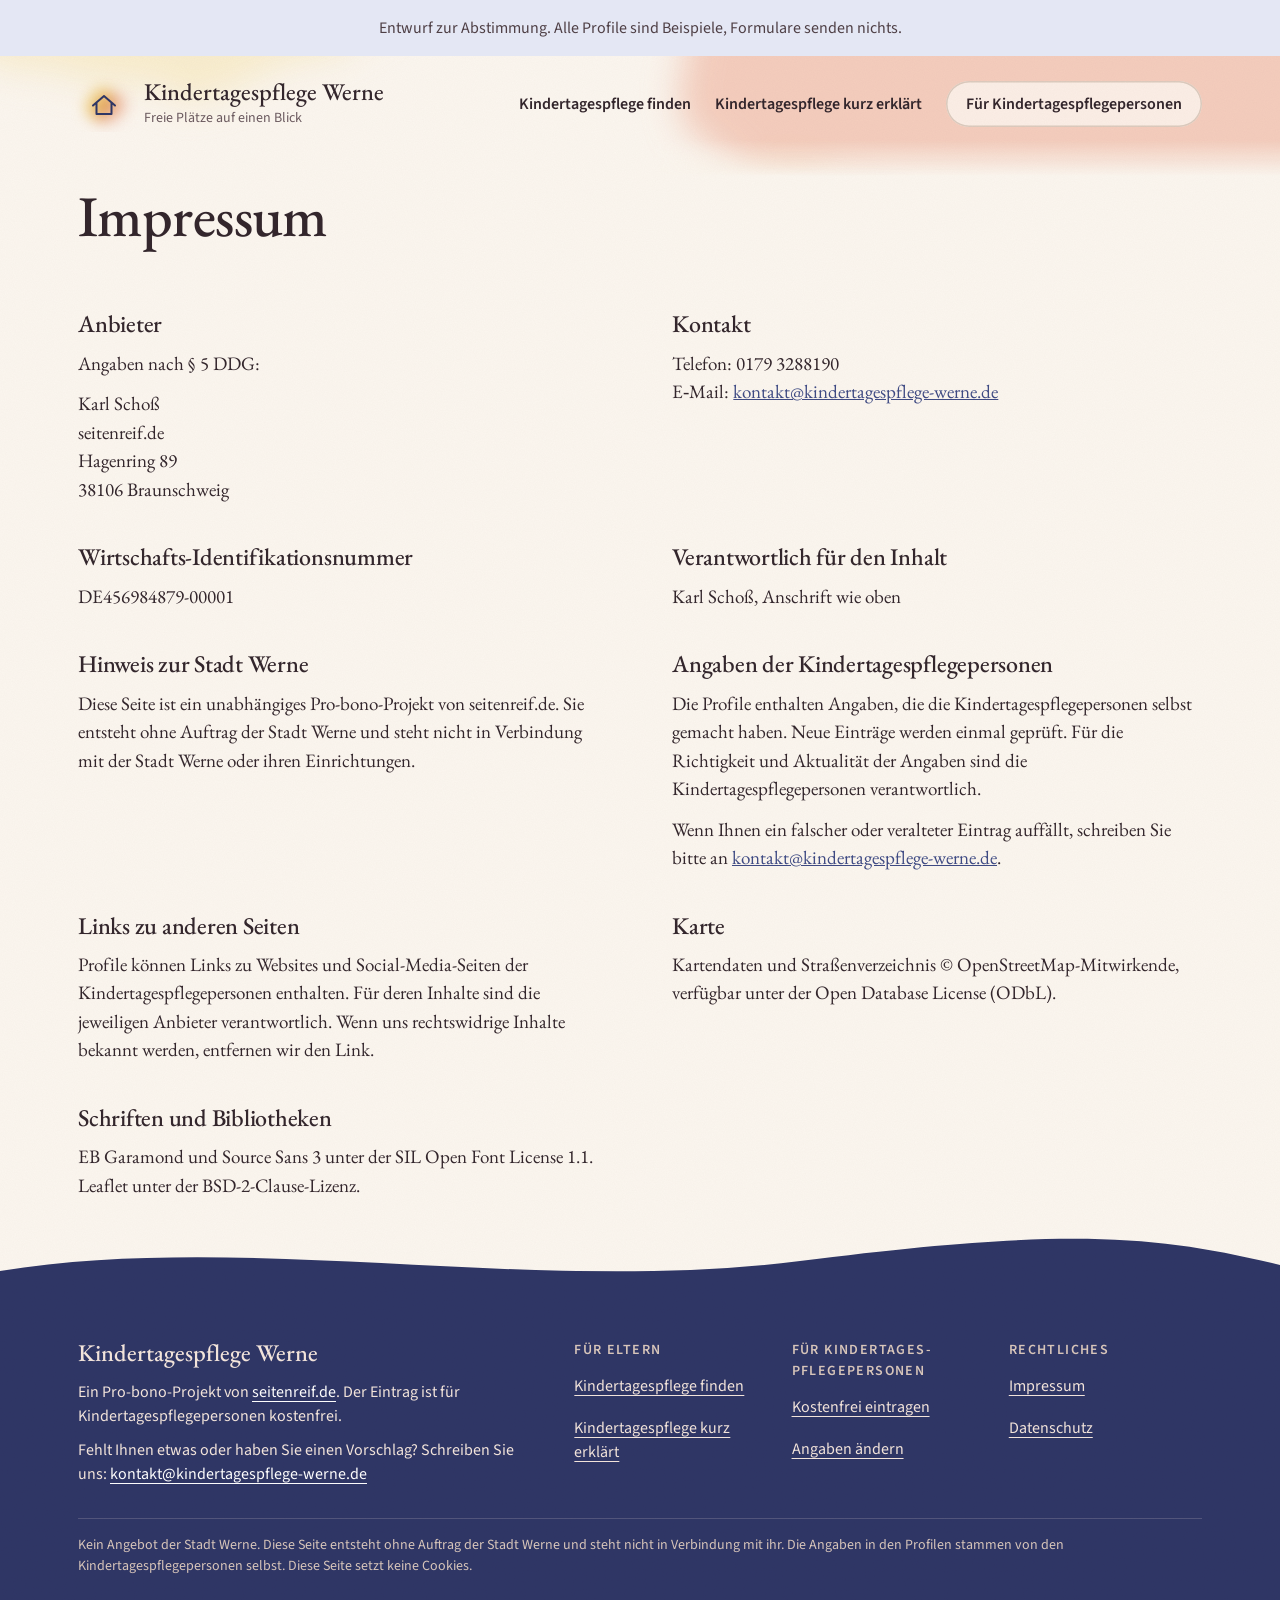
<file: impressum.html>
<!doctype html>
<html lang="de">
<head>
<meta charset="utf-8">
<meta name="robots" content="noindex, nofollow">
<meta name="viewport" content="width=device-width, initial-scale=1">
<title>Impressum · Kindertagespflege Werne</title>
<meta name="description" content="Impressum der Seite Kindertagespflege Werne.">
<meta property="og:type" content="website">
<meta property="og:site_name" content="Kindertagespflege Werne">
<meta property="og:locale" content="de_DE">
<meta property="og:title" content="Impressum · Kindertagespflege Werne">
<meta property="og:description" content="Impressum der Seite Kindertagespflege Werne.">
<meta property="og:image" content="https://karlschoss-prog.github.io/kindertagespflege-werne-vorschau/assets/img/teilen.jpg">
<meta property="og:image:width" content="1200">
<meta property="og:image:height" content="630">
<meta property="og:image:alt" content="Kindertagespflege in Werne auf einen Blick">
<meta name="twitter:card" content="summary_large_image">
<link rel="canonical" href="https://karlschoss-prog.github.io/kindertagespflege-werne-vorschau/impressum.html">
<link rel="icon" href="assets/img/favicon.svg" type="image/svg+xml">
<link rel="stylesheet" href="assets/css/style.css">
</head>
<body>
<p class="demo" style="margin:0;border-radius:0;text-align:center">Entwurf zur Abstimmung. Alle Profile sind Beispiele, Formulare senden nichts.</p>
<a class="skip" href="#inhalt">Zum Inhalt springen</a>
<svg width="0" height="0" style="position:absolute" aria-hidden="true" focusable="false">
  <defs>
    <filter id="lasur" x="-30%" y="-30%" width="160%" height="160%">
      <feTurbulence type="fractalNoise" baseFrequency="0.007" numOctaves="3" seed="4" result="n"/>
      <feDisplacementMap in="SourceGraphic" in2="n" scale="90" xChannelSelector="R" yChannelSelector="G" result="d"/>
      <feGaussianBlur in="d" stdDeviation="20"/>
    </filter>
    <filter id="lasur-s" x="-30%" y="-30%" width="160%" height="160%">
      <feTurbulence type="fractalNoise" baseFrequency="0.025" numOctaves="2" seed="9" result="n"/>
      <feDisplacementMap in="SourceGraphic" in2="n" scale="26" xChannelSelector="R" yChannelSelector="G" result="d"/>
      <feGaussianBlur in="d" stdDeviation="7"/>
    </filter>
    <filter id="papier">
      <feTurbulence type="fractalNoise" baseFrequency="0.9" numOctaves="2" seed="3"/>
      <feColorMatrix values="0 0 0 0 0.45  0 0 0 0 0.35  0 0 0 0 0.3  0 0 0 0.9 0"/>
    </filter>
  </defs>
</svg>
<div class="page">
<svg class="grain" aria-hidden="true"><rect width="100%" height="100%" filter="url(#papier)"/></svg>
<div class="top">
  <svg class="wash" viewBox="0 0 1440 520" preserveAspectRatio="xMidYMid slice" aria-hidden="true">
    <g filter="url(#lasur)">
      <ellipse cx="1180" cy="170" rx="420" ry="300" fill="#F2C6B4" opacity=".85"/>
      <ellipse cx="900" cy="560" rx="360" ry="230" fill="#F0CF7E" opacity=".6"/>
      <ellipse cx="1380" cy="640" rx="300" ry="240" fill="#AEB8DE" opacity=".55"/>
      <ellipse cx="160" cy="60" rx="320" ry="170" fill="#F8EBC6" opacity=".8"/>
      <ellipse cx="80" cy="760" rx="260" ry="160" fill="#B9CDA5" opacity=".35"/>
    </g>
  </svg>
  <header class="site">
    <div class="wrap">
      <a class="logo" href="index.html" aria-label="Kindertagespflege Werne, zur Startseite">
        <svg class="logo-mark" viewBox="0 0 52 52" aria-hidden="true">
          <g filter="url(#lasur-s)"><circle cx="22" cy="24" r="16" fill="#F0CF7E" style="mix-blend-mode:multiply"/><circle cx="32" cy="28" r="15" fill="#F2C6B4" style="mix-blend-mode:multiply"/></g>
          <path d="M15 27.5 26 18l11 9.5M18.5 25v11h15V25" fill="none" stroke="#2F3666" stroke-width="2" stroke-linecap="round" stroke-linejoin="round"/>
        </svg>
        <span class="logo-text"><strong>Kindertagespflege Werne</strong><span>Freie Plätze auf einen Blick</span></span>
      </a>
      <nav class="main" aria-label="Hauptnavigation">
        <a href="index.html#suche">Kindertagespflege finden</a>
        <a href="index.html#info">Kindertagespflege kurz erklärt</a>
        <a class="btn btn-quiet" href="eintragen.html"><span class="nur-breit">Für Kindertagespflegepersonen</span><span class="nur-schmal">Eintragen</span></a>
      </nav>
    </div>
  </header>
<div style="height:24px"></div>
</div>
<main id="inhalt">
<div class="wrap">
  <article class="prose breit">
    <h1>Impressum</h1>
    <div class="recht-raster">
      <section>
        <h2>Anbieter</h2>
        <p>Angaben nach §&nbsp;5 DDG:</p>
        <p>Karl Schoß<br>seitenreif.de<br>Hagenring 89<br>38106 Braunschweig</p>
      </section>
      <section>
        <h2>Kontakt</h2>
        <p>Telefon: 0179 3288190<br>E‑Mail: <a href="mailto:kontakt@kindertagespflege-werne.de">kontakt@kindertagespflege-werne.de</a></p>
      </section>
      <section>
        <h2>Wirtschafts-Identifikationsnummer</h2>
        <p>DE456984879-00001</p>
      </section>
      <section>
        <h2>Verantwortlich für den Inhalt</h2>
        <p>Karl Schoß, Anschrift wie oben</p>
      </section>
      <section>
        <h2>Hinweis zur Stadt Werne</h2>
        <p>Diese Seite ist ein unabhängiges Pro-bono-Projekt von seitenreif.de. Sie entsteht ohne Auftrag der Stadt Werne und steht nicht in Verbindung mit der Stadt Werne oder ihren Einrichtungen.</p>
      </section>
      <section>
        <h2>Angaben der Kindertagespflegepersonen</h2>
        <p>Die Profile enthalten Angaben, die die Kindertagespflegepersonen selbst gemacht haben. Neue Einträge werden einmal geprüft. Für die Richtigkeit und Aktualität der Angaben sind die Kindertagespflegepersonen verantwortlich.</p>
        <p>Wenn Ihnen ein falscher oder veralteter Eintrag auffällt, schreiben Sie bitte an <a href="mailto:kontakt@kindertagespflege-werne.de">kontakt@kindertagespflege-werne.de</a>.</p>
      </section>
      <section>
        <h2>Links zu anderen Seiten</h2>
        <p>Profile können Links zu Websites und Social-Media-Seiten der Kindertagespflegepersonen enthalten. Für deren Inhalte sind die jeweiligen Anbieter verantwortlich. Wenn uns rechtswidrige Inhalte bekannt werden, entfernen wir den Link.</p>
      </section>
      <section>
        <h2>Karte</h2>
        <p>Kartendaten und Straßenverzeichnis &copy; OpenStreetMap-Mitwirkende, verfügbar unter der Open Database License (ODbL).</p>
      </section>
      <section>
        <h2>Schriften und Bibliotheken</h2>
        <p>EB Garamond und Source Sans 3 unter der SIL Open Font License 1.1. Leaflet unter der BSD-2-Clause-Lizenz.</p>
      </section>
    </div>
  </article>
</div>
</main>
<footer class="site">
  <svg class="curve" viewBox="0 0 1440 72" preserveAspectRatio="none" aria-hidden="true"><path d="M0 46 C 280 6, 600 70, 900 36 S 1300 10, 1440 40 L1440 72 L0 72 Z" fill="#2F3666"/></svg>
  <div class="wrap fuss">
    <div class="fuss-marke">
      <strong>Kindertagespflege Werne</strong>
      <p>Ein Pro-bono-Projekt von <a href="https://www.seitenreif.de">seitenreif.de</a>. Der Eintrag ist für Kindertagespflegepersonen kostenfrei.</p>
      <p class="fuss-feedback">Fehlt Ihnen etwas oder haben Sie einen Vorschlag? Schreiben Sie uns: <a data-cfg="betreiber.feedback" data-cfg-href="betreiber.feedback">[E-Mail für Feedback]</a></p>
    </div>
    <nav class="fuss-nav" aria-label="Weitere Seiten">
      <div><p class="fuss-titel">Für Eltern</p><ul><li><a href="index.html#suche">Kindertagespflege finden</a></li><li><a href="index.html#info">Kindertagespflege kurz erklärt</a></li></ul></div>
      <div><p class="fuss-titel">Für Kindertages&shy;pflege&shy;personen</p><ul><li><a href="eintragen.html">Kostenfrei eintragen</a></li><li><a href="aendern.html">Angaben ändern</a></li></ul></div>
      <div><p class="fuss-titel">Rechtliches</p><ul><li><a href="impressum.html">Impressum</a></li><li><a href="datenschutz.html">Datenschutz</a></li></ul></div>
    </nav>
  </div>
  <div class="wrap disclaimer">
    <p>Kein Angebot der Stadt Werne. Diese Seite entsteht ohne Auftrag der Stadt Werne und steht nicht in Verbindung mit ihr. Die Angaben in den Profilen stammen von den Kindertagespflegepersonen selbst. Diese Seite setzt keine Cookies.</p>
  </div>
</footer>
</div>
<script src="assets/js/config.js"></script>
<script src="assets/js/common.js"></script>
</body>
</html>
</file>
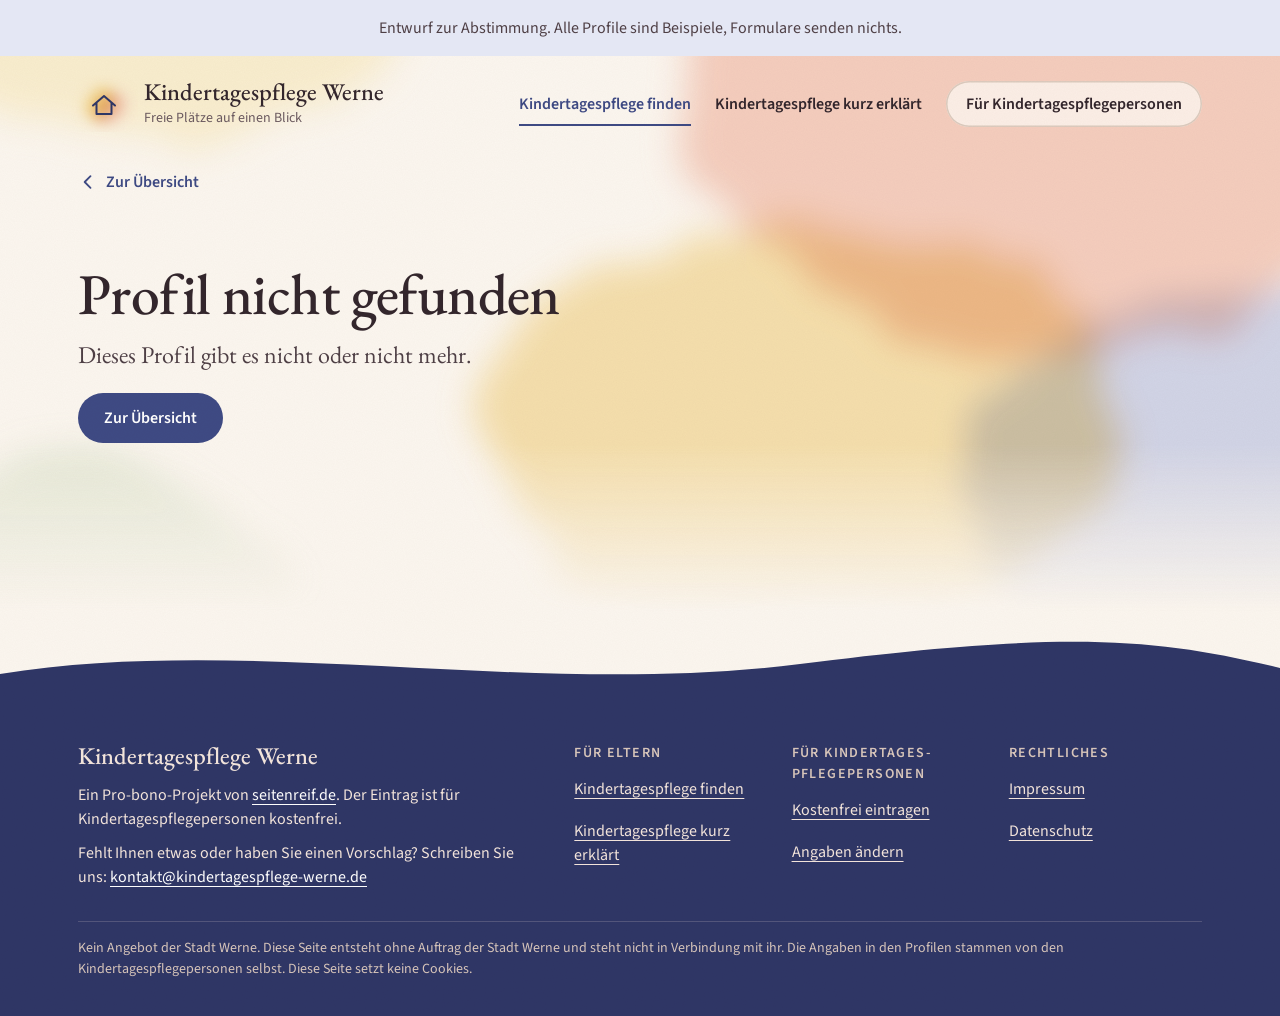
<file: profil.html>
<!doctype html>
<html lang="de">
<head>
<meta charset="utf-8">
<meta name="robots" content="noindex, nofollow">
<meta name="viewport" content="width=device-width, initial-scale=1">
<title>Profil · Kindertagespflege Werne</title>
<meta name="description" content="Profil einer Tagesmutter oder eines Tagesvaters in Werne.">
<meta property="og:type" content="website">
<meta property="og:site_name" content="Kindertagespflege Werne">
<meta property="og:locale" content="de_DE">
<meta property="og:title" content="Kindertagespflege in Werne · Profil">
<meta property="og:description" content="Profil einer Tagesmutter oder eines Tagesvaters in Werne: Betreuungszeiten, freie Plätze und Kontakt.">
<meta property="og:image" content="https://karlschoss-prog.github.io/kindertagespflege-werne-vorschau/assets/img/teilen.jpg">
<meta property="og:image:width" content="1200">
<meta property="og:image:height" content="630">
<meta property="og:image:alt" content="Kindertagespflege in Werne auf einen Blick">
<meta name="twitter:card" content="summary_large_image">
<link rel="icon" href="assets/img/favicon.svg" type="image/svg+xml">
<link rel="stylesheet" href="assets/css/style.css">
<link rel="stylesheet" href="assets/vendor/leaflet/leaflet.css">
</head>
<body>
<p class="demo" style="margin:0;border-radius:0;text-align:center">Entwurf zur Abstimmung. Alle Profile sind Beispiele, Formulare senden nichts.</p>
<a class="skip" href="#inhalt">Zum Inhalt springen</a>
<svg width="0" height="0" style="position:absolute" aria-hidden="true" focusable="false">
  <defs>
    <filter id="lasur" x="-30%" y="-30%" width="160%" height="160%">
      <feTurbulence type="fractalNoise" baseFrequency="0.007" numOctaves="3" seed="4" result="n"/>
      <feDisplacementMap in="SourceGraphic" in2="n" scale="90" xChannelSelector="R" yChannelSelector="G" result="d"/>
      <feGaussianBlur in="d" stdDeviation="20"/>
    </filter>
    <filter id="lasur-s" x="-30%" y="-30%" width="160%" height="160%">
      <feTurbulence type="fractalNoise" baseFrequency="0.025" numOctaves="2" seed="9" result="n"/>
      <feDisplacementMap in="SourceGraphic" in2="n" scale="26" xChannelSelector="R" yChannelSelector="G" result="d"/>
      <feGaussianBlur in="d" stdDeviation="7"/>
    </filter>
    <filter id="papier">
      <feTurbulence type="fractalNoise" baseFrequency="0.9" numOctaves="2" seed="3"/>
      <feColorMatrix values="0 0 0 0 0.45  0 0 0 0 0.35  0 0 0 0 0.3  0 0 0 0.9 0"/>
    </filter>
  </defs>
</svg>
<div class="page">
<svg class="grain" aria-hidden="true"><rect width="100%" height="100%" filter="url(#papier)"/></svg>
<div class="top">
  <svg class="wash" viewBox="0 0 1440 900" preserveAspectRatio="xMidYMid slice" aria-hidden="true">
    <g filter="url(#lasur)">
      <ellipse cx="1180" cy="170" rx="420" ry="300" fill="#F2C6B4" opacity=".85"/>
      <ellipse cx="900" cy="560" rx="360" ry="230" fill="#F0CF7E" opacity=".6"/>
      <ellipse cx="1380" cy="640" rx="300" ry="240" fill="#AEB8DE" opacity=".55"/>
      <ellipse cx="160" cy="60" rx="320" ry="170" fill="#F8EBC6" opacity=".8"/>
      <ellipse cx="80" cy="760" rx="260" ry="160" fill="#B9CDA5" opacity=".35"/>
    </g>
  </svg>
  <header class="site">
    <div class="wrap">
      <a class="logo" href="index.html" aria-label="Kindertagespflege Werne, zur Startseite">
        <svg class="logo-mark" viewBox="0 0 52 52" aria-hidden="true">
          <g filter="url(#lasur-s)"><circle cx="22" cy="24" r="16" fill="#F0CF7E" style="mix-blend-mode:multiply"/><circle cx="32" cy="28" r="15" fill="#F2C6B4" style="mix-blend-mode:multiply"/></g>
          <path d="M15 27.5 26 18l11 9.5M18.5 25v11h15V25" fill="none" stroke="#2F3666" stroke-width="2" stroke-linecap="round" stroke-linejoin="round"/>
        </svg>
        <span class="logo-text"><strong>Kindertagespflege Werne</strong><span>Freie Plätze auf einen Blick</span></span>
      </a>
      <nav class="main" aria-label="Hauptnavigation">
        <a href="index.html#suche" aria-current="page">Kindertagespflege finden</a>
        <a href="index.html#info">Kindertagespflege kurz erklärt</a>
        <a class="btn btn-quiet" href="eintragen.html"><span class="nur-breit">Für Kindertagespflegepersonen</span><span class="nur-schmal">Eintragen</span></a>
      </nav>
    </div>
  </header>
  <div class="wrap">
    <a class="back" href="index.html#suche"><svg width="20" height="20" viewBox="0 0 24 24" fill="none" stroke="currentColor" stroke-width="2.2" stroke-linecap="round" stroke-linejoin="round" aria-hidden="true"><path d="M15 5l-7 7 7 7"/></svg>Zur Übersicht</a>
    <p class="muster-hinweis" id="muster-hinweis" hidden>Musterprofil: So sieht ein Profil aus. Alle Angaben sind Beispiele.</p>
    <section class="profile-hero" id="profil-kopf" aria-labelledby="p-name" aria-live="polite"><p class="small">Profil wird geladen …</p></section>
  </div>
</div>
<main id="inhalt">
<div class="wrap profile-body" id="profil-inhalt"></div>
</main>
<footer class="site">
  <svg class="curve" viewBox="0 0 1440 72" preserveAspectRatio="none" aria-hidden="true"><path d="M0 46 C 280 6, 600 70, 900 36 S 1300 10, 1440 40 L1440 72 L0 72 Z" fill="#2F3666"/></svg>
  <div class="wrap fuss">
    <div class="fuss-marke">
      <strong>Kindertagespflege Werne</strong>
      <p>Ein Pro-bono-Projekt von <a href="https://www.seitenreif.de">seitenreif.de</a>. Der Eintrag ist für Kindertagespflegepersonen kostenfrei.</p>
      <p class="fuss-feedback">Fehlt Ihnen etwas oder haben Sie einen Vorschlag? Schreiben Sie uns: <a data-cfg="betreiber.feedback" data-cfg-href="betreiber.feedback">[E-Mail für Feedback]</a></p>
    </div>
    <nav class="fuss-nav" aria-label="Weitere Seiten">
      <div><p class="fuss-titel">Für Eltern</p><ul><li><a href="index.html#suche">Kindertagespflege finden</a></li><li><a href="index.html#info">Kindertagespflege kurz erklärt</a></li></ul></div>
      <div><p class="fuss-titel">Für Kindertages&shy;pflege&shy;personen</p><ul><li><a href="eintragen.html">Kostenfrei eintragen</a></li><li><a href="aendern.html">Angaben ändern</a></li></ul></div>
      <div><p class="fuss-titel">Rechtliches</p><ul><li><a href="impressum.html">Impressum</a></li><li><a href="datenschutz.html">Datenschutz</a></li></ul></div>
    </nav>
  </div>
  <div class="wrap disclaimer">
    <p>Kein Angebot der Stadt Werne. Diese Seite entsteht ohne Auftrag der Stadt Werne und steht nicht in Verbindung mit ihr. Die Angaben in den Profilen stammen von den Kindertagespflegepersonen selbst. Diese Seite setzt keine Cookies.</p>
  </div>
</footer>
</div>
<script src="assets/vendor/leaflet/leaflet.js"></script>
<script src="assets/js/config.js"></script>
<script src="assets/js/common.js"></script>
<script src="assets/js/musterprofil.js"></script>
<script src="assets/js/profil.js"></script>
</body>
</html>
</file>
<file: assets/css/style.css>
/* Kindertagespflege Werne · Gestaltung nach Entwurf 3 (Farbenlehre)
   Schriften liegen lokal (assets/fonts), es werden keine externen Dienste geladen.

   System (seit der Design-Prüfung vom 02.11.2026):
   - 6 Schriftgrößen je Breite (--fs-…), 3 Gewichte (400, 500 für Überschriften, 600), 2 Zeilenhöhen
   - Rundungen: klein (Felder, Hinweise), groß (Kästen, Karten), Pille, Kreis
   - Erkennungszeichen: Lasurflächen und organische Bildformen (.photo, .profile-photo, .gallery .g).
     Diese Formen bleiben bewusst unregelmäßig. */

@font-face{font-family:"EB Garamond";font-style:normal;font-weight:400;font-display:swap;src:url(../fonts/eb-garamond-latin-400-normal.woff2) format("woff2")}
@font-face{font-family:"EB Garamond";font-style:normal;font-weight:500;font-display:swap;src:url(../fonts/eb-garamond-latin-500-normal.woff2) format("woff2")}
@font-face{font-family:"EB Garamond";font-style:normal;font-weight:600;font-display:swap;src:url(../fonts/eb-garamond-latin-600-normal.woff2) format("woff2")}
@font-face{font-family:"EB Garamond";font-style:italic;font-weight:400;font-display:swap;src:url(../fonts/eb-garamond-latin-400-italic.woff2) format("woff2")}
@font-face{font-family:"EB Garamond";font-style:italic;font-weight:500;font-display:swap;src:url(../fonts/eb-garamond-latin-500-italic.woff2) format("woff2")}
@font-face{font-family:"Source Sans 3";font-style:normal;font-weight:400;font-display:swap;src:url(../fonts/source-sans-3-latin-400-normal.woff2) format("woff2")}
@font-face{font-family:"Source Sans 3";font-style:normal;font-weight:600;font-display:swap;src:url(../fonts/source-sans-3-latin-600-normal.woff2) format("woff2")}

:root{
  --paper:#FBF6EF; --band:#F8EAE1; --card:#FFFCF8; --ink:#33262C; --ink-2:#4E3F45; --muted:#6B5A5F; --line:#EADCCF; --line-2:#DCCBBE;
  --field:#8F7B73; /* Rand von Eingabefeldern, 4:1 auf Weiß */
  --indigo:#3E4A84; --indigo-dark:#2F3666; --rose:#9A3F55;
  --peach:#F2C6B4; --peach-soft:#F8E2D8; --gold:#F0CF7E; --gold-soft:#F8EBC6; --blue:#AEB8DE; --blue-soft:#E4E7F4; --green:#B9CDA5; --green-soft:#E4EDDA;
  --free-bg:#E1ECD6; --free-ink:#2F4A24; --soon-bg:#F8E7BC; --soon-ink:#66470A; --none-bg:#ECE6EE; --none-ink:#4B4560;
  --serif:"EB Garamond",Garamond,"Times New Roman",serif; --sans:"Source Sans 3",system-ui,-apple-system,"Segoe UI",sans-serif;

  /* Schriftleiter: 6 Stufen. Handy 14 · 16 · 19 · 24 · 32 · 36, Rechner 14 · 16 · 19 · 24 · 44 · 64 */
  --fs-etikett:14px;                     /* Etiketten, Status, Kleingedrucktes */
  --fs-ui:16px;                          /* Bedienung, Hinweise, Nebentext */
  --fs-text:19px;                        /* Lesetext */
  --fs-titel:24px;                       /* Titel in Kästen und Karten, Einleitung am Rechner */
  --fs-abschnitt:clamp(32px,3.1vw,44px); /* Abschnittstitel */
  --fs-seite:clamp(36px,4.5vw,64px);     /* Seitentitel */
  --lh-text:1.5; --lh-titel:1.1;

  --r-klein:16px; --r-gross:32px;
}
*{box-sizing:border-box}
html{scroll-behavior:smooth}
body{margin:0;background:var(--paper);color:var(--ink);font-family:var(--serif);font-size:var(--fs-text);line-height:var(--lh-text)}
a{color:var(--indigo)} a:hover{color:var(--indigo-dark)}
h1,h2,h3{margin:0;font-weight:500;line-height:var(--lh-titel);letter-spacing:-0.01em}
h1{font-size:var(--fs-seite)}
h2{font-size:var(--fs-abschnitt)}
h3{font-size:var(--fs-titel)}
b,strong{font-weight:600}
p{margin:0}
img{max-width:100%;display:block}
.wrap{max-width:1180px;margin:0 auto;padding:0 28px}
.sans{font-family:var(--sans)}
.nobr{white-space:nowrap}
.visually-hidden{position:absolute!important;width:1px;height:1px;overflow:hidden;clip:rect(0 0 0 0);white-space:nowrap}
.skip{position:absolute;left:16px;top:-60px;z-index:100;background:var(--indigo);color:#fff;padding:10px 16px;border-radius:var(--r-klein);font:600 var(--fs-ui)/var(--lh-text) var(--sans)}
.skip:focus{top:12px}
:focus-visible{outline:3px solid var(--indigo);outline-offset:2px}
[hidden]{display:none!important}

/* Seite, Papierstruktur, Lasur */
.page{position:relative;overflow:hidden;overflow:clip} /* clip schneidet die Farbflächen ab wie hidden, lässt aber position:sticky arbeiten */
.grain{position:absolute;inset:0;width:100%;height:100%;pointer-events:none;opacity:.06;mix-blend-mode:multiply;z-index:50}
.top{position:relative}
.wash{position:absolute;inset:0;width:100%;height:100%;display:block;pointer-events:none;z-index:0;-webkit-mask-image:linear-gradient(to bottom,#000 70%,transparent);mask-image:linear-gradient(to bottom,#000 70%,transparent)}
.wash ellipse,.wash circle{mix-blend-mode:multiply}
.top > *:not(.wash){position:relative;z-index:1}
.curve{display:block;width:100%;height:72px}
/* Lasurkreise dürfen über ihren Rahmen hinaus weich auslaufen, sonst entstehen harte, eckige Kanten */
.logo-mark,.dot svg,.blob-icon svg.b{overflow:visible}

/* Kopf */
header.site .wrap{display:flex;flex-wrap:wrap;align-items:center;justify-content:space-between;gap:16px;padding-top:22px;padding-bottom:22px}
.logo{display:flex;align-items:center;gap:14px;text-decoration:none;color:var(--ink)}
.logo-mark{width:52px;height:52px;flex:none;display:block}
.logo-text{display:flex;flex-direction:column;line-height:var(--lh-titel)}
.logo-text strong{font-family:var(--serif);font-size:var(--fs-titel);font-weight:500}
.logo-text span{font:var(--fs-etikett)/var(--lh-text) var(--sans);color:var(--muted);margin-top:2px}
nav.main{display:flex;flex-wrap:wrap;align-items:center;gap:6px 24px;font-family:var(--sans)}
nav.main a{text-decoration:none;color:var(--ink);font-weight:600;font-size:var(--fs-ui);padding:10px 0}
nav.main a[aria-current="page"]:not(.btn){color:var(--indigo);box-shadow:inset 0 -2px 0 var(--indigo)}
nav.main .btn{min-height:46px;padding:10px 20px} /* schlicht: der einzige gefüllte Knopf oben gehört den Eltern */
nav.main .btn[aria-current="page"]{box-shadow:inset 0 0 0 1.5px var(--indigo);color:var(--indigo-dark)}
.nur-schmal{display:none}
/* „Für Kindertagespflegepersonen“ passt erst ab 1100 px in eine Kopfzeile, darunter steht „Eintragen“ */
@media (max-width:1099px){.nur-breit{display:none} .nur-schmal{display:inline}}

/* Schaltflächen */
.btn{display:inline-flex;align-items:center;justify-content:center;gap:10px;min-height:50px;padding:13px 26px;border-radius:999px;font:600 var(--fs-ui)/var(--lh-text) var(--sans);text-decoration:none;border:0;cursor:pointer}
.btn-primary{background:var(--indigo);color:#fff} .btn-primary:hover{background:var(--indigo-dark);color:#fff}
.btn-quiet{background:rgba(255,252,248,.7);color:var(--ink);box-shadow:inset 0 0 0 1.5px var(--line-2)} .btn-quiet:hover{box-shadow:inset 0 0 0 1.5px var(--indigo);color:var(--indigo-dark)}
.btn-danger{background:transparent;color:var(--rose);box-shadow:inset 0 0 0 1.5px var(--rose)}
.btn[disabled]{opacity:.6;cursor:not-allowed}
.linkbtn{background:none;border:0;padding:8px 0;color:var(--indigo);font:600 var(--fs-ui)/var(--lh-text) var(--sans);text-decoration:underline;text-underline-offset:4px;cursor:pointer;min-height:44px}

/* Hero: Aufgabe und Ort als Überschrift, daneben ein konkreter Satz, darunter sofort die Suche (wie kita.de, gov.uk, Airbnb) */
.hero{padding:32px 0 8px}
.hero-kopf{margin-bottom:24px}
.hero-kopf h1{margin-bottom:14px} /* am Rechner eine Zeile, am Handy „Kindertagespflege / in Werne finden“ (geschütztes Leerzeichen) */
.hero-neben{display:flex;flex-wrap:wrap;align-items:flex-end;justify-content:space-between;gap:10px 32px}
.hero-neben .lead{font-size:var(--fs-text)} /* ein Satz: keine Begrenzung, am Rechner eine Zeile neben den Häkchen */
.eyebrow{font:600 var(--fs-etikett)/var(--lh-text) var(--sans);letter-spacing:.14em;text-transform:uppercase;color:var(--rose)}
h1 em,h2 em{font-style:italic;color:var(--rose);font-weight:500;white-space:nowrap} /* die betonte Wortgruppe bleibt zusammen */
h1,h2,h3{text-wrap:balance}
p,li,dd{text-wrap:pretty} /* keine einzelnen Wörter in der letzten Zeile, wo der Browser es kann */
.lead{font-size:var(--fs-titel);line-height:var(--lh-text);color:var(--ink-2)} /* Einleitung aus ein bis zwei Sätzen: volle Breite */
.actions{display:flex;flex-wrap:wrap;gap:12px;margin-top:6px}
/* Häkchen als Aufzählungszeichen (Vertrauenszeile, Vorteile im Aufruf) */
.vertrauen{list-style:none;margin:0;padding:0;display:flex;flex-wrap:wrap;gap:8px 20px;font:600 var(--fs-ui)/var(--lh-text) var(--sans);color:var(--ink-2)}
.vertrauen li{display:inline-flex;align-items:center;gap:8px}
.vertrauen li::before{content:"";flex:none;width:18px;height:18px;border-radius:50%;background:var(--indigo) url("data:image/svg+xml,%3Csvg xmlns='http://www.w3.org/2000/svg' viewBox='0 0 24 24' fill='none' stroke='%23fff' stroke-width='3' stroke-linecap='round' stroke-linejoin='round'%3E%3Cpath d='m6 12 4 4 8-8'/%3E%3C/svg%3E") center/12px no-repeat}
.dot{flex:none;width:44px;height:44px;position:relative;display:flex;align-items:center;justify-content:center;font:italic 500 var(--fs-titel)/var(--lh-titel) var(--serif);color:var(--ink)}
.dot svg{position:absolute;inset:-6px;width:56px;height:56px}
.dot span{position:relative}

/* Filter: weiße Fläche mit Schatten hebt sich vom Grund ab; Chips mit klarem Rahmen (4:1), gewählt gefüllt mit Häkchen */
section.find{padding:32px 0 40px}
.filters{background:#fff;border:1px solid var(--line);border-radius:var(--r-gross);padding:20px 24px;display:flex;flex-direction:column;gap:12px;box-shadow:0 28px 56px -32px rgba(80,50,40,.5)}
.filter-row{display:flex;flex-wrap:wrap;gap:10px 18px;align-items:center}
/* Beschriftung links. 160 px: „Betreuungsbeginn“ mit i (159 px), „Alter bei“ steht darüber */
.filter-label{flex:0 0 160px;font:600 var(--fs-ui)/var(--lh-text) var(--sans);color:var(--ink)}
/* i-Knopf: sichtbar 24 px, Tippfläche 44 px. Der negative Rand hält die Zeile so hoch wie den Text. */
.info-knopf{display:inline-flex;vertical-align:middle;align-items:center;justify-content:center;width:44px;height:44px;margin:-10px -10px -10px -2px;padding:0;border:0;background:none;color:var(--indigo);cursor:pointer}
.info-knopf svg{width:24px;height:24px;fill:none;stroke:currentColor;border-radius:50%}
.info-rund{stroke-width:1.6}
.info-i{stroke-width:2.2;stroke-linecap:round}
@media (hover:hover){.info-knopf:hover .info-rund{fill:var(--blue-soft)}}
.info-knopf[aria-expanded="true"] .info-rund{fill:var(--indigo)}
.info-knopf[aria-expanded="true"] .info-i{stroke:#fff}
.info-knopf:focus-visible{outline:none}
.info-knopf:focus-visible svg{outline:3px solid var(--indigo);outline-offset:2px}
.filter-info{flex:0 0 100%} /* unter der Zeile, volle Breite */
.filter-info,.muster-hinweis{background:var(--blue-soft);border-radius:var(--r-klein);padding:12px 16px;font:var(--fs-ui)/var(--lh-text) var(--sans);color:var(--ink)}
.muster-hinweis{margin-bottom:24px}
span.btn{cursor:default} /* Knöpfe im Musterprofil führen nirgendwohin */
.pills{display:flex;flex-wrap:wrap;gap:8px;flex:0 1 auto}
.trenn{width:1px;align-self:stretch;background:var(--line);margin:4px 0}
.filter-row > .pill{flex:none}
/* Viele Ortsteile: Die Chips brechen in ihrer Spalte um, Beschriftung und „In meiner Nähe“ bleiben auf Höhe der ersten Zeile */
.f-zeile-ort{align-items:flex-start}
.f-zeile-ort .filter-label{padding-top:10px}
.f-zeile-ort .pills{flex:1 1 0;min-width:0}
.pill svg{width:18px;height:18px;margin-left:-4px;flex:none}
.pill[aria-pressed="true"] svg{display:none} /* gewählt: Häkchen statt Ortssymbol */
/* Auswahlliste als Chip (nur am Handy sichtbar). Nichts gewählt: weiß; gewählt: Indigo wie ein gewählter Chip */
.chipwahl{display:none;width:auto;flex:none;appearance:none;-webkit-appearance:none;min-height:44px;padding:9px 40px 9px 16px;border-radius:999px;border:1.5px solid var(--field);font:600 var(--fs-ui)/var(--lh-text) var(--sans);color:var(--ink);background:#fff url("data:image/svg+xml,%3Csvg xmlns='http://www.w3.org/2000/svg' viewBox='0 0 24 24' fill='none' stroke='%2333262C' stroke-width='2.5' stroke-linecap='round' stroke-linejoin='round'%3E%3Cpath d='m6 9 6 6 6-6'/%3E%3C/svg%3E") right 14px center/18px no-repeat;cursor:pointer}
.chipwahl.an{background-color:var(--indigo);border-color:var(--indigo);color:#fff;background-image:url("data:image/svg+xml,%3Csvg xmlns='http://www.w3.org/2000/svg' viewBox='0 0 24 24' fill='none' stroke='%23fff' stroke-width='2.5' stroke-linecap='round' stroke-linejoin='round'%3E%3Cpath d='m6 9 6 6 6-6'/%3E%3C/svg%3E")}
/* Weitere Filter: Knopf rechts in der zweiten Zeile, gewählte Wünsche als Chips mit × */
.mehr-knopf,.nah-knopf{margin-left:auto} /* rechtsbündig, „In meiner Nähe“ steht über „Weitere Filter“ */
.mehr-zahl:not(:empty){display:inline-flex;align-items:center;justify-content:center;min-width:24px;height:24px;padding:0 6px;margin-right:-6px;border-radius:999px;background:var(--indigo);color:#fff;font:600 var(--fs-etikett)/var(--lh-text) var(--sans)}
.wunsch-chips{display:flex;flex-wrap:wrap;gap:8px}
.pill.wunsch-weg{background:var(--blue-soft);border-color:var(--indigo)}
.wunsch-weg svg{width:16px;height:16px;margin:0 -4px 0 0}
.pill .zahl{font-weight:400;color:var(--muted)}
.pill:disabled,.pill:disabled:hover{opacity:.45;cursor:not-allowed;background:#fff;border-color:var(--field)}
/* Fenster: am Rechner mittig mit zwei Spalten, am Handy ganzer Bildschirm (siehe Handy-Regeln) */
.filter-dialog{border:0;padding:0;border-radius:var(--r-gross);width:min(880px,calc(100% - 32px));max-height:min(88vh,900px);background:var(--card);color:var(--ink);box-shadow:0 40px 80px -40px rgba(51,38,44,.6)}
.filter-dialog::backdrop{background:rgba(51,38,44,.45)}
html:has(.filter-dialog[open]){overflow:hidden}
.dialog-rahmen{display:flex;flex-direction:column;max-height:inherit;height:100%}
.dialog-kopf{display:flex;justify-content:space-between;align-items:center;gap:16px;padding:16px 16px 12px 28px;border-bottom:1px solid var(--line)}
.dialog-kopf h2{font-size:var(--fs-titel)}
.dialog-zu{flex:none;width:48px;height:48px;border-radius:50%;border:0;background:transparent;color:var(--ink);display:flex;align-items:center;justify-content:center;cursor:pointer}
.dialog-zu:hover{background:var(--blue-soft)}
.dialog-zu svg{width:24px;height:24px}
.dialog-inhalt{overflow-y:auto;padding:16px 28px 20px;flex:1 1 auto}
.dialog-hinweis{font:var(--fs-ui)/var(--lh-text) var(--sans);color:var(--ink-2)} /* kurzer Hinweis: volle Breite des Fensters */
.wunsch-gruppen{display:grid;grid-template-columns:repeat(2,minmax(0,1fr));gap:4px 32px}
.wunsch-gruppe .subgroup{margin:16px 0 8px}
.wunsch-gruppe .pills{flex:none}
.dialog-fuss{border-top:1px solid var(--line);padding:12px 28px 16px;display:flex;flex-wrap:wrap;justify-content:space-between;align-items:center;gap:8px 16px}
.dialog-treffer{font:600 var(--fs-ui)/var(--lh-text) var(--sans);color:var(--indigo-dark)}
.dialog-knoepfe{display:flex;align-items:center;gap:20px;margin-left:auto}
/* Liste mit Wünschen: Trenner über die ganze Breite, auf der Karte die Zahl der erfüllten Wünsche */
.grid-trenner{grid-column:1/-1;font:italic 500 var(--fs-titel)/var(--lh-titel) var(--serif);margin-top:8px}
.grid-trenner:first-child{margin-top:0}
.grid-trenner small{display:block;margin-top:6px;font:var(--fs-ui)/var(--lh-text) var(--sans);font-style:normal;color:var(--muted)}
.passt{font:600 var(--fs-etikett)/var(--lh-text) var(--sans);color:var(--indigo-dark)}
.pill{display:inline-flex;align-items:center;gap:8px;min-height:44px;padding:9px 18px;border-radius:999px;border:1.5px solid var(--field);background:#fff;color:var(--ink);font:600 var(--fs-ui)/var(--lh-text) var(--sans);cursor:pointer;white-space:nowrap}
@media (hover:hover){.pill:hover{border-color:var(--indigo);background:var(--blue-soft)}} /* nur mit Maus: am Handy bliebe die Farbe nach dem Antippen hängen */
.pill[aria-pressed="true"]{background:var(--indigo);border-color:var(--indigo);color:#fff}
.pill[aria-pressed="true"]::before{content:"";width:16px;height:16px;margin-left:-4px;background:url("data:image/svg+xml,%3Csvg xmlns='http://www.w3.org/2000/svg' viewBox='0 0 24 24' fill='none' stroke='%23fff' stroke-width='3' stroke-linecap='round' stroke-linejoin='round'%3E%3Cpath d='m5 12 5 5 9-10'/%3E%3C/svg%3E") center/16px no-repeat}
.near-note{font:var(--fs-etikett)/var(--lh-text) var(--sans);color:var(--muted)}
.near-note:empty{display:none}
.filter-fuss{display:flex;flex-wrap:wrap;justify-content:space-between;align-items:center;gap:4px 16px;border-top:1px solid var(--line);padding-top:12px}
.treffer{font:600 var(--fs-ui)/var(--lh-text) var(--sans);color:var(--indigo-dark)}

/* Karte: vor der Zustimmung ein Vorschaubild von Werne (liegt auf dem eigenen Server), darüber die Zustimmung */
.map-wrap{position:relative;margin-top:48px;border-radius:var(--r-gross);overflow:hidden;box-shadow:0 1px 0 var(--line);background:#EFE7DC center/cover no-repeat}
.map{height:440px;width:100%;background:transparent}
.map-small{height:280px}
.map-wrap:has(.map-small) .map-consent{padding:12px}
.map-wrap:has(.map-small) .map-consent .inner{padding:16px 18px;gap:10px}
.map-consent{position:absolute;inset:0;display:flex;align-items:center;justify-content:center;padding:24px;background:rgba(251,246,239,.35);z-index:500}
.map-consent .inner{max-width:480px;text-align:center;display:flex;flex-direction:column;gap:14px;align-items:center;background:rgba(255,252,248,.95);border-radius:var(--r-gross);padding:24px 28px;box-shadow:0 24px 48px -28px rgba(80,50,40,.5)}
.map-consent p{font:var(--fs-ui)/var(--lh-text) var(--sans);color:var(--ink-2)}
.map-consent .karte-quelle{position:absolute;right:10px;bottom:8px;margin:0;padding:0 8px;border-radius:999px;background:rgba(255,252,248,.85);font:var(--fs-etikett)/var(--lh-text) var(--sans);color:var(--ink-2)}
.map-legend{display:flex;flex-wrap:wrap;gap:8px 18px;padding:12px 4px 0;font:var(--fs-etikett)/var(--lh-text) var(--sans);color:var(--muted)}
.map-legend span{display:inline-flex;align-items:center;gap:8px}
/* Status auf der Karte: Farbe plus Linienart, damit er nicht nur an der Farbe hängt */
.map-legend i{display:inline-block;width:16px;height:16px;border-radius:50%;border:2.5px solid}
.map-legend .lg-jetzt{border-color:#3F6B33;background:rgba(63,107,51,.25)}
.map-legend .lg-ab{border-color:#8A6418;border-style:dashed;background:rgba(138,100,24,.25)}
.map-legend .lg-keine{border-color:#5F5577;border-style:dotted;background:rgba(95,85,119,.2)}
.leaflet-container{font-family:var(--sans)}
.leaflet-popup-content{font:var(--fs-ui)/var(--lh-text) var(--sans);margin:12px 16px}
.leaflet-popup-content strong{font:500 var(--fs-text)/var(--lh-titel) var(--serif)}
.leaflet-popup-content-wrapper{border-radius:var(--r-klein)}

/* Kopf der Liste: Anzahl, freie Plätze, Stand; rechts die Namenssuche (am Handy hinter der Lupe) */
.results-head{display:flex;flex-wrap:wrap;justify-content:space-between;align-items:center;gap:8px 16px;margin:0 0 24px}
.results-head h2{font-size:var(--fs-titel);font-style:italic}
.kopf-links{display:flex;flex-wrap:wrap;align-items:baseline;gap:4px 16px}
.stand:empty{display:none}
.stand{font:var(--fs-etikett)/var(--lh-text) var(--sans);color:var(--muted)}
.namensuche{position:relative;flex:0 1 300px;display:flex}
.namensuche input[type=search]{padding-left:46px;border-radius:999px;min-height:48px}
.namensuche svg{position:absolute;left:17px;top:50%;transform:translateY(-50%);width:20px;height:20px;color:var(--muted);pointer-events:none}
.lupe{display:none;flex:none;width:48px;height:48px;border-radius:50%;border:1.5px solid var(--field);background:#fff;align-items:center;justify-content:center;color:var(--ink);cursor:pointer}
.lupe svg{width:20px;height:20px}
.lupe[aria-expanded="true"]{background:var(--indigo);border-color:var(--indigo);color:#fff}
/* Teilen: Knopf erscheint nur, wenn der Browser teilen oder kopieren kann */
.weitersagen{margin-top:8px;display:flex;flex-wrap:wrap;align-items:center;column-gap:12px;font:var(--fs-ui)/var(--lh-text) var(--sans);color:var(--ink-2)}
.teilen-status{margin-left:10px;font:600 var(--fs-etikett)/var(--lh-text) var(--sans);color:var(--free-ink)}
.teilen-status:empty{display:none}

/* Karten der Kindertagespflegepersonen */
.grid{display:grid;grid-template-columns:repeat(auto-fill,minmax(min(320px,100%),1fr));gap:28px}
.card{position:relative;background:var(--card);border-radius:var(--r-gross);padding:14px 14px 26px;display:flex;flex-direction:column;gap:18px;box-shadow:0 1px 0 var(--line),0 30px 60px -48px rgba(80,50,40,.45)}
.photo{position:relative;aspect-ratio:16/11;border-radius:30px 64px 36px 56px / 44px 34px 58px 40px;overflow:hidden;display:flex;align-items:center;justify-content:center}
.photo > svg,.photo > img{position:absolute;inset:0;width:100%;height:100%;object-fit:cover}
.initials{position:relative;width:84px;height:84px;border-radius:50%;background:rgba(255,252,248,.78);display:flex;align-items:center;justify-content:center;font:italic 500 var(--fs-titel)/var(--lh-titel) var(--serif);color:var(--ink)}
.ph-label{position:absolute;right:16px;bottom:12px;font:var(--fs-etikett)/var(--lh-text) var(--sans);color:var(--muted);background:rgba(255,252,248,.85);padding:0 9px;border-radius:999px}
.status{position:absolute;left:14px;top:14px;font:600 var(--fs-etikett)/var(--lh-text) var(--sans);padding:5px 13px;border-radius:999px;z-index:1}
.st-jetzt{background:var(--free-bg);color:var(--free-ink)}
.st-ab{background:var(--soon-bg);color:var(--soon-ink)}
.st-keine{background:var(--none-bg);color:var(--none-ink)}
.distance{position:absolute;right:14px;top:14px;font:600 var(--fs-etikett)/var(--lh-text) var(--sans);padding:4px 11px;border-radius:999px;background:rgba(255,252,248,.9);color:var(--ink);z-index:1}
.card-body{padding:0 12px;display:flex;flex-direction:column;gap:14px;flex:1}
.card .sub{font-style:italic;color:var(--muted);margin-top:2px}
.meta{list-style:none;margin:0;padding:0;display:flex;flex-direction:column;gap:8px;font:var(--fs-ui)/var(--lh-text) var(--sans);color:var(--ink-2)}
.meta li{display:flex;gap:10px;align-items:center}
.meta svg{flex:none;color:var(--indigo)}
/* Die ganze Karte führt zum Profil (Bild und Name, Wunsch von Markus): ein Link am Namen, seine Fläche deckt die Karte.
   So bleibt es ein Tab-Halt mit dem Namen als Linktext. */
.card h3 a{color:inherit;text-decoration:none}
.card h3 a::after{content:"";position:absolute;inset:0;border-radius:var(--r-gross);z-index:2}
.card:hover h3 a,.card h3 a:focus-visible{text-decoration:underline;text-underline-offset:5px;text-decoration-thickness:1.5px}
.card h3 a:focus-visible{outline:none}
.card h3 a:focus-visible::after{outline:3px solid var(--indigo);outline-offset:2px}
.empty{background:var(--card);border-radius:var(--r-gross);padding:44px;text-align:center;display:flex;flex-direction:column;align-items:center;gap:12px}
.notice{margin-top:24px;font:var(--fs-ui)/var(--lh-text) var(--sans);color:var(--muted);display:flex;gap:10px;align-items:flex-start}

/* Band */
.band{background:var(--band);position:relative}
.band-inner{padding-top:24px;padding-bottom:40px}
.info-grid{display:grid;grid-template-columns:repeat(auto-fit,minmax(min(260px,100%),1fr));gap:36px;margin-top:32px} /* Abschnittstitel bis Inhalt: überall 32 px */
.info-item{display:flex;flex-direction:column;gap:12px}
.blob-icon{width:76px;height:76px;position:relative;display:flex;align-items:center;justify-content:center;color:var(--indigo-dark)}
.blob-icon svg.b{position:absolute;inset:0;width:76px;height:76px}
.blob-icon svg.i{position:relative}
.info-item p{color:var(--ink-2)}
/* Der echte Weg zum Platz, über die volle Breite in drei Spalten */
.schritte-box{margin-top:40px;background:rgba(255,252,248,.85);border-radius:var(--r-gross);padding:28px 32px}
.schritte-box h3{margin-bottom:20px}
.schritte-liste{list-style:none;margin:0;padding:0;display:grid;grid-template-columns:repeat(auto-fit,minmax(min(260px,100%),1fr));gap:20px 32px}
.schritte-liste li{display:flex;gap:16px;align-items:flex-start}
.schritte-liste strong{display:block;font:600 var(--fs-ui)/var(--lh-text) var(--sans)}
.schritte-liste .t{display:block;color:var(--ink-2);font:var(--fs-ui)/var(--lh-text) var(--sans)}
/* Häufige Fragen: links Titel und Herkunft der Antworten (bleibt beim Lesen stehen), rechts die Fragen zum Aufklappen */
.faq{margin-top:56px;display:grid;grid-template-columns:minmax(0,4fr) minmax(0,8fr);gap:20px 56px;align-items:start}
.faq-kopf{position:sticky;top:24px;display:flex;flex-direction:column;gap:12px}
.faq-kopf p{font:var(--fs-ui)/var(--lh-text) var(--sans);color:var(--ink-2)}
.faq-liste{border-top:1px solid var(--line-2)}
.faq details{border-bottom:1px solid var(--line-2)}
.faq summary{list-style:none;cursor:pointer;display:flex;align-items:center;justify-content:space-between;gap:16px;min-height:44px;padding:16px 0;font:600 var(--fs-text)/var(--lh-text) var(--sans);color:var(--ink)}
.faq summary::-webkit-details-marker{display:none}
.faq summary::after{content:"";flex:none;width:20px;height:20px;background:url("data:image/svg+xml,%3Csvg xmlns='http://www.w3.org/2000/svg' viewBox='0 0 24 24' fill='none' stroke='%233E4A84' stroke-width='2.5' stroke-linecap='round' stroke-linejoin='round'%3E%3Cpath d='m6 9 6 6 6-6'/%3E%3C/svg%3E") center/20px no-repeat;transition:transform .2s}
.faq details[open] summary::after{transform:rotate(180deg)}
.faq summary:hover{color:var(--indigo)}
.faq-antwort{padding:0 0 20px;color:var(--ink-2)}
.faq-antwort p + p,.faq-antwort ul{margin-top:12px}
.faq-antwort .faq-quelle{font:var(--fs-etikett)/var(--lh-text) var(--sans);color:var(--muted)}
@media (max-width:899px){.faq{grid-template-columns:minmax(0,1fr)}.faq-kopf{position:static}}
.contact-card{margin-top:24px;background:var(--card);border-radius:var(--r-gross);padding:28px 32px;display:flex;flex-wrap:wrap;gap:16px 40px;align-items:center;justify-content:space-between}
.contact-card .who{font-size:var(--fs-titel);font-weight:500;line-height:var(--lh-titel)}
.ph{color:var(--muted);font-style:italic}

/* Aufruf */
/* Text, Knopf direkt darunter (Leserichtung endet am Knopf), rechts drei Vorteile: nutzt die volle Breite */
.cta{position:relative;margin:72px 0 80px;border-radius:var(--r-gross);overflow:hidden;padding:clamp(28px,5vw,56px);background:var(--gold-soft);display:grid;grid-template-columns:minmax(0,7fr) minmax(0,5fr);gap:32px 56px;align-items:center}
.cta > svg{position:absolute;inset:0;width:100%;height:100%}
.cta > h2,.cta > div,.cta > ul{position:relative}
.cta > h2{grid-column:1 / -1;margin-bottom:-8px} /* Überschrift über die ganze Breite, eine Zeile am Rechner */
.cta-text p{color:var(--ink-2);max-width:600px}
.cta-text .actions{margin-top:24px}
.cta-punkte{list-style:none;margin:0;padding:24px 28px;display:flex;flex-direction:column;gap:16px;background:rgba(255,252,248,.78);border-radius:var(--r-gross)}
.cta-punkte li{display:flex;flex-direction:column;padding-left:30px;position:relative}
.cta-punkte li::before{content:"";position:absolute;left:0;top:4px;width:18px;height:18px;border-radius:50%;background:var(--indigo) url("data:image/svg+xml,%3Csvg xmlns='http://www.w3.org/2000/svg' viewBox='0 0 24 24' fill='none' stroke='%23fff' stroke-width='3' stroke-linecap='round' stroke-linejoin='round'%3E%3Cpath d='m6 12 4 4 8-8'/%3E%3C/svg%3E") center/12px no-repeat}
.cta-punkte strong{font:600 var(--fs-ui)/var(--lh-text) var(--sans)}
.cta-punkte span{font:var(--fs-ui)/var(--lh-text) var(--sans);color:var(--ink-2)}
@media (max-width:860px){.cta{grid-template-columns:1fr}.trenn{display:none}}

/* Fuß: zwei Textfarben, hell für Text und Links, gedämpft für den Hinweis */
footer.site{background:var(--indigo-dark);color:#F4E6DD;position:relative}
footer.site :focus-visible{outline-color:#F4E6DD}
footer.site .curve{position:absolute;top:-71px;left:0}
/* Volle Breite: Marke links, drei Linkgruppen rechts; am Handy untereinander */
footer.site .fuss{display:grid;grid-template-columns:minmax(0,5fr) minmax(0,7fr);gap:32px 48px;padding-top:44px;padding-bottom:32px}
footer.site strong{font:500 var(--fs-titel)/var(--lh-titel) var(--serif)}
footer.site p{font:var(--fs-ui)/var(--lh-text) var(--sans);color:#F4E6DD;margin-top:10px;max-width:440px}
footer.site .fuss-marke a{color:#fff;text-underline-offset:4px;overflow-wrap:anywhere} /* seitenreif.de und Feedback-Adresse */
.fuss-nav{display:grid;grid-template-columns:repeat(3,minmax(0,1fr));gap:24px;font-family:var(--sans)}
footer.site .fuss-titel{font:600 var(--fs-etikett)/var(--lh-text) var(--sans);letter-spacing:.1em;text-transform:uppercase;color:#D9C7BC;margin:0 0 4px}
.fuss-nav ul{list-style:none;margin:0;padding:0}
.fuss-nav a{color:#F4E6DD;font-size:var(--fs-ui);padding:9px 0;display:inline-block;text-underline-offset:4px}
footer.site .disclaimer{padding-bottom:36px;font:var(--fs-etikett)/var(--lh-text) var(--sans);color:#D9C7BC}
footer.site .disclaimer p{font:inherit;color:inherit;margin:0;max-width:none;border-top:1px solid rgba(244,230,221,.18);padding-top:16px} /* Linie genau auf Inhaltsbreite */
@media (max-width:900px){footer.site .fuss{grid-template-columns:1fr}}
@media (max-width:560px){.fuss-nav{grid-template-columns:1fr 1fr}}

/* Profil */
.back{display:inline-flex;align-items:center;gap:8px;margin:8px 0 18px;font:600 var(--fs-ui)/var(--lh-text) var(--sans);text-decoration:none;min-height:44px}
.profile-hero{display:flex;flex-wrap:wrap;gap:44px;align-items:center;padding-bottom:72px}
.profile-photo{flex:1 1 340px;max-width:480px;aspect-ratio:5/4;border-radius:44% 56% 48% 52% / 54% 46% 54% 46%;overflow:hidden;position:relative;display:flex;align-items:center;justify-content:center}
.profile-photo > svg,.profile-photo > img{position:absolute;inset:0;width:100%;height:100%;object-fit:cover}
.profile-photo .initials{width:124px;height:124px;font-size:var(--fs-abschnitt)}
.profile-photo .ph-label{right:auto;left:50%;bottom:12%;transform:translateX(-50%);white-space:nowrap}
.profile-intro{flex:999 1 420px;min-width:0;display:flex;flex-direction:column;gap:16px}
.profile-intro .where{font-size:var(--fs-titel);line-height:var(--lh-titel);font-style:italic;color:var(--ink-2)}
.status-inline{align-self:flex-start;font:600 var(--fs-etikett)/var(--lh-text) var(--sans);padding:6px 15px;border-radius:999px}
.status-zeile{display:flex;flex-wrap:wrap;align-items:center;gap:6px 14px}
.profil-herkunft{flex-basis:100%;border-top:1px solid var(--line);padding-top:16px;font:var(--fs-ui)/var(--lh-text) var(--sans);color:var(--muted)} /* volle Breite, Abstand zum Fuß kommt von .profile-body */
.profile-body{display:flex;flex-wrap:wrap;gap:32px;align-items:flex-start;padding-top:8px;padding-bottom:80px} /* nur oben/unten: Seitenrand kommt von .wrap */
.profile-main{flex:999 1 560px;min-width:0;display:flex;flex-direction:column;gap:32px}
.profile-side{flex:1 1 340px;min-width:0;display:flex;flex-direction:column;gap:22px}
.box{background:var(--card);border-radius:var(--r-gross);padding:32px;box-shadow:0 1px 0 var(--line)}
.box h2{font-size:var(--fs-titel);margin-bottom:20px}
.box h2.s{margin-bottom:12px}
.box h3{margin:28px 0 12px}
dl.facts{display:grid;grid-template-columns:repeat(auto-fit,minmax(min(240px,100%),1fr));gap:0 32px;margin:0}
dl.facts div{padding:16px 0;border-top:1px solid var(--line)}
dl.facts dt{font:600 var(--fs-etikett)/var(--lh-text) var(--sans);color:var(--muted);text-transform:uppercase;letter-spacing:.1em}
dl.facts dd{margin:4px 0 0}
.about{white-space:pre-line}
.chips{display:flex;flex-wrap:wrap;gap:10px;margin-top:6px}
.chip{padding:6px 14px;border-radius:999px;font:600 var(--fs-etikett)/var(--lh-text) var(--sans);color:var(--ink)}
.gallery{display:grid;grid-template-columns:repeat(auto-fit,minmax(min(180px,100%),1fr));gap:16px}
.gallery .g{aspect-ratio:1/1;border-radius:46% 54% 40% 60% / 52% 44% 56% 48%;position:relative;overflow:hidden;display:flex;align-items:center;justify-content:center}
.gallery .g > svg,.gallery .g > img{position:absolute;inset:0;width:100%;height:100%;object-fit:cover}
.gallery .ph-label{position:relative;right:auto;bottom:auto}
.contact-list{list-style:none;margin:0 0 22px;padding:0;display:flex;flex-direction:column;gap:12px;font:var(--fs-ui)/var(--lh-text) var(--sans)}
.contact-list li{display:flex;gap:12px;align-items:center}
.contact-list a,.contact-list li > span{overflow-wrap:break-word;-webkit-hyphens:auto;hyphens:auto}
.or{display:flex;align-items:center;gap:14px;margin:22px 0;color:var(--muted);font-style:italic}
.or::before,.or::after{content:"";flex:1;height:1px;background:var(--line-2)}
.beratung{background:var(--peach-soft);border-radius:var(--r-gross);padding:22px}
.beratung .label{font:600 var(--fs-etikett)/var(--lh-text) var(--sans);color:var(--rose);text-transform:uppercase;letter-spacing:.1em;margin-bottom:6px;-webkit-hyphens:auto;hyphens:auto}
.beratung .who{font-size:var(--fs-titel);font-weight:500;line-height:var(--lh-titel)}
.link-list{list-style:none;margin:0;padding:0;display:flex;flex-direction:column;gap:2px}
.link-list a{display:flex;align-items:center;gap:12px;min-height:44px;font:600 var(--fs-ui)/var(--lh-text) var(--sans);text-underline-offset:4px}
.small{font:var(--fs-ui)/var(--lh-text) var(--sans);color:var(--muted)}
.not-found{padding:40px 0 96px}

/* Formular */
.steps{display:grid;grid-template-columns:repeat(auto-fit,minmax(min(250px,100%),1fr));gap:22px;margin-top:40px}
.step{background:rgba(255,252,248,.85);border-radius:var(--r-gross);padding:28px;display:flex;flex-direction:column;gap:10px}
.step p{color:var(--muted);font:var(--fs-ui)/var(--lh-text) var(--sans)}
.form-layout{display:flex;flex-wrap:wrap;gap:32px;align-items:flex-start;margin-top:8px;margin-bottom:80px}
form.entry{flex:999 1 600px;min-width:0;display:flex;flex-direction:column;gap:24px}
fieldset{border:0;margin:0;background:var(--card);border-radius:var(--r-gross);padding:32px;display:flex;flex-direction:column;gap:20px;box-shadow:0 1px 0 var(--line);min-width:0}
legend{float:left;width:100%;padding:0;margin-bottom:2px;font:500 var(--fs-titel)/var(--lh-titel) var(--serif)}
legend + *{clear:both}
.legend-note{font:var(--fs-ui)/var(--lh-text) var(--sans);color:var(--muted);margin-top:-10px}
.fields{display:grid;grid-template-columns:repeat(auto-fit,minmax(min(240px,100%),1fr));gap:18px}
.field{display:flex;flex-direction:column;gap:7px;font-family:var(--sans)}
.field label,.group-label{font:600 var(--fs-ui)/var(--lh-text) var(--sans)}
.subgroup{font:600 var(--fs-etikett)/var(--lh-text) var(--sans);letter-spacing:.1em;text-transform:uppercase;color:var(--muted);margin:8px 0 0}
.req{color:var(--rose)}
input[type=text],input[type=email],input[type=tel],input[type=number],input[type=month],input[type=url],input[type=search],select,textarea{font:var(--fs-ui)/var(--lh-text) var(--sans);color:var(--ink);background:#fff;border:1.5px solid var(--field);border-radius:var(--r-klein);padding:12px 15px;min-height:50px;width:100%}
input:focus,select:focus,textarea:focus{outline:3px solid var(--indigo);outline-offset:2px}
textarea{min-height:150px;resize:vertical}
/* Foto-Auswahl im Stil der Seite statt des Standardfelds des Browsers */
input[type=file]{font:var(--fs-ui)/var(--lh-text) var(--sans);color:var(--muted);max-width:100%}
input[type=file]::file-selector-button{min-height:46px;margin-right:14px;padding:10px 20px;border:0;border-radius:999px;background:#fff;box-shadow:inset 0 0 0 1.5px var(--field);color:var(--ink);font:600 var(--fs-ui)/var(--lh-text) var(--sans);cursor:pointer}
input[type=file]::file-selector-button:hover{box-shadow:inset 0 0 0 1.5px var(--indigo);color:var(--indigo-dark)}
.monat-jahr{display:flex;flex-wrap:wrap;gap:10px;max-width:420px}
.monat-jahr select{flex:1 1 120px;width:auto;min-width:0}
.hint{font:var(--fs-ui)/var(--lh-text) var(--sans);color:var(--muted)}
.options{display:flex;flex-wrap:wrap;gap:10px}
.opt{display:inline-flex;align-items:center;gap:10px;min-height:46px;padding:9px 17px 9px 13px;border-radius:999px;border:1.5px solid var(--line-2);font:600 var(--fs-ui)/var(--lh-text) var(--sans);cursor:pointer;background:#fff}
.opt input{width:20px;height:20px;accent-color:var(--indigo);margin:0}
.consent{display:flex;gap:12px;align-items:flex-start;font:var(--fs-ui)/var(--lh-text) var(--sans)}
.field label.consent{font:400 16px/1.5 var(--sans)}
.consent input{width:22px;height:22px;accent-color:var(--indigo);margin-top:1px;flex:none}
.error{font:600 var(--fs-ui)/var(--lh-text) var(--sans);color:var(--rose)}
.field.invalid input,.field.invalid select,.field.invalid textarea{border-color:var(--rose)}
.form-errors{background:#FBE9EC;border-radius:var(--r-klein);padding:16px 20px;font:var(--fs-ui)/var(--lh-text) var(--sans);color:#6E2335}
.form-errors ul{margin:8px 0 0;padding-left:20px}
/* Gewählte Fotos: jedes mit × zum Entfernen (Tippfläche 44 px, sichtbar 30 px), Hinweis bei abgelehnten */
#fotos{color:transparent} /* „Keine ausgewählt“ des Browsers stimmt nicht, die Fotos stehen darunter */
.foto-anzahl{font:600 var(--fs-ui)/var(--lh-text) var(--sans);color:var(--ink)}
.thumbs{list-style:none;margin:0;padding:0;display:flex;flex-wrap:wrap;gap:16px}
.thumbs:empty{display:none}
.thumb{position:relative}
.thumb img{display:block;width:96px;height:96px;object-fit:cover;border-radius:var(--r-klein)}
.thumb-weg{position:absolute;top:-10px;right:-10px;width:44px;height:44px;padding:0;border:0;background:none;display:flex;align-items:center;justify-content:center;color:var(--ink);cursor:pointer}
.thumb-weg svg{width:30px;height:30px;padding:7px;box-sizing:border-box;border-radius:50%;background:#fff;box-shadow:0 0 0 1.5px var(--field)}
@media (hover:hover){.thumb-weg:hover svg{color:#fff;background:var(--rose);box-shadow:none}}
.thumb-weg:focus-visible{outline:none}
.thumb-weg:focus-visible svg{outline:3px solid var(--indigo);outline-offset:2px}
.foto-meldung{background:var(--peach-soft);border-radius:var(--r-klein);padding:12px 16px;font:var(--fs-ui)/var(--lh-text) var(--sans);color:var(--ink)}
/* Eigene Punkte je Gruppe der Besonderheiten */
.eigene-feld{display:flex;flex-direction:column;gap:7px;margin:4px 0 10px}
.label-zusatz{font-weight:400;color:var(--muted)}
.field.invalid .eigene-feld input{border-color:var(--field)} /* Fehler bei den Häkchen markiert nicht die Textfelder */
.form-side{flex:1 1 300px;min-width:0;display:flex;flex-direction:column;gap:22px}
@media (min-width:900px){.form-side{position:sticky;top:24px}} /* begleitet das lange Formular, statt rechts Leere zu lassen */
.form-side .box h2{margin-bottom:10px}
.form-side .box p{font:var(--fs-ui)/var(--lh-text) var(--sans)}
.success{flex:999 1 600px;min-width:0;background:var(--card);border-radius:var(--r-gross);padding:44px;display:flex;flex-direction:column;gap:14px;align-items:flex-start}
.demo{background:var(--blue-soft);border-radius:var(--r-klein);padding:16px 20px;font:var(--fs-ui)/var(--lh-text) var(--sans);color:var(--ink-2)}
.demo pre{white-space:pre-wrap;word-break:break-word;font-size:var(--fs-etikett);max-height:320px;overflow:auto;background:#fff;border-radius:var(--r-klein);padding:12px;margin:10px 0 0}
.edit-banner{background:var(--green-soft);border-radius:var(--r-klein);padding:16px 20px;font:var(--fs-ui)/var(--lh-text) var(--sans)}

/* Rechtstexte */
.prose{max-width:780px;padding:8px 0 96px}
.prose h1{margin-bottom:24px}
.prose h2{font-size:var(--fs-titel);margin:40px 0 12px}
.prose h3{font-size:var(--fs-text);line-height:var(--lh-text);font-weight:600;margin:28px 0 8px}
.prose ul{padding-left:22px}
/* Datenschutz: langer Text bleibt lesbar schmal (bis 780 px), das Inhaltsverzeichnis steht rechts daneben und bleibt sichtbar */
.inhalt-titel{font:600 var(--fs-etikett)/var(--lh-text) var(--sans);letter-spacing:.1em;text-transform:uppercase;color:var(--muted);margin-bottom:4px}
@media (min-width:1100px){
  .prose.mit-inhalt{max-width:none;display:grid;grid-template-columns:minmax(0,780px) minmax(0,1fr);column-gap:72px;align-items:start}
  .prose.mit-inhalt > *{grid-column:1}
  .prose.mit-inhalt > nav{grid-column:2;grid-row:1 / span 400;position:sticky;top:24px;align-self:start;background:var(--card);border-radius:var(--r-gross);padding:24px 28px;box-shadow:0 1px 0 var(--line)}
  .prose.mit-inhalt > nav ul{margin:0;padding-left:20px}
}
/* Impressum: kurze Abschnitte in zwei Spalten über die volle Breite */
.prose.breit{max-width:none}
.recht-raster{display:grid;grid-template-columns:repeat(2,minmax(0,1fr));gap:0 64px}
@media (max-width:860px){.recht-raster{grid-template-columns:1fr}}
.prose p + p{margin-top:12px}
.todo{background:var(--gold-soft);border-radius:var(--r-klein);padding:12px 16px;font:var(--fs-ui)/var(--lh-text) var(--sans);color:var(--ink-2);margin:12px 0}

/* Handy */
@media (max-width:640px){
  .wrap{padding-left:20px;padding-right:20px} /* nur seitlich: oben und unten setzen .profile-body und andere selbst */
  /* Kopf in einer Zeile: Logo und ein schlichter Link zum Eintragen.
     Die Sprunglinks stehen am Handy im Fuß. */
  header.site .wrap{flex-wrap:nowrap;gap:12px;padding-top:14px;padding-bottom:14px}
  .logo{gap:10px;min-width:0;flex:1 1 auto}
  .logo-mark{width:40px;height:40px}
  .logo-text strong{font-size:var(--fs-text)}
  .logo-text span{display:none}
  nav.main{flex:none;gap:0}
  nav.main a:not(.btn){display:none}
  nav.main .btn{min-height:44px;padding:8px 18px}

  .hero{padding:12px 0 8px}
  .hero-kopf{margin-bottom:16px}
  .hero-kopf h1{margin-bottom:10px}
  .lead{font-size:var(--fs-text)}
  .box,fieldset{padding:22px}
  /* Oben „Alter bei Betreuungsbeginn“ mit i (Erklärung direkt darunter), darunter Alter ▾ und Freier Platz ▾,
     dann Ortsteil ▾ und In meiner Nähe, dann Weitere Filter.
     Die Zeilen lösen sich auf (display:contents), die Reihenfolge setzt order. */
  .filters{flex-direction:row;flex-wrap:wrap;gap:8px;padding:14px}
  .filter-row{display:contents}
  .f-zeile-ort .filter-label,.f-zeile-frei .filter-label,.wunsch-zeile .filter-label,.filters .pills,.trenn{display:none}
  .f-zeile-alter .filter-label{flex-basis:100%}
  .chipwahl{display:block;field-sizing:content} /* so breit wie die gewählte Option, nicht wie die längste */
  #s-alter{max-width:146px} /* ohne field-sizing nicht breiter als „Bitte wählen“ */
  .filters .pill{padding:9px 16px}
  #s-alter{order:1} #s-frei{order:2} #s-ort{order:3} #f-nah{order:4;margin-left:0} #f-mehr{order:5;margin-left:0}
  .wunsch-chips{order:6;flex-basis:100%}
  .near-note,.filter-fuss{order:7;flex-basis:100%}
  /* Fenster im Vollbild, Gruppen untereinander, Knöpfe unten über dem Rand des iPhones */
  .filter-dialog{width:100%;max-width:none;height:100%;max-height:none;border-radius:0;margin:0}
  .dialog-kopf{padding:calc(8px + env(safe-area-inset-top, 0px)) 8px 8px 20px}
  .dialog-inhalt{padding:12px 20px 16px}
  .wunsch-gruppen{grid-template-columns:1fr}
  .dialog-fuss{padding:12px 20px calc(12px + env(safe-area-inset-bottom, 0px))}
  .dialog-knoepfe{width:100%;justify-content:space-between}
  /* Kopf der Liste: Anzahl links, Lupe rechts, Suchfeld klappt darunter auf */
  section.find{padding-top:20px} /* zusammen mit 16 px unter dem Kopf der Liste: erstes Profil bleibt im ersten Bildschirm */
  .results-head{flex-wrap:wrap;margin-bottom:16px}
  .kopf-links{flex:1 1 0;gap:0 12px}
  .kopf-links .stand{flex-basis:100%}
  .lupe{display:flex}
  .namensuche{display:none;flex-basis:100%}
  .namensuche.offen{display:flex}
  .map{height:360px}
  /* Ohne Foto ein flacher Platzhalter */
  .photo.ohne-foto{aspect-ratio:2/1}
  .photo.ohne-foto .initials{width:64px;height:64px}
}

/* Sehr schmale Handys: Name der Seite eine Stufe kleiner, damit er neben „Eintragen“ passt */
@media (max-width:379px){.logo-text strong{font-size:var(--fs-ui)}}

/* Reduzierte Bewegung */
@media (prefers-reduced-motion:reduce){
  html{scroll-behavior:auto}
  *,*::before,*::after{transition-duration:0s!important;animation-duration:0s!important}
}
</file>
<file: assets/vendor/leaflet/leaflet.css>
/* required styles */

.leaflet-pane,
.leaflet-tile,
.leaflet-marker-icon,
.leaflet-marker-shadow,
.leaflet-tile-container,
.leaflet-pane > svg,
.leaflet-pane > canvas,
.leaflet-zoom-box,
.leaflet-image-layer,
.leaflet-layer {
	position: absolute;
	left: 0;
	top: 0;
	}
.leaflet-container {
	overflow: hidden;
	}
.leaflet-tile,
.leaflet-marker-icon,
.leaflet-marker-shadow {
	-webkit-user-select: none;
	   -moz-user-select: none;
	        user-select: none;
	  -webkit-user-drag: none;
	}
/* Prevents IE11 from highlighting tiles in blue */
.leaflet-tile::selection {
	background: transparent;
}
/* Safari renders non-retina tile on retina better with this, but Chrome is worse */
.leaflet-safari .leaflet-tile {
	image-rendering: -webkit-optimize-contrast;
	}
/* hack that prevents hw layers "stretching" when loading new tiles */
.leaflet-safari .leaflet-tile-container {
	width: 1600px;
	height: 1600px;
	-webkit-transform-origin: 0 0;
	}
.leaflet-marker-icon,
.leaflet-marker-shadow {
	display: block;
	}
/* .leaflet-container svg: reset svg max-width decleration shipped in Joomla! (joomla.org) 3.x */
/* .leaflet-container img: map is broken in FF if you have max-width: 100% on tiles */
.leaflet-container .leaflet-overlay-pane svg {
	max-width: none !important;
	max-height: none !important;
	}
.leaflet-container .leaflet-marker-pane img,
.leaflet-container .leaflet-shadow-pane img,
.leaflet-container .leaflet-tile-pane img,
.leaflet-container img.leaflet-image-layer,
.leaflet-container .leaflet-tile {
	max-width: none !important;
	max-height: none !important;
	width: auto;
	padding: 0;
	}

.leaflet-container img.leaflet-tile {
	/* See: https://bugs.chromium.org/p/chromium/issues/detail?id=600120 */
	mix-blend-mode: plus-lighter;
}

.leaflet-container.leaflet-touch-zoom {
	-ms-touch-action: pan-x pan-y;
	touch-action: pan-x pan-y;
	}
.leaflet-container.leaflet-touch-drag {
	-ms-touch-action: pinch-zoom;
	/* Fallback for FF which doesn't support pinch-zoom */
	touch-action: none;
	touch-action: pinch-zoom;
}
.leaflet-container.leaflet-touch-drag.leaflet-touch-zoom {
	-ms-touch-action: none;
	touch-action: none;
}
.leaflet-container {
	-webkit-tap-highlight-color: transparent;
}
.leaflet-container a {
	-webkit-tap-highlight-color: rgba(51, 181, 229, 0.4);
}
.leaflet-tile {
	filter: inherit;
	visibility: hidden;
	}
.leaflet-tile-loaded {
	visibility: inherit;
	}
.leaflet-zoom-box {
	width: 0;
	height: 0;
	-moz-box-sizing: border-box;
	     box-sizing: border-box;
	z-index: 800;
	}
/* workaround for https://bugzilla.mozilla.org/show_bug.cgi?id=888319 */
.leaflet-overlay-pane svg {
	-moz-user-select: none;
	}

.leaflet-pane         { z-index: 400; }

.leaflet-tile-pane    { z-index: 200; }
.leaflet-overlay-pane { z-index: 400; }
.leaflet-shadow-pane  { z-index: 500; }
.leaflet-marker-pane  { z-index: 600; }
.leaflet-tooltip-pane   { z-index: 650; }
.leaflet-popup-pane   { z-index: 700; }

.leaflet-map-pane canvas { z-index: 100; }
.leaflet-map-pane svg    { z-index: 200; }

.leaflet-vml-shape {
	width: 1px;
	height: 1px;
	}
.lvml {
	behavior: url(#default#VML);
	display: inline-block;
	position: absolute;
	}


/* control positioning */

.leaflet-control {
	position: relative;
	z-index: 800;
	pointer-events: visiblePainted; /* IE 9-10 doesn't have auto */
	pointer-events: auto;
	}
.leaflet-top,
.leaflet-bottom {
	position: absolute;
	z-index: 1000;
	pointer-events: none;
	}
.leaflet-top {
	top: 0;
	}
.leaflet-right {
	right: 0;
	}
.leaflet-bottom {
	bottom: 0;
	}
.leaflet-left {
	left: 0;
	}
.leaflet-control {
	float: left;
	clear: both;
	}
.leaflet-right .leaflet-control {
	float: right;
	}
.leaflet-top .leaflet-control {
	margin-top: 10px;
	}
.leaflet-bottom .leaflet-control {
	margin-bottom: 10px;
	}
.leaflet-left .leaflet-control {
	margin-left: 10px;
	}
.leaflet-right .leaflet-control {
	margin-right: 10px;
	}


/* zoom and fade animations */

.leaflet-fade-anim .leaflet-popup {
	opacity: 0;
	-webkit-transition: opacity 0.2s linear;
	   -moz-transition: opacity 0.2s linear;
	        transition: opacity 0.2s linear;
	}
.leaflet-fade-anim .leaflet-map-pane .leaflet-popup {
	opacity: 1;
	}
.leaflet-zoom-animated {
	-webkit-transform-origin: 0 0;
	    -ms-transform-origin: 0 0;
	        transform-origin: 0 0;
	}
svg.leaflet-zoom-animated {
	will-change: transform;
}

.leaflet-zoom-anim .leaflet-zoom-animated {
	-webkit-transition: -webkit-transform 0.25s cubic-bezier(0,0,0.25,1);
	   -moz-transition:    -moz-transform 0.25s cubic-bezier(0,0,0.25,1);
	        transition:         transform 0.25s cubic-bezier(0,0,0.25,1);
	}
.leaflet-zoom-anim .leaflet-tile,
.leaflet-pan-anim .leaflet-tile {
	-webkit-transition: none;
	   -moz-transition: none;
	        transition: none;
	}

.leaflet-zoom-anim .leaflet-zoom-hide {
	visibility: hidden;
	}


/* cursors */

.leaflet-interactive {
	cursor: pointer;
	}
.leaflet-grab {
	cursor: -webkit-grab;
	cursor:    -moz-grab;
	cursor:         grab;
	}
.leaflet-crosshair,
.leaflet-crosshair .leaflet-interactive {
	cursor: crosshair;
	}
.leaflet-popup-pane,
.leaflet-control {
	cursor: auto;
	}
.leaflet-dragging .leaflet-grab,
.leaflet-dragging .leaflet-grab .leaflet-interactive,
.leaflet-dragging .leaflet-marker-draggable {
	cursor: move;
	cursor: -webkit-grabbing;
	cursor:    -moz-grabbing;
	cursor:         grabbing;
	}

/* marker & overlays interactivity */
.leaflet-marker-icon,
.leaflet-marker-shadow,
.leaflet-image-layer,
.leaflet-pane > svg path,
.leaflet-tile-container {
	pointer-events: none;
	}

.leaflet-marker-icon.leaflet-interactive,
.leaflet-image-layer.leaflet-interactive,
.leaflet-pane > svg path.leaflet-interactive,
svg.leaflet-image-layer.leaflet-interactive path {
	pointer-events: visiblePainted; /* IE 9-10 doesn't have auto */
	pointer-events: auto;
	}

/* visual tweaks */

.leaflet-container {
	background: #ddd;
	outline-offset: 1px;
	}
.leaflet-container a {
	color: #0078A8;
	}
.leaflet-zoom-box {
	border: 2px dotted #38f;
	background: rgba(255,255,255,0.5);
	}


/* general typography */
.leaflet-container {
	font-family: "Helvetica Neue", Arial, Helvetica, sans-serif;
	font-size: 12px;
	font-size: 0.75rem;
	line-height: 1.5;
	}


/* general toolbar styles */

.leaflet-bar {
	box-shadow: 0 1px 5px rgba(0,0,0,0.65);
	border-radius: 4px;
	}
.leaflet-bar a {
	background-color: #fff;
	border-bottom: 1px solid #ccc;
	width: 26px;
	height: 26px;
	line-height: 26px;
	display: block;
	text-align: center;
	text-decoration: none;
	color: black;
	}
.leaflet-bar a,
.leaflet-control-layers-toggle {
	background-position: 50% 50%;
	background-repeat: no-repeat;
	display: block;
	}
.leaflet-bar a:hover,
.leaflet-bar a:focus {
	background-color: #f4f4f4;
	}
.leaflet-bar a:first-child {
	border-top-left-radius: 4px;
	border-top-right-radius: 4px;
	}
.leaflet-bar a:last-child {
	border-bottom-left-radius: 4px;
	border-bottom-right-radius: 4px;
	border-bottom: none;
	}
.leaflet-bar a.leaflet-disabled {
	cursor: default;
	background-color: #f4f4f4;
	color: #bbb;
	}

.leaflet-touch .leaflet-bar a {
	width: 30px;
	height: 30px;
	line-height: 30px;
	}
.leaflet-touch .leaflet-bar a:first-child {
	border-top-left-radius: 2px;
	border-top-right-radius: 2px;
	}
.leaflet-touch .leaflet-bar a:last-child {
	border-bottom-left-radius: 2px;
	border-bottom-right-radius: 2px;
	}

/* zoom control */

.leaflet-control-zoom-in,
.leaflet-control-zoom-out {
	font: bold 18px 'Lucida Console', Monaco, monospace;
	text-indent: 1px;
	}

.leaflet-touch .leaflet-control-zoom-in, .leaflet-touch .leaflet-control-zoom-out  {
	font-size: 22px;
	}


/* layers control */

.leaflet-control-layers {
	box-shadow: 0 1px 5px rgba(0,0,0,0.4);
	background: #fff;
	border-radius: 5px;
	}
.leaflet-control-layers-toggle {
	background-image: url(images/layers.png);
	width: 36px;
	height: 36px;
	}
.leaflet-retina .leaflet-control-layers-toggle {
	background-image: url(images/layers-2x.png);
	background-size: 26px 26px;
	}
.leaflet-touch .leaflet-control-layers-toggle {
	width: 44px;
	height: 44px;
	}
.leaflet-control-layers .leaflet-control-layers-list,
.leaflet-control-layers-expanded .leaflet-control-layers-toggle {
	display: none;
	}
.leaflet-control-layers-expanded .leaflet-control-layers-list {
	display: block;
	position: relative;
	}
.leaflet-control-layers-expanded {
	padding: 6px 10px 6px 6px;
	color: #333;
	background: #fff;
	}
.leaflet-control-layers-scrollbar {
	overflow-y: scroll;
	overflow-x: hidden;
	padding-right: 5px;
	}
.leaflet-control-layers-selector {
	margin-top: 2px;
	position: relative;
	top: 1px;
	}
.leaflet-control-layers label {
	display: block;
	font-size: 13px;
	font-size: 1.08333em;
	}
.leaflet-control-layers-separator {
	height: 0;
	border-top: 1px solid #ddd;
	margin: 5px -10px 5px -6px;
	}

/* Default icon URLs */
.leaflet-default-icon-path { /* used only in path-guessing heuristic, see L.Icon.Default */
	background-image: url(images/marker-icon.png);
	}


/* attribution and scale controls */

.leaflet-container .leaflet-control-attribution {
	background: #fff;
	background: rgba(255, 255, 255, 0.8);
	margin: 0;
	}
.leaflet-control-attribution,
.leaflet-control-scale-line {
	padding: 0 5px;
	color: #333;
	line-height: 1.4;
	}
.leaflet-control-attribution a {
	text-decoration: none;
	}
.leaflet-control-attribution a:hover,
.leaflet-control-attribution a:focus {
	text-decoration: underline;
	}
.leaflet-attribution-flag {
	display: inline !important;
	vertical-align: baseline !important;
	width: 1em;
	height: 0.6669em;
	}
.leaflet-left .leaflet-control-scale {
	margin-left: 5px;
	}
.leaflet-bottom .leaflet-control-scale {
	margin-bottom: 5px;
	}
.leaflet-control-scale-line {
	border: 2px solid #777;
	border-top: none;
	line-height: 1.1;
	padding: 2px 5px 1px;
	white-space: nowrap;
	-moz-box-sizing: border-box;
	     box-sizing: border-box;
	background: rgba(255, 255, 255, 0.8);
	text-shadow: 1px 1px #fff;
	}
.leaflet-control-scale-line:not(:first-child) {
	border-top: 2px solid #777;
	border-bottom: none;
	margin-top: -2px;
	}
.leaflet-control-scale-line:not(:first-child):not(:last-child) {
	border-bottom: 2px solid #777;
	}

.leaflet-touch .leaflet-control-attribution,
.leaflet-touch .leaflet-control-layers,
.leaflet-touch .leaflet-bar {
	box-shadow: none;
	}
.leaflet-touch .leaflet-control-layers,
.leaflet-touch .leaflet-bar {
	border: 2px solid rgba(0,0,0,0.2);
	background-clip: padding-box;
	}


/* popup */

.leaflet-popup {
	position: absolute;
	text-align: center;
	margin-bottom: 20px;
	}
.leaflet-popup-content-wrapper {
	padding: 1px;
	text-align: left;
	border-radius: 12px;
	}
.leaflet-popup-content {
	margin: 13px 24px 13px 20px;
	line-height: 1.3;
	font-size: 13px;
	font-size: 1.08333em;
	min-height: 1px;
	}
.leaflet-popup-content p {
	margin: 17px 0;
	margin: 1.3em 0;
	}
.leaflet-popup-tip-container {
	width: 40px;
	height: 20px;
	position: absolute;
	left: 50%;
	margin-top: -1px;
	margin-left: -20px;
	overflow: hidden;
	pointer-events: none;
	}
.leaflet-popup-tip {
	width: 17px;
	height: 17px;
	padding: 1px;

	margin: -10px auto 0;
	pointer-events: auto;

	-webkit-transform: rotate(45deg);
	   -moz-transform: rotate(45deg);
	    -ms-transform: rotate(45deg);
	        transform: rotate(45deg);
	}
.leaflet-popup-content-wrapper,
.leaflet-popup-tip {
	background: white;
	color: #333;
	box-shadow: 0 3px 14px rgba(0,0,0,0.4);
	}
.leaflet-container a.leaflet-popup-close-button {
	position: absolute;
	top: 0;
	right: 0;
	border: none;
	text-align: center;
	width: 24px;
	height: 24px;
	font: 16px/24px Tahoma, Verdana, sans-serif;
	color: #757575;
	text-decoration: none;
	background: transparent;
	}
.leaflet-container a.leaflet-popup-close-button:hover,
.leaflet-container a.leaflet-popup-close-button:focus {
	color: #585858;
	}
.leaflet-popup-scrolled {
	overflow: auto;
	}

.leaflet-oldie .leaflet-popup-content-wrapper {
	-ms-zoom: 1;
	}
.leaflet-oldie .leaflet-popup-tip {
	width: 24px;
	margin: 0 auto;

	-ms-filter: "progid:DXImageTransform.Microsoft.Matrix(M11=0.70710678, M12=0.70710678, M21=-0.70710678, M22=0.70710678)";
	filter: progid:DXImageTransform.Microsoft.Matrix(M11=0.70710678, M12=0.70710678, M21=-0.70710678, M22=0.70710678);
	}

.leaflet-oldie .leaflet-control-zoom,
.leaflet-oldie .leaflet-control-layers,
.leaflet-oldie .leaflet-popup-content-wrapper,
.leaflet-oldie .leaflet-popup-tip {
	border: 1px solid #999;
	}


/* div icon */

.leaflet-div-icon {
	background: #fff;
	border: 1px solid #666;
	}


/* Tooltip */
/* Base styles for the element that has a tooltip */
.leaflet-tooltip {
	position: absolute;
	padding: 6px;
	background-color: #fff;
	border: 1px solid #fff;
	border-radius: 3px;
	color: #222;
	white-space: nowrap;
	-webkit-user-select: none;
	-moz-user-select: none;
	-ms-user-select: none;
	user-select: none;
	pointer-events: none;
	box-shadow: 0 1px 3px rgba(0,0,0,0.4);
	}
.leaflet-tooltip.leaflet-interactive {
	cursor: pointer;
	pointer-events: auto;
	}
.leaflet-tooltip-top:before,
.leaflet-tooltip-bottom:before,
.leaflet-tooltip-left:before,
.leaflet-tooltip-right:before {
	position: absolute;
	pointer-events: none;
	border: 6px solid transparent;
	background: transparent;
	content: "";
	}

/* Directions */

.leaflet-tooltip-bottom {
	margin-top: 6px;
}
.leaflet-tooltip-top {
	margin-top: -6px;
}
.leaflet-tooltip-bottom:before,
.leaflet-tooltip-top:before {
	left: 50%;
	margin-left: -6px;
	}
.leaflet-tooltip-top:before {
	bottom: 0;
	margin-bottom: -12px;
	border-top-color: #fff;
	}
.leaflet-tooltip-bottom:before {
	top: 0;
	margin-top: -12px;
	margin-left: -6px;
	border-bottom-color: #fff;
	}
.leaflet-tooltip-left {
	margin-left: -6px;
}
.leaflet-tooltip-right {
	margin-left: 6px;
}
.leaflet-tooltip-left:before,
.leaflet-tooltip-right:before {
	top: 50%;
	margin-top: -6px;
	}
.leaflet-tooltip-left:before {
	right: 0;
	margin-right: -12px;
	border-left-color: #fff;
	}
.leaflet-tooltip-right:before {
	left: 0;
	margin-left: -12px;
	border-right-color: #fff;
	}

/* Printing */

@media print {
	/* Prevent printers from removing background-images of controls. */
	.leaflet-control {
		-webkit-print-color-adjust: exact;
		print-color-adjust: exact;
		}
	}
</file>
